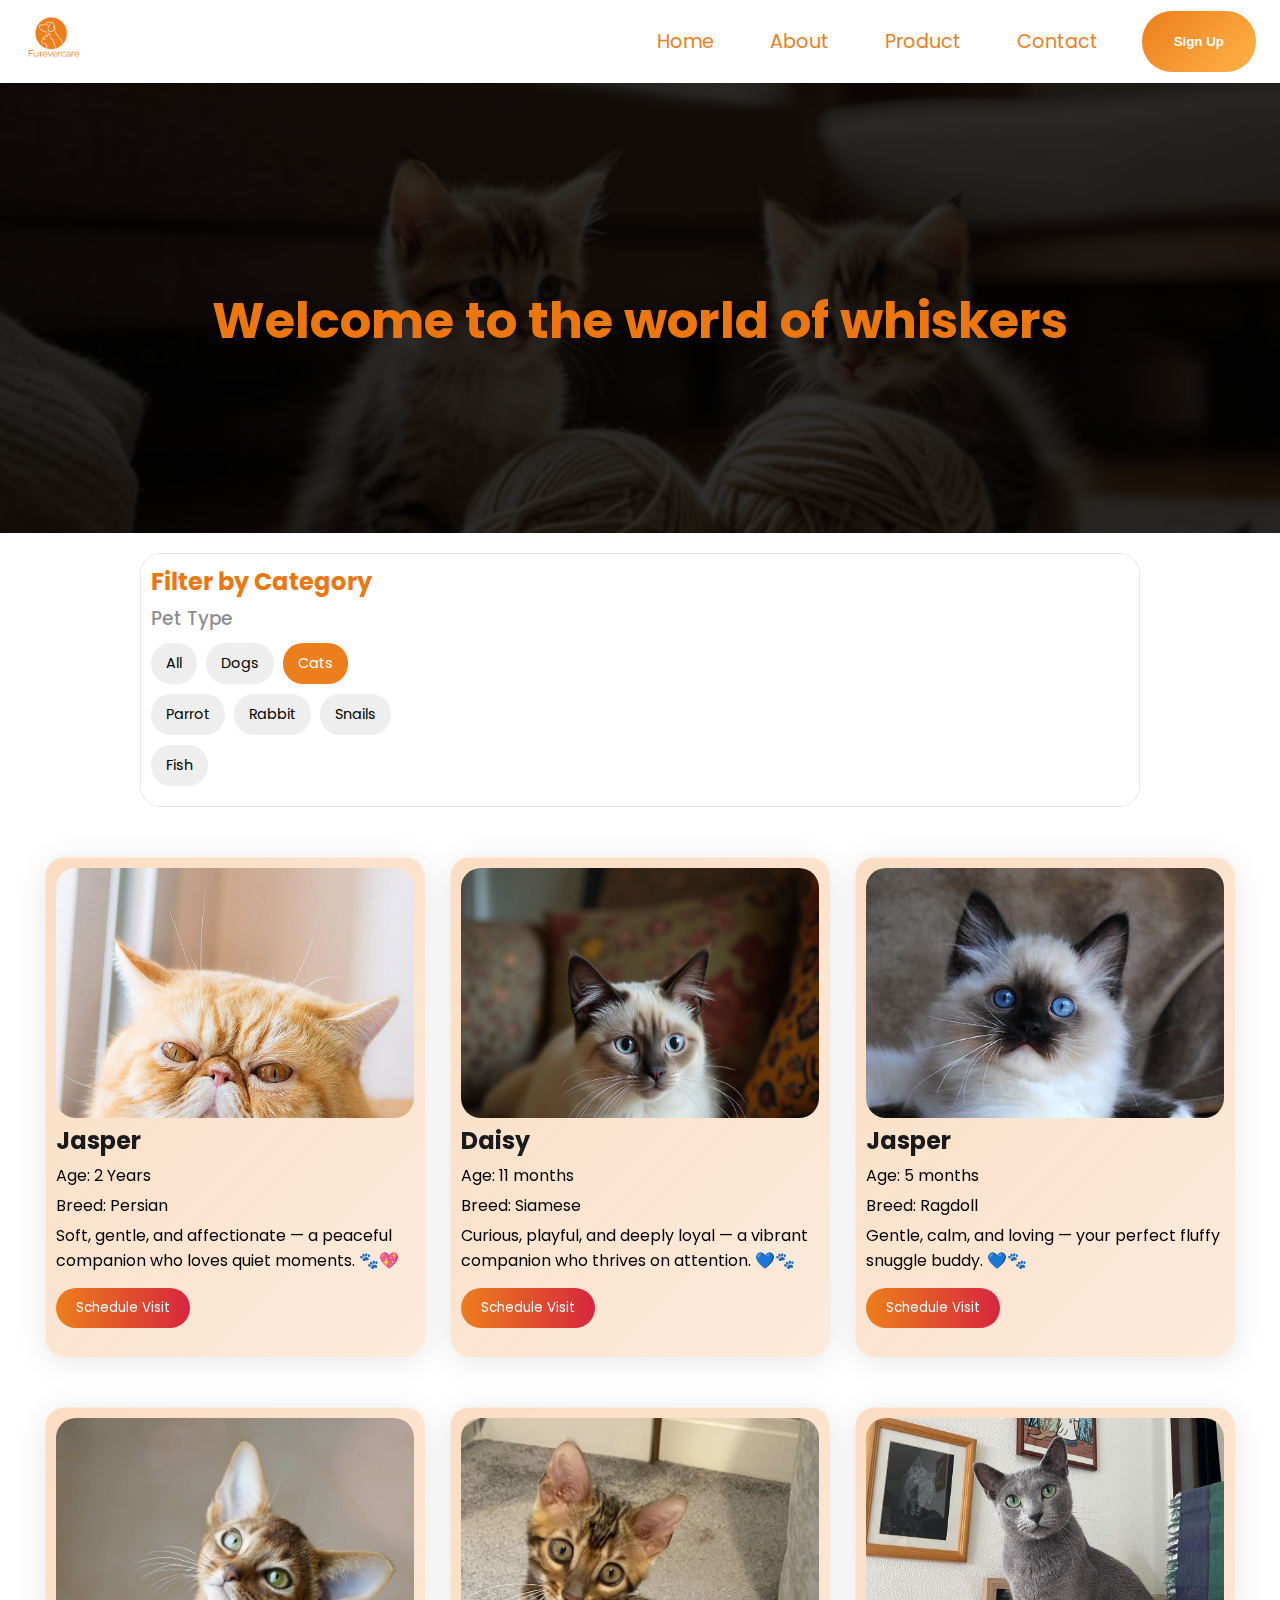
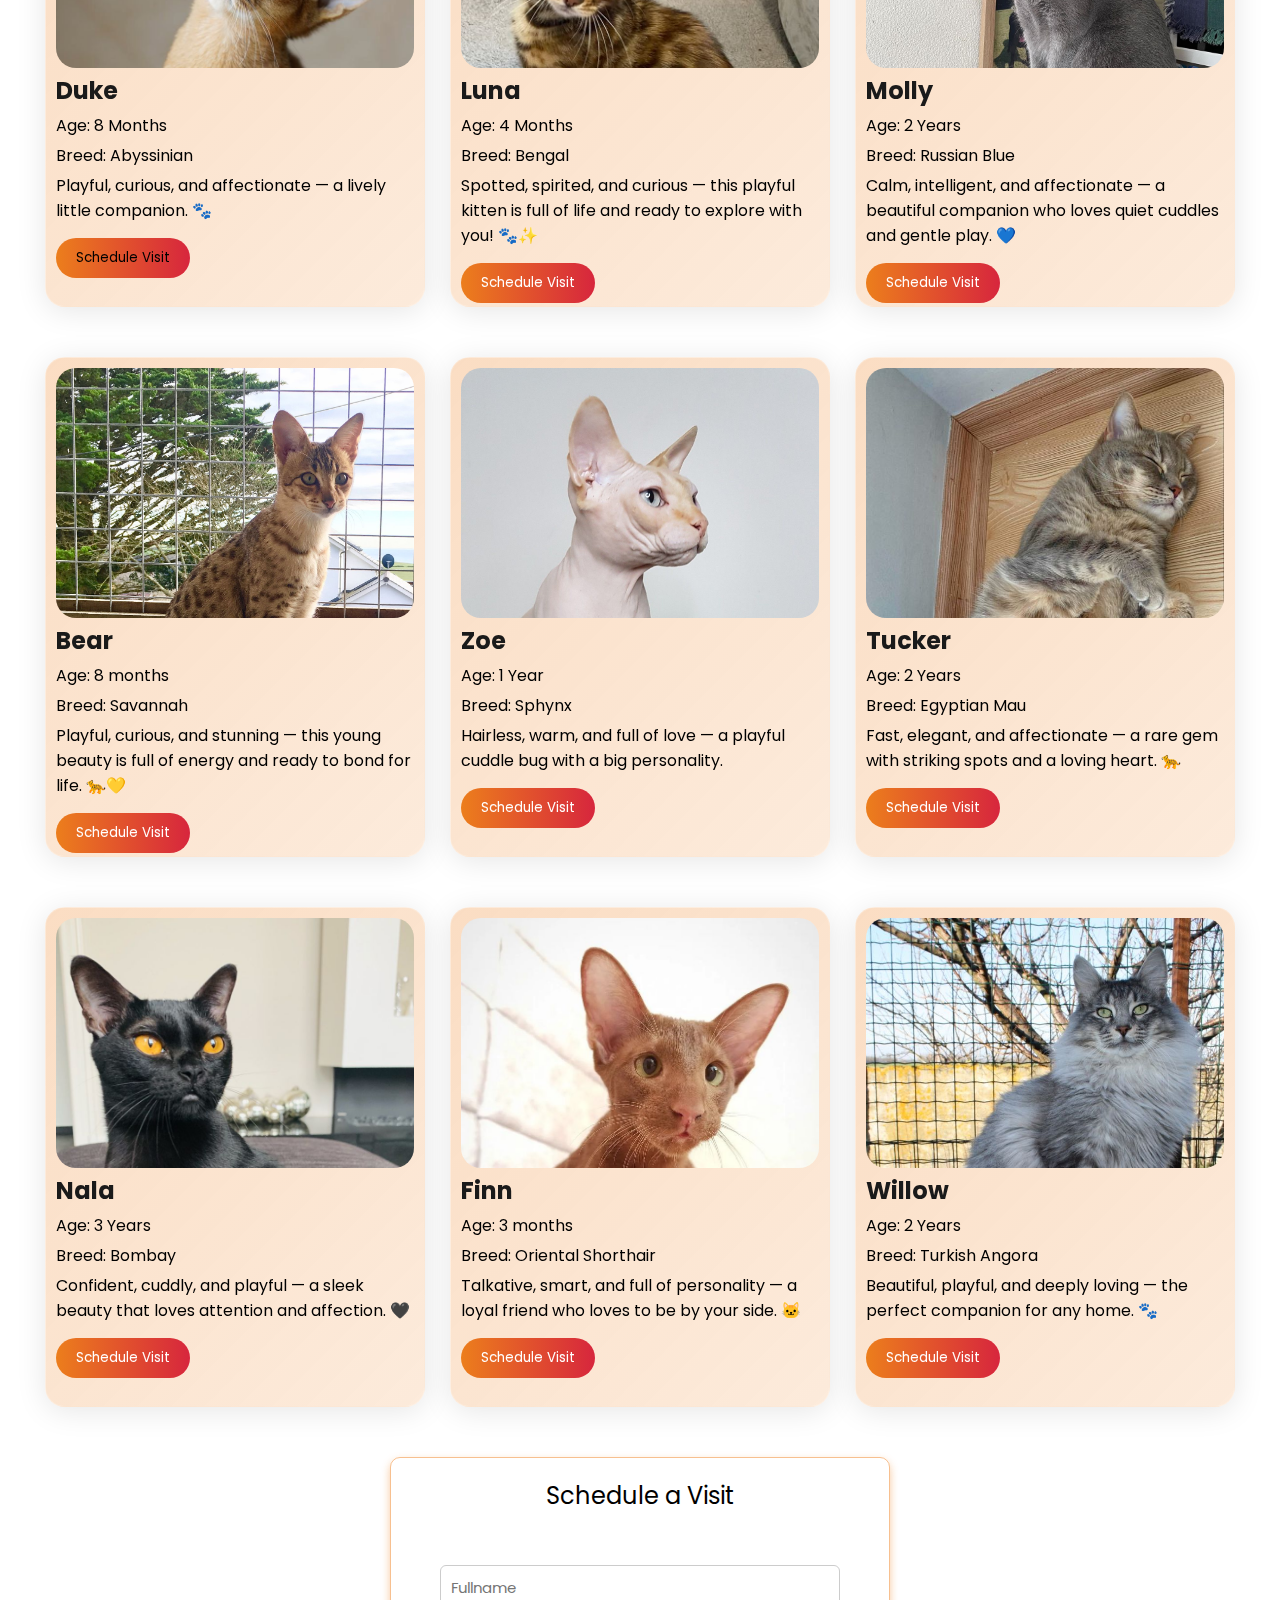
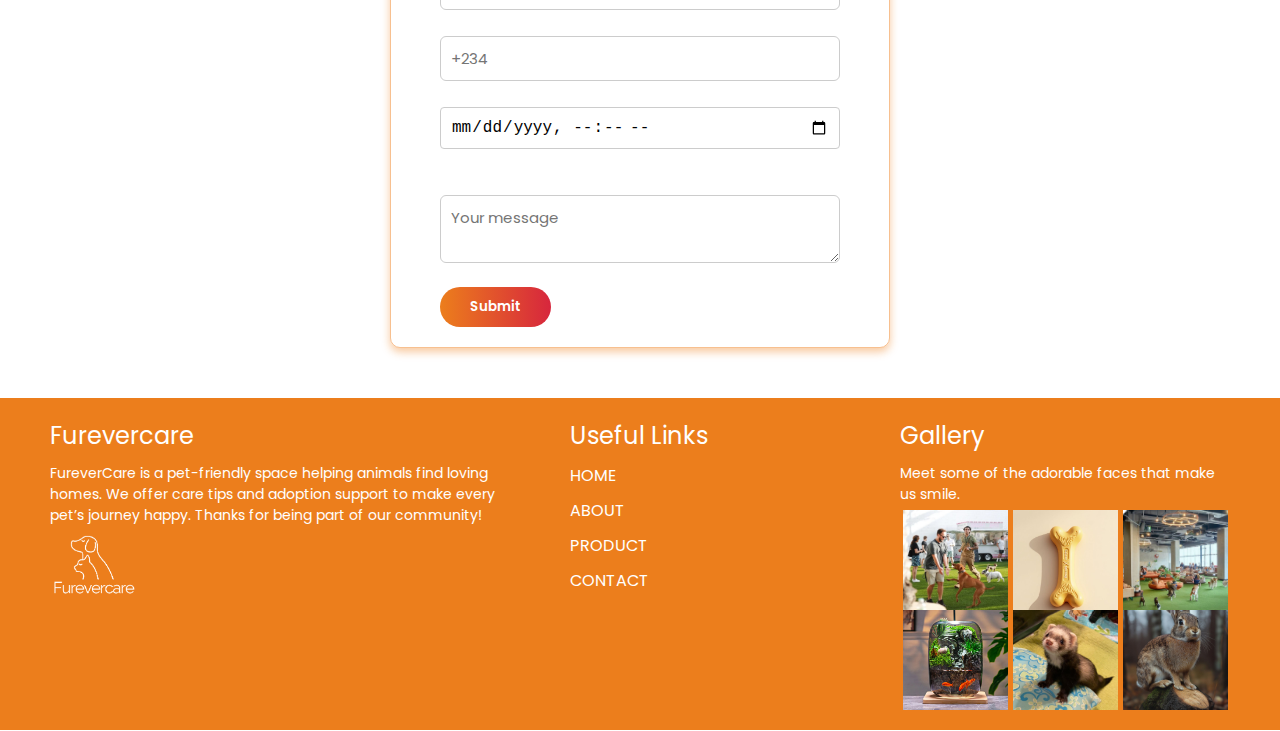
<file: cats.html>
<!DOCTYPE html>
<html lang="en">
<head>
    <meta charset="UTF-8">
    <meta name="viewport" content="width=device-width, initial-scale=1.0">
    <title>Document</title>
    <link rel="stylesheet" href="style.css">
</head>
<body>
    <nav class="nav__bar">
      <div class="logo" onclick="scrollToTop()">
        <a href="index.html"><img src="images/Furevercare.png" style="width: 60px; align-items: center; margin-top: 7px;"></a>
      </div>

      <a href="#" class="nav__hamburger">
        <span class="nav_hamburger_line"></span>
        <span class="nav_hamburger_line"></span>
        <span class="nav_hamburger_line"></span>
      </a>

      <div class="nav_links">
        <ul>
          <li class="nav_link"><a href="#"> Home</a></li>
          <li class="nav_link"><a href="#AboutSection"> About</a></li>
          <li class="nav_link"><a href="#productSection"> Product</a></li>
          <li class="nav_link"><a href="#formSection"> Contact</a></li>
        </ul>
        <button class="bot">
          <a href="signup.html">Sign Up</a>
        </button>
      </div>
    </nav> 

    <div class="cathero-image">
        <div class="cathero-image1">
           <h1>Welcome to the world of whiskers</h1>
        </div>
    </div>

    <!-- filter bt category styling starts -->
     <div class="filter-category">
         <div class="filter-container">
            <h2>Filter by Category</h2>

            <div class="the-pets">
               <div class="pet">
                  <h3>Pet Type</h3>
                  <div class="pet1">
                     <a href="index.html#all-button"><button class="filter-btn">All</button></a>
                     <a href="dogs.html#dog-button"><button class="filter-btn"><Data>Dogs</Data></button></a>
                     <button class="filter-btn active" id="cat-button" style="border: none;outline: none;">Cats</button>
                     <a href="parot.html#parot-button"><button class="filter-btn"><Data>Parrot</Data></button></a>
                     <a href="rabbit.html"><button class="filter-btn">Rabbit</button></a>
                     <button class="filter-btn">Snails</button>
                     <button class="filter-btn">Fish</button>
                  </div>
               </div>
               <!-- <div class="topics">
                  <h3>Topics</h3>
                  <div class="the-topics">
                     <button>All</button>
                     <button>Health & Wellness</button>
                     <button>Gromming</button>
                     <button>Nutrition</button>
                     <button>Training</button>
                  </div>
               </div> -->
            </div>
      
         </div>
    </div>



    <!-- filter bt category styling ends -->

    <div class="catcard-section">
       <div class="cat1">
         <div class="cat-image1"></div>
         <h2>Jasper</h2>
         <p>Age: 2 Years</p>
         <p>Breed: Persian</p>
         <p>Soft, gentle, and affectionate — a peaceful companion who loves quiet moments. 🐾💖</p>
         <a href="#schedule-form"><button>Schedule Visit</button></a>
       </div>

       <div class="cat2">
          <div class="cat-image2"></div>
          <h2>Daisy</h2>
          <p>Age: 11 months</p>
          <p>Breed: Siamese</p>
          <p>Curious, playful, and deeply loyal — a vibrant companion who thrives on attention. 💙🐾</p>
          <a href="#schedule-form"><button>Schedule Visit</button></a>
       </div>
       <div class="cat3">
          <div class="cat-image3"></div>
          <h2>Jasper</h2>
          <p>Age: 5 months</p>
          <p>Breed: Ragdoll</p>
          <p>Gentle, calm, and loving — your perfect fluffy snuggle buddy. 💙🐾</p>
          <a href="#schedule-form"><button>Schedule Visit</button></a>
       </div>
    </div>

    <div class="catcard-section1">
       <div class="cat4">
         <div class="cat-image4"></div>
         <h2>Duke</h2>
         <p>Age: 8 Months</p>
         <p>Breed: Abyssinian</p>
         <p>Playful, curious, and affectionate — a lively little companion. 🐾</p>
         <a href="#schedule-form"><button>Schedule Visit</button></a>
       </div>

       <div class="cat5">
          <div class="cat-image5"></div>
          <h2>Luna</h2>
          <p>Age: 4 Months</p>
          <p>Breed: Bengal</p>
          <p>Spotted, spirited, and curious — this playful kitten is full of life and ready to explore with you! 🐾✨</p>
          <a href="#schedule-form"><button>Schedule Visit</button></a>
       </div>
       <div class="cat6">
          <div class="cat-image6"></div>
          <h2>Molly</h2>
          <p>Age: 2 Years</p>
          <p>Breed: Russian Blue</p>
          <p>Calm, intelligent, and affectionate — a beautiful companion who loves quiet cuddles and gentle play. 💙</p>
          <a href="#schedule-form"><button>Schedule Visit</button></a>
       </div>
    </div>

    <div class="catcard-section2">
       <div class="cat7">
         <div class="cat-image7"></div>
         <h2>Bear</h2>
         <p>Age: 8 months</p>
         <p>Breed: Savannah</p>
         <p>Playful, curious, and stunning — this young beauty is full of energy and ready to bond for life. 🐆💛</p>
         <a href="#schedule-form"><button>Schedule Visit</button></a>
       </div>

       <div class="cat8">
          <div class="cat-image8"></div>
          <h2>Zoe</h2>
          <p>Age: 1 Year</p>
          <p>Breed: Sphynx</p>
          <p>Hairless, warm, and full of love — a playful cuddle bug with a big personality.</p>
          <a href="#schedule-form"><button>Schedule Visit</button></a>
       </div>
       <div class="cat9">
          <div class="cat-image9"></div>
          <h2>Tucker</h2>
          <p>Age: 2 Years</p>
          <p>Breed: Egyptian Mau</p>
          <p>Fast, elegant, and affectionate — a rare gem with striking spots and a loving heart. 🐆</p>
          <a href="#schedule-form"><button>Schedule Visit</button></a>
       </div>
    </div>

    <div class="catcard-section3">
       <div class="cat10">
         <div class="cat-image10"></div>
         <h2>Nala</h2>
         <p>Age: 3 Years</p>
         <p>Breed: Bombay</p>
         <p>Confident, cuddly, and playful — a sleek beauty that loves attention and affection. 🖤</p>
         <a href="#schedule-form"><button>Schedule Visit</button></a>
       </div>

       <div class="cat11">
          <div class="cat-image11"></div>
          <h2>Finn</h2>
          <p>Age: 3 months</p>
          <p>Breed: Oriental Shorthair</p>
          <p>Talkative, smart, and full of personality — a loyal friend who loves to be by your side. 🐱</p>
          <a href="#schedule-form"><button>Schedule Visit</button></a>
       </div>
       <div class="cat12">
          <div class="cat-image12"></div>
          <h2>Willow</h2>
          <p>Age: 2 Years</p>
          <p>Breed: Turkish Angora</p>
          <p>Beautiful, playful, and deeply loving — the perfect companion for any home. 🐾</p>
          <a href="#schedule-form"><button>Schedule Visit</button></a>
       </div>
    </div>

    <div class="schedule-form" id="schedule-form">
      <div class="schedule-formcontainer">
            <form action="" class="secondform">
               <h2>Schedule a Visit</h2>

               <label for="text">Fullname</label>
               <input type="text" placeholder="Fullname" required>

               <!-- <label for="phone">Phone</label> -->
               <input type="tel" placeholder="+234" required>

               <!-- <label for="visit-datetime">Select Date & Time:</label> -->
               <input type="datetime-local" id="visit-datetime" name="visit-datetime" required>

               <label for="message">Message</label>
               <textarea name="message" id="" placeholder="Your message"></textarea>
               <button class="sbt-btn">Submit</button>
            </form>
       </div>
    </div>

    <div class="footer" style="margin-top: 50px;">
        <div class="footer1">
          <h2>Furevercare</h2>
          <p>
            FureverCare is a pet-friendly space helping animals find loving
            homes. We offer care tips and adoption support to make every pet’s
            journey happy. Thanks for being part of our community!
          </p>
          <!-- <div class="footer-icons">
            <i class="fa-brands fa-instagram"></i>
            <i class="fa-brands fa-facebook"></i>
            <i class="fa-brands fa-linkedin"></i>
            <i class="fa-brands fa-x-twitter"></i>
          </div> -->
          <div class="footer-logo">
             <img src="images/furever-logo.png" alt="" style="width: 100px; padding-top: 5px;">
          </div>
        </div>
        <div class="footer2">
          <h2>Useful Links</h2>
          <p><a href="">HOME</a></p>
          <p><a href="">ABOUT</a></p>
          <p><a href="">PRODUCT</a></p>
          <p><a href="">CONTACT</a></p>
          <p></p>
          <p></p>
          <p></p>
        </div>

        <div class="footer3">
          <h2>Gallery</h2>
          <p>Meet some of the adorable faces that make us smile.</p>
          <div class="gallery">
             <div class="gallery1"></div>
             <div class="gallery2"></div>
             <div class="gallery3"></div>
          </div>

          <div class="new-gallery">
             <div class="new-gallery1"></div>
             <div class="new-gallery2"></div>
             <div class="new-gallery3"></div>
          </div>
        </div>
      </div>
</body>
</html>
</file>
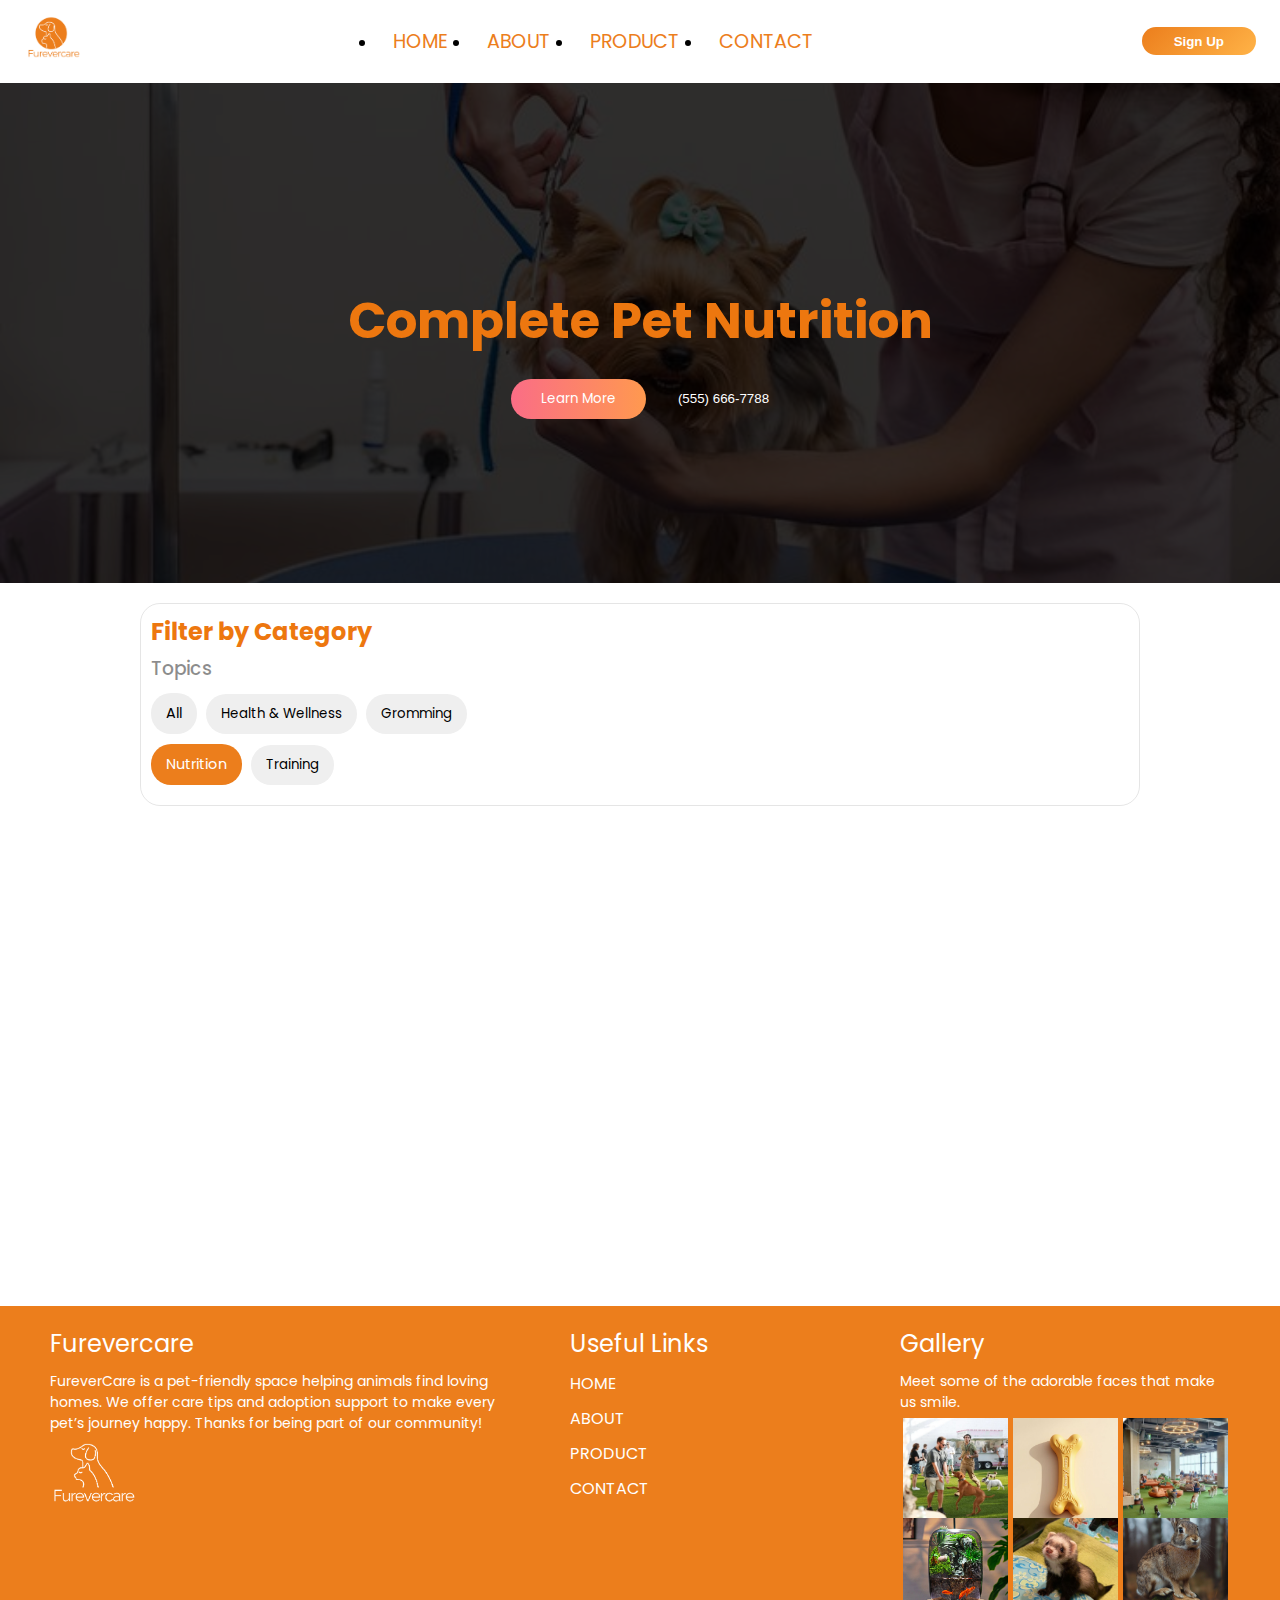
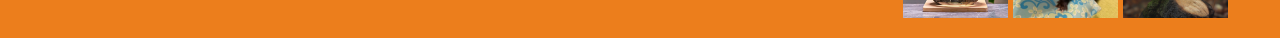
<file: nutrition.html>
<!DOCTYPE html>
<html lang="en">
<head>
    <meta charset="UTF-8">
    <meta name="viewport" content="width=device-width, initial-scale=1.0">
    <title>Document</title>
    <link rel="stylesheet" href="style.css">
    <link href="https://unpkg.com/aos@2.3.1/dist/aos.css" rel="stylesheet">
</head>
<body>
    <nav class="nav__bar">
      <div class="logo">
        <a href="index.html"><img src="images/Furevercare.png" style="width: 60px; align-items: center; margin-top: 7px;"></a>
      </div>
      <ul class="nav_links">
        <li class="nav_link"><a href="#"> HOME</a></li>
        <li class="nav_link"><a href="#AboutSection"> ABOUT</a></li>
        <li class="nav_link"><a href="#productSection"> PRODUCT</a></li>
        <li class="nav_link"><a href="#formSection"> CONTACT</a></li>
      </ul>
      <button class="bot">
        <a href="signup.html">Sign Up</a>
      </button>
      <a href="#" class="nav__hamburger">
        <span class="nav_hamburger_line"></span>
        <span class="nav_hamburger_line"></span>
        <span class="nav_hamburger_line"></span>
      </a>
    </nav>

    <div class="hero-image">
        <div class="gromhero-image1">
           <h1>Complete Pet Nutrition</h1>
           <div class="grooming-btn">
              <button class="groom-btn1">Learn More</button>
              <button class="grooming-btn2"><i class="fa-solid fa-phone"></i>(555) 666-7788</button>
           </div>
        </div>
    </div>

    <div class="filter-category">
         <div class="filter-container">
            <h2>Filter by Category</h2>

            <div class="the-pets">
              <div class="topics">
                  <h3>Topics</h3>
                  <div class="the-topics">
                     <a href="index.html#topcall-btn"><button class="filter-btn">All</button></a>
                     <a href="wellness.html#wellness-btn"><button>Health & Wellness</button></a>
                     <a href="grooming.html#grom-btn"><button>Gromming</button></a>
                     <button class="filter-btn active" id="nutri-btn" style="border: none; outline: none;">Nutrition</button>
                     <a href="training.html#train-btn"><button>Training</button></a>
                  </div>
               </div>
            </div>
         </div>
    </div>

    <div class="nutition" data-aos="fade-up"
     data-aos-duration="1000">
        <div class="dod-nutrition">
           <div class="dog-flex">
             <div class="dognutri-img1"></div>
           </div>
           <div class="dognuti-btn">
             <button>Dog Nuritional Needs</button>
           </div>
        </div>

        <div class="cat-nutrition">
           <div class="cat-flex">
             <div class="catnutri-img1"></div>
           </div>
           <div class="catnutri-btn">
             <button>Cat Nuritional Needs</button>
           </div>
        </div>

        <div class="parrot-nutrition">
           <div class="par-flex">
             <div class="parrotnutri-img1"></div>
           </div>
           <div class="parrotnutri-btn">
             <button>Parrot Nuritional Needs</button>
           </div>
        </div>
    </div>

    <div class="footer" style="margin-top: 50px;">
        <div class="footer1">
          <h2>Furevercare</h2>
          <p>
            FureverCare is a pet-friendly space helping animals find loving
            homes. We offer care tips and adoption support to make every pet’s
            journey happy. Thanks for being part of our community!
          </p>
          <!-- <div class="footer-icons">
            <i class="fa-brands fa-instagram"></i>
            <i class="fa-brands fa-facebook"></i>
            <i class="fa-brands fa-linkedin"></i>
            <i class="fa-brands fa-x-twitter"></i>
          </div> -->
          <div class="footer-logo">
             <img src="images/furever-logo.png" alt="" style="width: 100px; padding-top: 5px;">
          </div>
        </div>
        <div class="footer2">
          <h2>Useful Links</h2>
          <p><a href="">HOME</a></p>
          <p><a href="">ABOUT</a></p>
          <p><a href="">PRODUCT</a></p>
          <p><a href="">CONTACT</a></p>
          <p></p>
          <p></p>
          <p></p>
        </div>

        <div class="footer3">
          <h2>Gallery</h2>
          <p>Meet some of the adorable faces that make us smile.</p>
          <div class="gallery">
             <div class="gallery1"></div>
             <div class="gallery2"></div>
             <div class="gallery3"></div>
          </div>

          <div class="new-gallery">
             <div class="new-gallery1"></div>
             <div class="new-gallery2"></div>
             <div class="new-gallery3"></div>
          </div>
        </div>
      </div>

      <script src="https://unpkg.com/aos@2.3.1/dist/aos.js"></script>
      <script>
      AOS.init();
      </script>
</body>
</html>
</file>
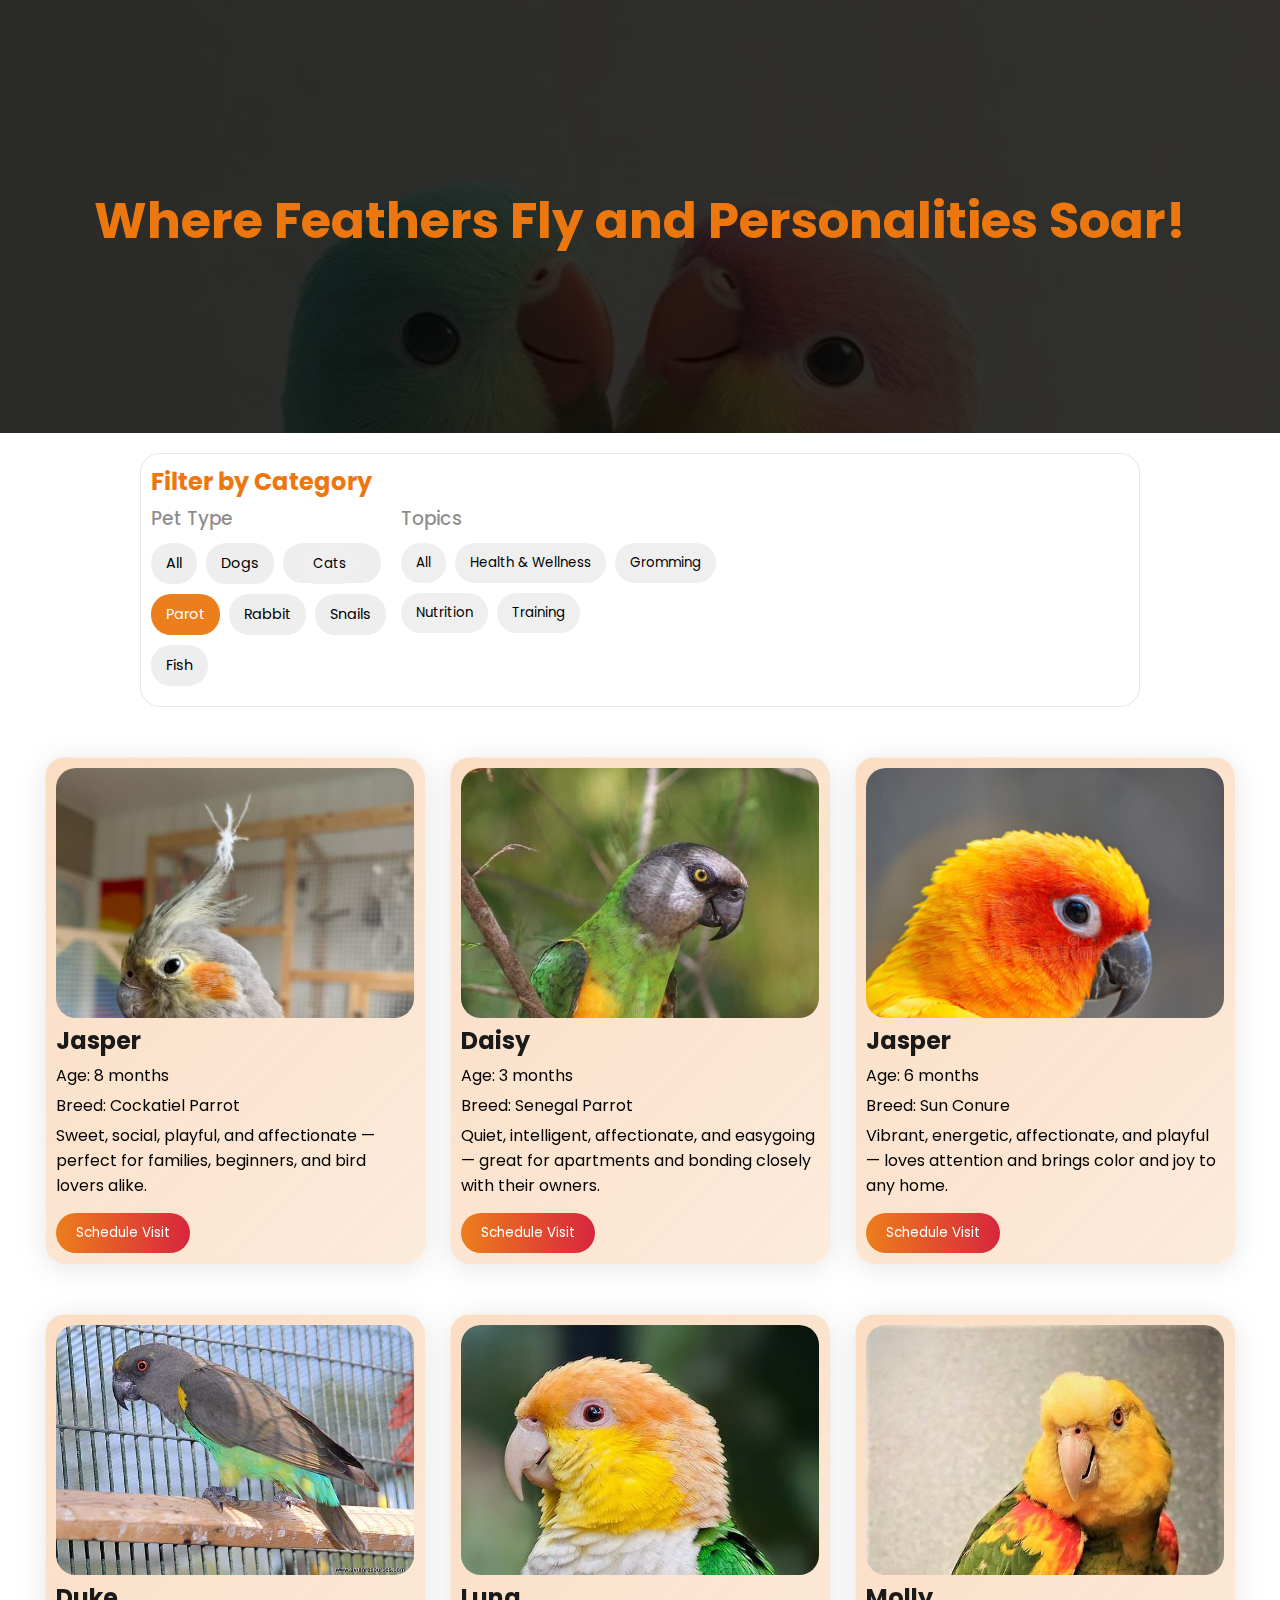
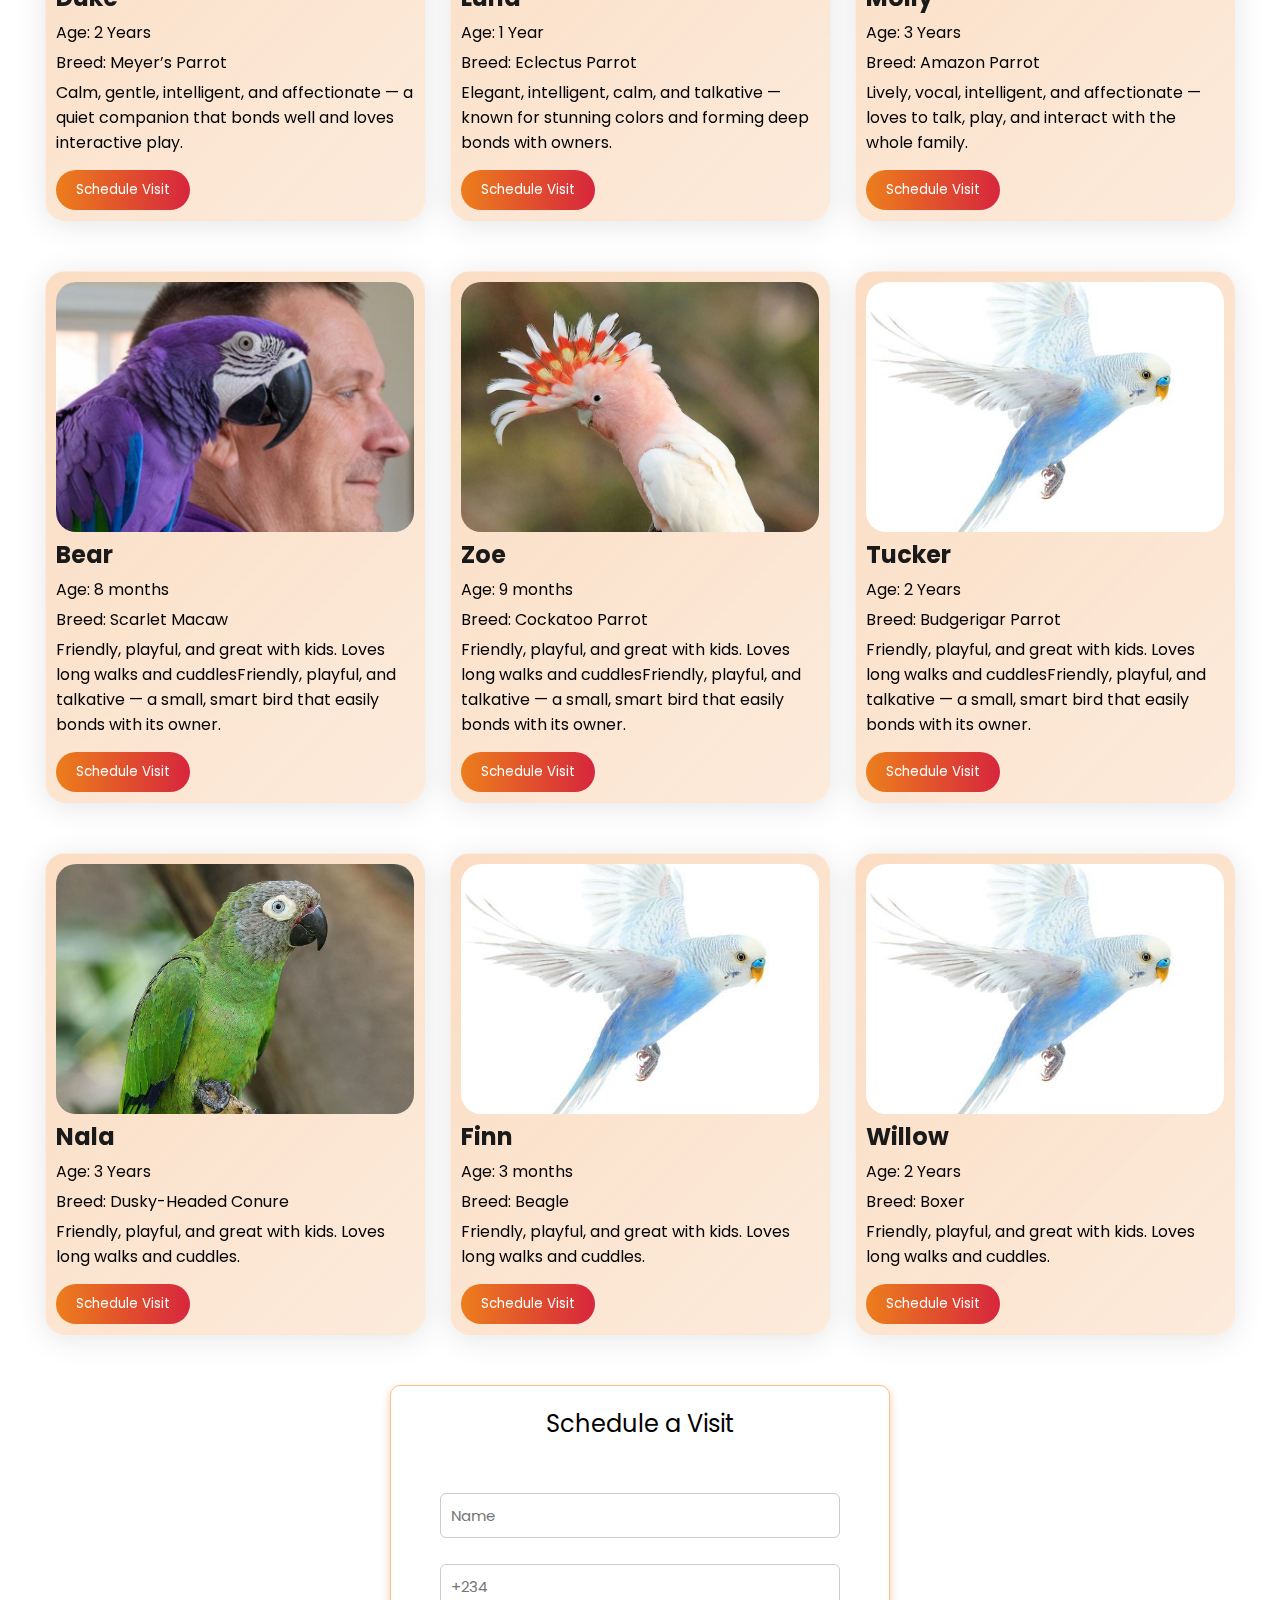
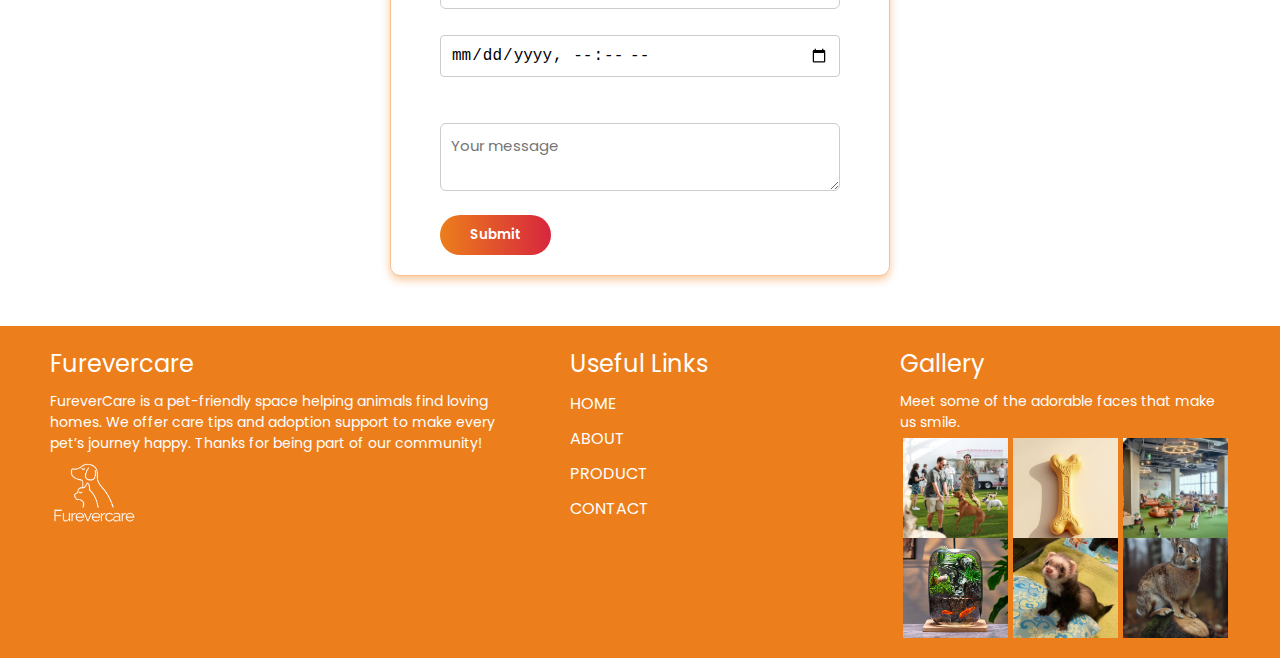
<file: parot.html>
<!DOCTYPE html>
<html lang="en">
<head>
    <meta charset="UTF-8">
    <meta name="viewport" content="width=device-width, initial-scale=1.0">
    <title>Document</title>
    <link rel="stylesheet" href="style.css">
</head>
<body>
    <nav class="nav__bar">
      <div class="logo">
        <img src="images/Furevercare.png" style="width: 60px; align-items: center; margin-top: 7px;">
      </div>
      <ul class="nav_links">
        <li class="nav_link"><a href="#"> HOME</a></li>
        <li class="nav_link"><a href="#AboutSection"> ABOUT</a></li>
        <li class="nav_link"><a href="#productSection"> PRODUCT</a></li>
        <li class="nav_link"><a href="#formSection"> CONTACT</a></li>
      </ul>
      <button class="bot">
        <a href="signup.html">Sign Up</a>
      </button>
      <a href="#" class="nav__hamburger">
        <span class="nav_hamburger_line"></span>
        <span class="nav_hamburger_line"></span>
        <span class="nav_hamburger_line"></span>
      </a>
    </nav>

    <div class="parothero-image">
        <div class="parothero-image1">
           <h1>Where Feathers Fly and Personalities Soar!</h1>
        </div>
    </div>

    <!-- filter by category styling starts -->
     <div class="filter-category">
         <div class="filter-container">
            <h2>Filter by Category</h2>

            <div class="the-pets">
               <div class="pet">
                  <h3>Pet Type</h3>
                  <div class="pet1">
                     <a href="index.html#all-button"><button class="filter-btn">All</button></a>
                     <a href="dogs.html#dog-button"><button class="filter-btn"><Data>Dogs</Data></button></a>
                     <a href="cats.html#cat-button" class="filter-btn"><button>Cats</button></a>
                     <button class="filter-btn active" id="parot-button" style="border: none; outline: none;">Parot</button>
                     <a href="rabbit.html#rabbit-button"><button class="filter-btn">Rabbit</button></a>
                     <button class="filter-btn">Snails</button>
                     <button class="filter-btn">Fish</button>
                  </div>
               </div>
               <div class="topics">
                  <h3>Topics</h3>
                  <div class="the-topics">
                     <button>All</button>
                     <button>Health & Wellness</button>
                     <button>Gromming</button>
                     <button>Nutrition</button>
                     <button>Training</button>
                  </div>
               </div>
            </div>
      
         </div>
    </div>
    <!-- filter by category styling ends -->

    <div class="parotcard-section">
       <div class="parot1">
         <div class="parot-image1"></div>
         <h2>Jasper</h2>
         <p>Age: 8 months</p>
         <p>Breed: Cockatiel Parrot</p>
         <p>Sweet, social, playful, and affectionate — perfect for families, beginners, and bird lovers alike.</p>
         <a href="#schedule-form"><button>Schedule Visit</button></a>
       </div>

       <div class="parot2">
          <div class="parot-image2"></div>
          <h2>Daisy</h2>
          <p>Age: 3 months</p>
          <p>Breed: Senegal Parrot</p>
          <p>Quiet, intelligent, affectionate, and easygoing — great for apartments and bonding closely with their owners.</p>
          <a href="#schedule-form"><button>Schedule Visit</button></a>
       </div>
       <div class="parot3">
          <div class="parot-image3"></div>
          <h2>Jasper</h2>
          <p>Age: 6 months</p>
          <p>Breed: Sun Conure</p>
          <p>Vibrant, energetic, affectionate, and playful — loves attention and brings color and joy to any home.</p>
          <a href="#schedule-form"><button>Schedule Visit</button></a>
       </div>
    </div>

    <div class="parotcard-section1">
       <div class="parot4">
         <div class="parot-image4"></div>
         <h2>Duke</h2>
         <p>Age: 2 Years</p>
         <p>Breed: Meyer’s Parrot</p>
         <p>Calm, gentle, intelligent, and affectionate — a quiet companion that bonds well and loves interactive play.</p>
         <a href="#schedule-form"><button>Schedule Visit</button></a>
       </div>

       <div class="parot5">
          <div class="parot-image5"></div>
          <h2>Luna</h2>
          <p>Age: 1 Year</p>
          <p>Breed: Eclectus Parrot</p>
          <p>Elegant, intelligent, calm, and talkative — known for stunning colors and forming deep bonds with owners.</p>
          <a href="#schedule-form"><button>Schedule Visit</button></a>
       </div>
       <div class="parot6">
          <div class="parot-image6"></div>
          <h2>Molly</h2>
          <p>Age: 3 Years</p>
          <p>Breed: Amazon Parrot</p>
          <p>Lively, vocal, intelligent, and affectionate — loves to talk, play, and interact with the whole family.</p>
          <a href="#schedule-form"><button>Schedule Visit</button></a>
       </div>
    </div>

    <div class="parotcard-section2">
       <div class="parot7">
         <div class="parot-image7"></div>
         <h2>Bear</h2>
         <p>Age: 8 months</p>
         <p>Breed: Scarlet Macaw</p>
         <p>Friendly, playful, and great with kids. Loves long walks and cuddlesFriendly, playful, and talkative — a small, smart bird that easily bonds with its owner.</p>
         <a href="#schedule-form"><button>Schedule Visit</button></a>
       </div>

       <div class="parot8">
          <div class="parot-image8"></div>
          <h2>Zoe</h2>
          <p>Age: 9 months</p>
          <p>Breed: Cockatoo Parrot</p>
          <p>Friendly, playful, and great with kids. Loves long walks and cuddlesFriendly, playful, and talkative — a small, smart bird that easily bonds with its owner.</p>
          <a href="#schedule-form"><button>Schedule Visit</button></a>
       </div>
       <div class="parot9">
          <div class="parot-image9"></div>
          <h2>Tucker</h2>
          <p>Age: 2 Years</p>
          <p>Breed: Budgerigar Parrot</p>
          <p>Friendly, playful, and great with kids. Loves long walks and cuddlesFriendly, playful, and talkative — a small, smart bird that easily bonds with its owner.</p>
          <a href="#schedule-form"><button>Schedule Visit</button></a>
       </div>
    </div>

    <div class="parotcard-section3">
       <div class="parot10">
         <div class="parot-image10"></div>
         <h2>Nala</h2>
         <p>Age: 3 Years</p>
         <p>Breed: Dusky-Headed Conure</p>
         <p>Friendly, playful, and great with kids. Loves long walks and cuddles.</p>
         <a href="#schedule-form"><button>Schedule Visit</button></a>
       </div>

       <div class="parot11">
          <div class="parot-image11"></div>
          <h2>Finn</h2>
          <p>Age: 3 months</p>
          <p>Breed: Beagle</p>
          <p>Friendly, playful, and great with kids. Loves long walks and cuddles.</p>
          <a href="#schedule-form"><button>Schedule Visit</button></a>
       </div>
       <div class="parot12">
          <div class="parot-image12"></div>
          <h2>Willow</h2>
          <p>Age: 2 Years</p>
          <p>Breed: Boxer</p>
          <p>Friendly, playful, and great with kids. Loves long walks and cuddles.</p>
          <a href="#schedule-form"><button>Schedule Visit</button></a>
       </div>
    </div>

    <div class="schedule-form" id="schedule-form">
      <div class="schedule-formcontainer">
            <form action="" class="secondform">
               <h2>Schedule a Visit</h2>

               <label for="text">Fullname</label>
               <input type="text" placeholder="Name" required>

               <!-- <label for="phone">Phone</label> -->
               <input type="tel" placeholder="+234" required>

               <!-- <label for="visit-datetime">Select Date & Time:</label> -->
               <input type="datetime-local" id="visit-datetime" name="visit-datetime" required>

               <label for="message">Message</label>
               <textarea name="message" id="" placeholder="Your message"></textarea>
               <button class="sbt-btn">Submit</button>
            </form>
       </div>
    </div>

    <div class="footer" style="margin-top: 50px;">
        <div class="footer1">
          <h2>Furevercare</h2>
          <p>
            FureverCare is a pet-friendly space helping animals find loving
            homes. We offer care tips and adoption support to make every pet’s
            journey happy. Thanks for being part of our community!
          </p>
          <!-- <div class="footer-icons">
            <i class="fa-brands fa-instagram"></i>
            <i class="fa-brands fa-facebook"></i>
            <i class="fa-brands fa-linkedin"></i>
            <i class="fa-brands fa-x-twitter"></i>
          </div> -->
          <div class="footer-logo">
             <img src="images/furever-logo.png" alt="" style="width: 100px; padding-top: 5px;">
          </div>
        </div>
        <div class="footer2">
          <h2>Useful Links</h2>
          <p><a href="">HOME</a></p>
          <p><a href="">ABOUT</a></p>
          <p><a href="">PRODUCT</a></p>
          <p><a href="">CONTACT</a></p>
          <p></p>
          <p></p>
          <p></p>
        </div>

        <div class="footer3">
          <h2>Gallery</h2>
          <p>Meet some of the adorable faces that make us smile.</p>
          <div class="gallery">
             <div class="gallery1"></div>
             <div class="gallery2"></div>
             <div class="gallery3"></div>
          </div>

          <div class="new-gallery">
             <div class="new-gallery1"></div>
             <div class="new-gallery2"></div>
             <div class="new-gallery3"></div>
          </div>
        </div>
      </div>
</body>
</html>
</file>
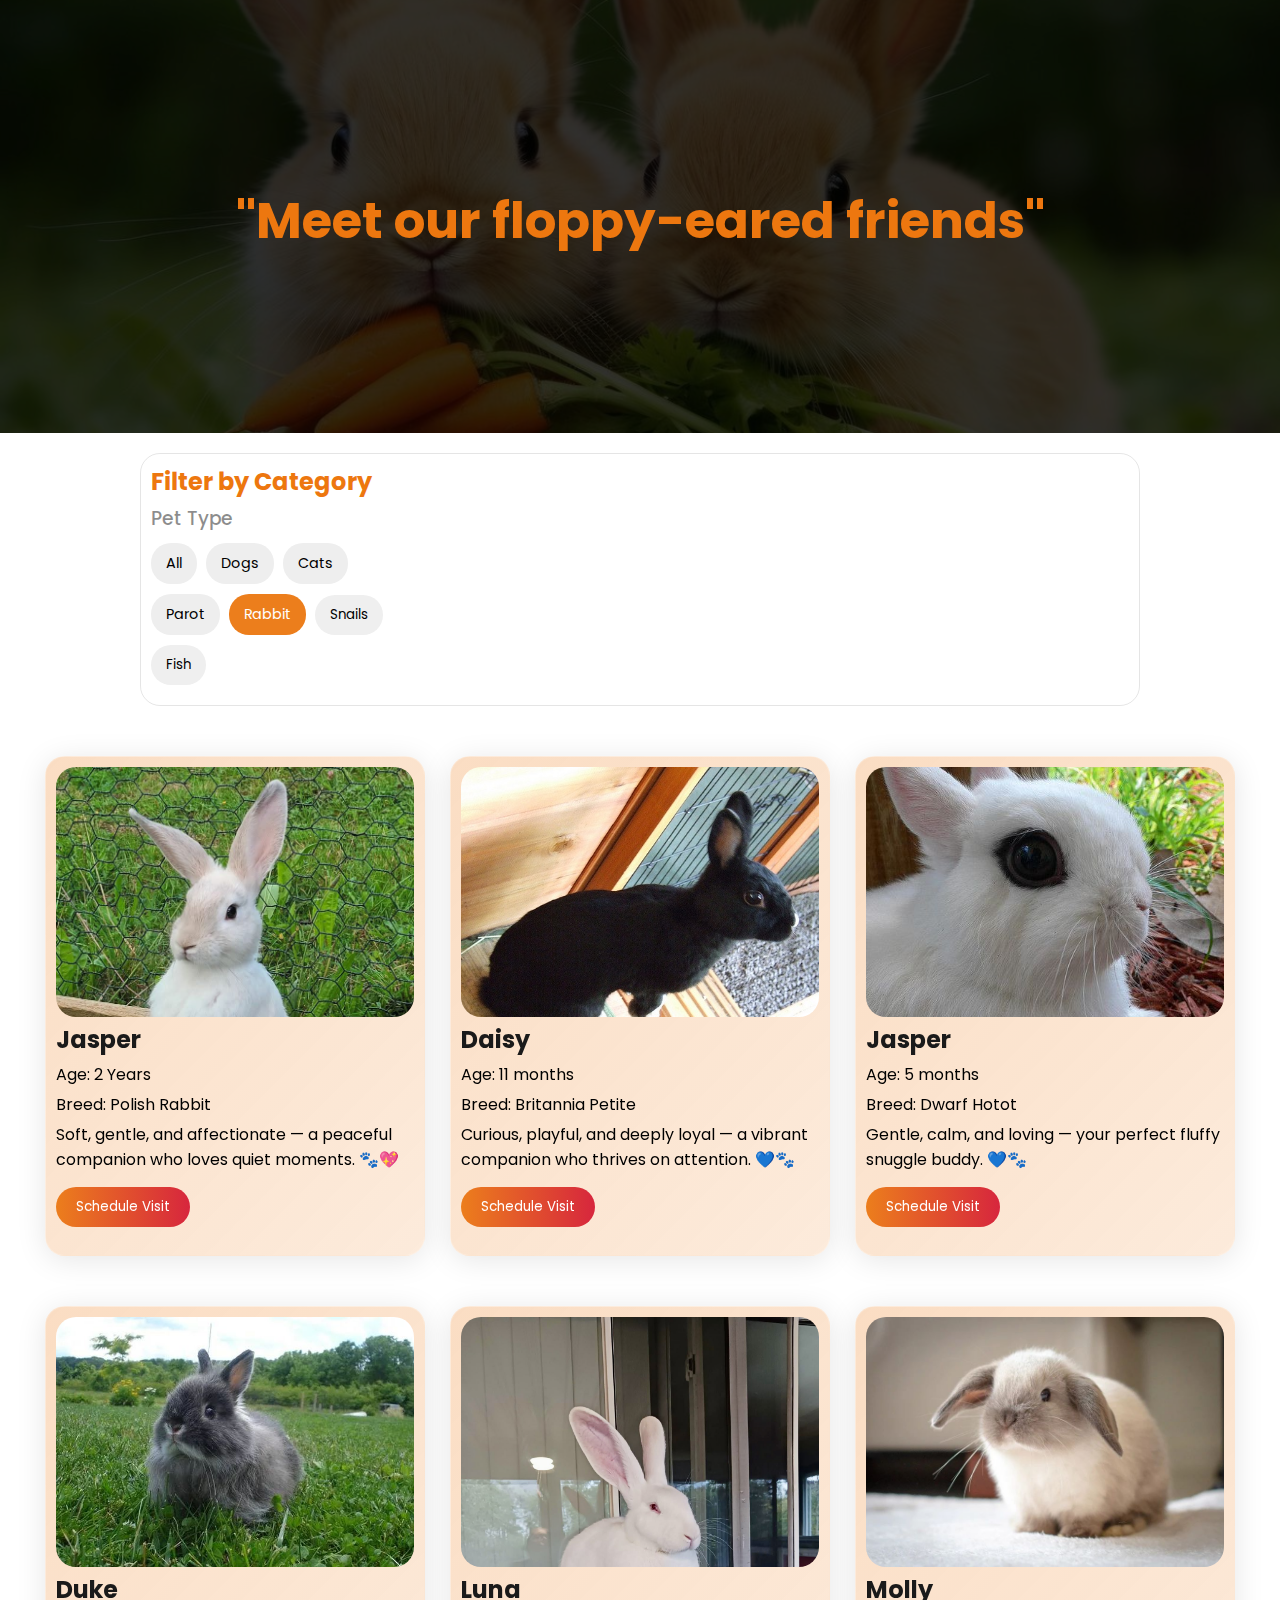
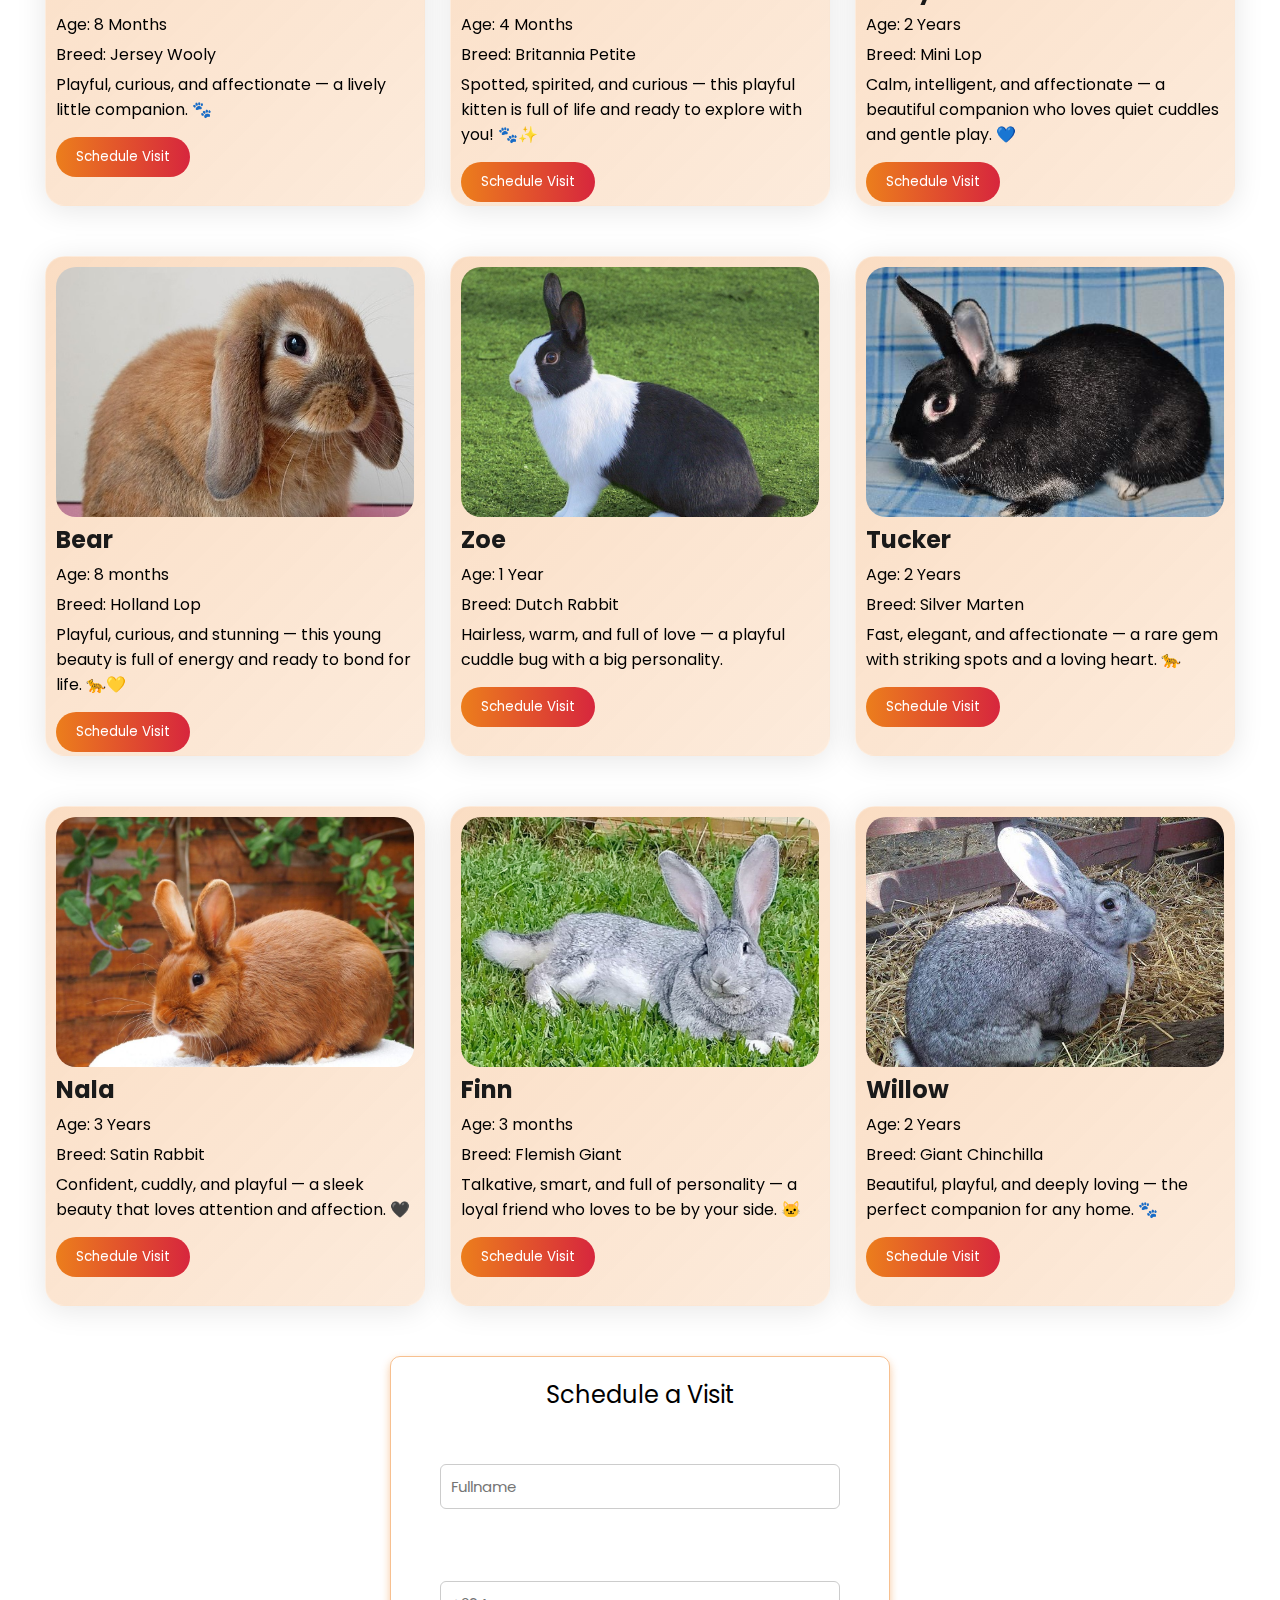
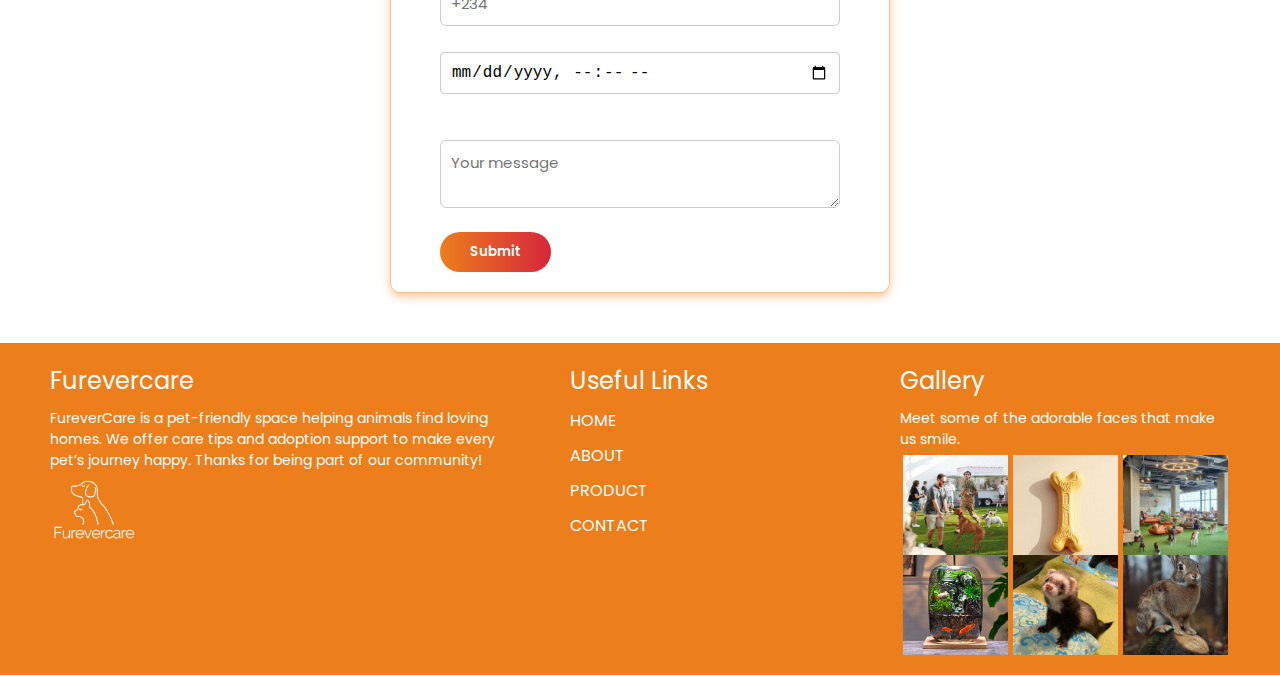
<file: rabbit.html>
<!DOCTYPE html>
<html lang="en">
<head>
    <meta charset="UTF-8">
    <meta name="viewport" content="width=device-width, initial-scale=1.0">
    <title>Document</title>
    <link rel="stylesheet" href="style.css">
</head>
<body>
    <nav class="nav__bar">
      <div class="logo">
        <a href="index.html"><img src="images/Furevercare.png" style="width: 60px; align-items: center; margin-top: 7px;"></a>
      </div>
      <ul class="nav_links">
        <li class="nav_link"><a href="#"> HOME</a></li>
        <li class="nav_link"><a href="#AboutSection"> ABOUT</a></li>
        <li class="nav_link"><a href="#productSection"> PRODUCT</a></li>
        <li class="nav_link"><a href="#formSection"> CONTACT</a></li>
      </ul>
      <button class="bot">
        <a href="signup.html">Sign Up</a>
      </button>
      <a href="#" class="nav__hamburger">
        <span class="nav_hamburger_line"></span>
        <span class="nav_hamburger_line"></span>
        <span class="nav_hamburger_line"></span>
      </a>
    </nav>

    <div class="rabbithero-image">
        <div class="rabbithero-image1">
           <h1>"Meet our floppy-eared friends"</h1>
        </div>
    </div>

    <div class="filter-category">
         <div class="filter-container">
            <h2>Filter by Category</h2>

            <div class="the-pets">
               <div class="pet">
                  <h3>Pet Type</h3>
                  <div class="pet1">
                     <a href="index.html#all-button"><button class="filter-btn">All</button></a>
                     <a href="dogs.html#dog-button"><button class="filter-btn"><Data>Dogs</Data></button></a>
                     <a href="cats.html#cat-button"><button class="filter-btn">Cats</button></a>
                     <a href="parot.html#parot-button"><button class="filter-btn">Parot</button></a>
                     <button class="filter-btn active" id="rabbit-button" style="border: none; outline: none;">Rabbit</button>
                     <button>Snails</button>
                     <button>Fish</button>
                  </div>
               </div>
               <!-- <div class="topics">
                  <h3>Topics</h3>
                  <div class="the-topics">
                     <button>All</button>
                     <button>Health & Wellness</button>
                     <button>Gromming</button>
                     <button>Nutrition</button>
                     <button>Training</button>
                  </div>
               </div> -->
            </div>
      
         </div>
    </div>

    <div class="rabbitcard-section">
       <div class="rabbit1">
         <div class="rabbit-image1"></div>
         <h2>Jasper</h2>
         <p>Age: 2 Years</p>
         <p>Breed: Polish Rabbit</p>
         <p>Soft, gentle, and affectionate — a peaceful companion who loves quiet moments. 🐾💖</p>
         <a href="#schedule-form"><button>Schedule Visit</button></a>
       </div>

       <div class="rabbit2">
          <div class="rabbit-image2"></div>
          <h2>Daisy</h2>
          <p>Age: 11 months</p>
          <p>Breed: Britannia Petite</p>
          <p>Curious, playful, and deeply loyal — a vibrant companion who thrives on attention. 💙🐾</p>
          <a href="#schedule-form"><button>Schedule Visit</button></a>
       </div>
       <div class="rabbit3">
          <div class="rabbit-image3"></div>
          <h2>Jasper</h2>
          <p>Age: 5 months</p>
          <p>Breed: Dwarf Hotot</p>
          <p>Gentle, calm, and loving — your perfect fluffy snuggle buddy. 💙🐾</p>
          <a href="#schedule-form"><button>Schedule Visit</button></a>
       </div>
    </div>

    <div class="rabbitcard-section1">
       <div class="rabbit4">
         <div class="rabbit-image4"></div>
         <h2>Duke</h2>
         <p>Age: 8 Months</p>
         <p>Breed: Jersey Wooly</p>
         <p>Playful, curious, and affectionate — a lively little companion. 🐾</p>
         <a href="#schedule-form"><button>Schedule Visit</button></a>
       </div>

       <div class="rabbit5">
          <div class="rabbit-image5"></div>
          <h2>Luna</h2>
          <p>Age: 4 Months</p>
          <p>Breed: Britannia Petite</p>
          <p>Spotted, spirited, and curious — this playful kitten is full of life and ready to explore with you! 🐾✨</p>
          <a href="#schedule-form"><button>Schedule Visit</button></a>
       </div>
       <div class="rabbit6">
          <div class="rabbit-image6"></div>
          <h2>Molly</h2>
          <p>Age: 2 Years</p>
          <p>Breed: Mini Lop</p>
          <p>Calm, intelligent, and affectionate — a beautiful companion who loves quiet cuddles and gentle play. 💙</p>
          <a href="#schedule-form"><button>Schedule Visit</button></a>
       </div>
    </div>

    <div class="rabbitcard-section2">
       <div class="rabbit7">
         <div class="rabbit-image7"></div>
         <h2>Bear</h2>
         <p>Age: 8 months</p>
         <p>Breed: Holland Lop</p>
         <p>Playful, curious, and stunning — this young beauty is full of energy and ready to bond for life. 🐆💛</p>
         <a href="#schedule-form"><button>Schedule Visit</button></a>
       </div>

       <div class="rabbit8">
          <div class="rabbit-image8"></div>
          <h2>Zoe</h2>
          <p>Age: 1 Year</p>
          <p>Breed: Dutch Rabbit</p>
          <p>Hairless, warm, and full of love — a playful cuddle bug with a big personality.</p>
          <a href="#schedule-form"><button>Schedule Visit</button></a>
       </div>
       <div class="rabbit9">
          <div class="rabbit-image9"></div>
          <h2>Tucker</h2>
          <p>Age: 2 Years</p>
          <p>Breed: Silver Marten</p>
          <p>Fast, elegant, and affectionate — a rare gem with striking spots and a loving heart. 🐆</p>
          <a href="#schedule-form"><button>Schedule Visit</button></a>
       </div>
    </div>

    <div class="rabbitcard-section3">
       <div class="rabbit10">
         <div class="rabbit-image10"></div>
         <h2>Nala</h2>
         <p>Age: 3 Years</p>
         <p>Breed: Satin Rabbit</p>
         <p>Confident, cuddly, and playful — a sleek beauty that loves attention and affection. 🖤</p>
         <a href="#schedule-form"><button>Schedule Visit</button></a>
       </div>

       <div class="rabbit11">
          <div class="rabbit-image11"></div>
          <h2>Finn</h2>
          <p>Age: 3 months</p>
          <p>Breed: Flemish Giant</p>
          <p>Talkative, smart, and full of personality — a loyal friend who loves to be by your side. 🐱</p>
          <a href="#schedule-form"><button>Schedule Visit</button></a>
       </div>
       <div class="rabbit12">
          <div class="rabbit-image12"></div>
          <h2>Willow</h2>
          <p>Age: 2 Years</p>
          <p>Breed: Giant Chinchilla</p>
          <p>Beautiful, playful, and deeply loving — the perfect companion for any home. 🐾</p>
          <a href="#schedule-form"><button>Schedule Visit</button></a>
       </div>
    </div>

    <div class="schedule-form" id="schedule-form">
      <div class="schedule-formcontainer">
            <form action="" class="secondform">
               <h2>Schedule a Visit</h2>

               <label for="text">Fullname</label>
               <input type="text" placeholder="Fullname" required>

               <label for="phone">Phone</label>
               <input type="tel" placeholder="+234" required>

               <!-- <label for="visit-datetime">Select Date & Time:</label> -->
               <input type="datetime-local" id="visit-datetime" name="visit-datetime" required>

               <label for="message">Message</label>
               <textarea name="Your message" id="" placeholder="Your message"></textarea>
               <button class="sbt-btn">Submit</button>
            </form>
       </div>
    </div>

    <div class="footer" style="margin-top: 50px;">
        <div class="footer1">
          <h2>Furevercare</h2>
          <p>
            FureverCare is a pet-friendly space helping animals find loving
            homes. We offer care tips and adoption support to make every pet’s
            journey happy. Thanks for being part of our community!
          </p>
          <!-- <div class="footer-icons">
            <i class="fa-brands fa-instagram"></i>
            <i class="fa-brands fa-facebook"></i>
            <i class="fa-brands fa-linkedin"></i>
            <i class="fa-brands fa-x-twitter"></i>
          </div> -->
          <div class="footer-logo">
             <img src="images/furever-logo.png" alt="" style="width: 100px; padding-top: 5px;">
          </div>
        </div>
        <div class="footer2">
          <h2>Useful Links</h2>
          <p><a href="">HOME</a></p>
          <p><a href="">ABOUT</a></p>
          <p><a href="">PRODUCT</a></p>
          <p><a href="">CONTACT</a></p>
          <p></p>
          <p></p>
          <p></p>
        </div>

        <div class="footer3">
          <h2>Gallery</h2>
          <p>Meet some of the adorable faces that make us smile.</p>
          <div class="gallery">
             <div class="gallery1"></div>
             <div class="gallery2"></div>
             <div class="gallery3"></div>
          </div>

          <div class="new-gallery">
             <div class="new-gallery1"></div>
             <div class="new-gallery2"></div>
             <div class="new-gallery3"></div>
          </div>
        </div>
      </div>
</body>
</html>
</file>
<file: style.css>
@import url("https://fonts.googleapis.com/css2?family=Cormorant:ital,wght@0,300..700;1,300..700&family=Lato:ital,wght@0,100;0,300;0,400;0,700;0,900;1,100;1,300;1,400;1,700;1,900&family=Montserrat:ital,wght@0,100..900;1,100..900&family=Open+Sans:ital,wght@0,300..800;1,300..800&family=Oswald:wght@200..700&family=Poppins:ital,wght@0,100;0,200;0,300;0,400;0,500;0,600;0,700;0,800;0,900;1,100;1,200;1,300;1,400;1,500;1,600;1,700;1,800;1,900&family=Raleway:ital,wght@0,100..900;1,100..900&family=Roboto:ital,wght@0,100..900;1,100..900&family=Syne:wght@400..800&display=swap");
@import url("https://fonts.googleapis.com/css2?family=Lato:ital,wght@0,100;0,300;0,400;0,700;0,900;1,100;1,300;1,400;1,700;1,900&family=Lexend:wght@100..900&family=Poppins:ital,wght@0,100;0,200;0,300;0,400;0,500;0,600;0,700;0,800;0,900;1,100;1,200;1,300;1,400;1,500;1,600;1,700;1,800;1,900&display=swap");

:root {
  ---mainfont: "Poppins", sans-serif;
  ---secondary: "Cormorant", serif;
  ---extra-family: "Lato", sans-serif;
  ---semi-family: "Lexend", sans-serif;
}

* {
  padding: 0;
  margin: 0;
  box-sizing: border-box;
  scroll-behavior: smooth;
}

.containerBody {
  overflow: hidden;
  overflow-y: hidden;
  overflow-x: hidden;
}
body {
  scroll-behavior: smooth !important;
}

/* navbar styling start */

.nav_links ul {
  list-style: none;
  display: flex;
  gap: 1.5rem;
  margin: 0;
  padding: 0;
  list-style: none;
}
a {
  text-decoration: none;
}

.nav__bar {
  display: flex;
  align-items: center;
  justify-content: space-between;
  padding: 0.5rem 1.5rem;
  background-color: white;
  box-shadow: 0 2px 6px rgba(0,0,0,0.1);
  position: relative;
}
.logo {
  color: #ec7e1c;
  font-family: var(---mainfont);
  font-weight: 700;
  font-size: 1.4rem;
  display: block;
  cursor: pointer;
}
.nav_links {
  display: flex;
  font-size: 1.2rem;
  gap: 0.5rem;
}
.nav_link > a {
  padding: 1rem;
  display: block;
  font-family: var(---mainfont);
  color: #ec7e1c;
}
.nav_link > a:hover {
  background-color: rgba(255, 255, 255, 0.5);
}
.nav_link a:active {
  color: black;
  border-bottom: 2px solid #ec7e1c;
}


.bot {
  background: linear-gradient(135deg, #ec7e1c, #ffb347);
  border: none;
  border-radius: 30px;
  padding: 0.4rem 2rem;
  cursor: pointer;
  transition: background 0.3s ease;
  margin-left: 20px;
}
.bot > a {
 color: white;
  text-decoration: none;
  font-weight: 600;
}
.bot:hover {
  background: linear-gradient(135deg, #ffb347, #ec7e1c);
}

.nav__hamburger {
  display: none;
  flex-direction: column;
  justify-content: space-around;
  width: 25px;
  height: 20px;
  cursor: pointer;
  z-index: 101; /* above menu */
}

.nav_hamburger_line {
  width: 100%;
  height: 3px;
  background-color: black;
  border-radius: 2px;
}

/* navbar styling end */

/* Base styles */
.hero {
  width: 100%;
  min-height: 60vh;
  display: flex;
  justify-content: center;
  align-items: center;
  padding: 20px;
  box-sizing: border-box;
}

.hero-content {
  width: 100%;
  max-width: 1300px;
  display: flex;
  flex-direction: column;
  align-items: center;
}

/* Top text box */
.hero-container1 {
  text-align: center;
  margin-bottom: 2rem;
}

.hero-container1 h1 {
  font-size: 3rem;
  line-height: 1.2;

  margin-bottom: 1rem;
}

/* Button */
.btn1 {
  display: flex;
  justify-content: center;
}

.btn1 button {
  padding: 15px 40px;
  border: none;
  background: linear-gradient(270deg, #ff994f, #fa6d86);
  color: white;
  font-family: var(---mainfont);
  border-radius: 5px;
  cursor: pointer;
  transition: background 0.3s ease;
  border-radius: 30px;
  transition: 
    background 0.4s ease-in-out,
    transform 0.3s ease,
    box-shadow 0.3s ease;
  will-change: transform, box-shadow;
}

#readmore-icon{
  padding-left: 5px;
  
}

.btn1 button:hover {
  background: linear-gradient(270deg, #fa6d86, #ff994f); 
  transform: translateY(-3px); 
  box-shadow: 0 8px 20px rgba(250, 109, 134, 0.3); 
}

/* Image container */
.hero-container2 {
  display: flex;
  justify-content: center;
  flex-wrap: wrap;
  gap: 40px;
}

/* Shared styles for all images */
.hero-img1,
.hero-img2,
.hero-img3 {
  height: 220px;
  width: 220px;
  background-size: cover;
  background-position: center;
  flex-shrink: 0;
}

/* Individual shapes */
.hero-img1 {
  border-radius: 50%;
  background-image: url(/images/dog3.jpg);
}

.hero-img2 {
  border-top-left-radius: 40%;
  border-bottom-right-radius: 40%;
  background-image: url(/images/dog5.jpg);
}

.hero-img3 {
  border-top-left-radius: 50%;
  border-top-right-radius: 50%;
  background-image: url(/images/dog4.jpg);
}


.schedule-section {
  width: 100%;
  display: flex;
  justify-content: center;
  padding-left: 20px;
  padding-right: 20px;
  gap: 35px;
  margin-top: 50px;
  margin-bottom: 50px;
}

.boxx1 {
  height: 100px;
  width: 100%;
  max-width: 280px;
  background-color: white;
  box-shadow: 0 4px 12px rgba(0, 0, 0, 0.1);
  border-radius: 15px;
}

.boxx-flex1 {
  display: flex;
  align-items: center;
  margin-top: 15px;
  justify-content: center;
  gap: 10px;
}

.boxx-c1 {
  height: 60px;
  width: 100%;
  max-width: 60px;
  background: linear-gradient(270deg, #ff994f, #fa6d86);
  border-radius: 50%;
  display: flex;
  justify-content: center;
  align-items: center;
}

.boxx-c1 i {
  font-size: 25px;
  color: white;
}

.boxx-c2 {
  height: 70px;
  width: 100%;
  max-width: 190px;
  /* background-color: red; */

  p {
    color: black;
    font-family: var(---mainfont);
    padding-top: 5px;
  }
}

.boxx2 {
  height: 100px;
  width: 100%;
  max-width: 280px;
  border-radius: 15px;
  background-color: white;
  box-shadow: 0 4px 12px rgba(0, 0, 0, 0.1);
}

.boxx-flex2 {
  display: flex;
  align-items: center;
  margin-top: 15px;
  justify-content: center;
  gap: 10px;
}

.boxx-c3 {
  height: 60px;
  width: 100%;
  max-width: 60px;
  background: linear-gradient(270deg, #ff994f, #fa6d86);
  border-radius: 50%;
  display: flex;
  justify-content: center;
  align-items: center;
}

.boxx-c3 i {
  font-size: 25px;
  color: white;
}

.boxx-c4 {
  height: 70px;
  width: 100%;
  max-width: 190px;
  /* background-color: red; */

  p {
    color: black;
    font-family: var(---mainfont);
    padding-top: 5px;
  }
}

.boxx3 {
  height: 100px;
  width: 100%;
  max-width: 280px;
  background-color: white;
  box-shadow: 0 4px 12px rgba(0, 0, 0, 0.1);
  border-radius: 15px;
}

.boxx-flex3 {
  display: flex;
  align-items: center;
  margin-top: 15px;
  justify-content: center;
  gap: 10px;
}

.boxx-c5 {
  height: 60px;
  width: 100%;
  max-width: 60px;
  background: linear-gradient(270deg, #ff994f, #fa6d86);
  border-radius: 50%;
  display: flex;
  justify-content: center;
  align-items: center;
}

.boxx-c5 i {
  font-size: 25px;
  color: white;
}

.boxx-c6 {
  height: 70px;
  width: 100%;
  max-width: 190px;
  /* background-color: red; */

  p {
    color: black;
    font-family: var(---mainfont);
    padding-top: 5px;
  }
}

.boxx4 {
  height: 100px;
  width: 100%;
  max-width: 280px;
  background-color: white;
  box-shadow: 0 4px 12px rgba(0, 0, 0, 0.1);
  border-radius: 15px;
}

.boxx-flex4 {
  display: flex;
  align-items: center;
  margin-top: 15px;
  justify-content: center;
  gap: 10px;
  /* background-color: red; */
}

.boxx-c7 {
  height: 60px;
  width: 100%;
  max-width: 60px;
  background: linear-gradient(270deg, #ff994f, #fa6d86);
  border-radius: 50%;
  display: flex;
  justify-content: center;
  align-items: center;
}

.boxx-c7 i {
  font-size: 25px;
  color: white;
}

.boxx-c8 {
  height: 70px;
  width: 100%;
  max-width: 190px;
  /* background-color: red; */

  p {
    color: black;
    font-family: var(---mainfont);
    padding-top: 5px;
  }
}

.counter-container {
  height: 100px;
  width: 100%;
  background-color: #f9f9f9;
  padding-left: 20px;
  padding-right: 20px;
  display: flex;
  justify-content: center;
  gap: 20px;
  margin-top: 50px;
  box-shadow: 0 4px 12px rgba(0, 0, 0, 0.05);
  margin-bottom: 50px;
}

.box1 {
  height: 100px;
  width: 100%;
  max-width: 300px;
 
  /* background-color: green; */

  h1 {
    font-family: var(---secondary);
    font-size: 50px;
    text-align: center;
    align-items: center;
    color: #ec7e1c;
  }

  p {
    font-family: var(---mainfont);
    text-align: center;
  }
}

.box2 {
  height: 100px;
  width: 100%;
  max-width: 300px;
  /* background-color: brown; */

  h1 {
    font-family: var(---secondary);
    font-size: 50px;
    text-align: center;
    align-items: center;
    color: #ec7e1c;
  }

  p {
    font-family: var(---mainfont);
    text-align: center;
  }
}

.box3 {
  height: 100px;
  width: 100%;
  max-width: 300px;
  /* background-color: purple; */

  h1 {
    font-family: var(---secondary);
    font-size: 50px;
    text-align: center;
    align-items: center;
    color: #ec7e1c;
  }

  p {
    font-family: var(---mainfont);
    text-align: center;
  }
}

.box4 {
  height: 100px;
  width: 100%;
  max-width: 300px;
  /* background-color: yellow; */

  h1 {
    font-family: var(---secondary);
    font-size: 50px;
    text-align: center;
    align-items: center;
    color: #ec7e1c;
  }

  p {
    font-family: var(---mainfont);
    text-align: center;
  }
}

/* tobi-styling-start */
.animal-section {
  width: 100%;
  padding-left: 20px;
  padding-right: 20px;
  display: flex;
  justify-content: center;
  gap: 20px;
  margin-bottom: 30px;
}

.animal1 {
  height: 400px;
  width: 550px;
  background-color: red;
  border-radius: 10px;
  background: url(images/dog1.jpg) no-repeat center / cover;

  button{
    padding: 10px 30px;
    border: none;
    background: linear-gradient(270deg, #ff994f, #fa6d86);
    color: white;
    font-family: var(---mainfont);
    border-top-left-radius: 10px;
    border-bottom-right-radius: 10px;
    cursor: pointer;
    transition: transform 0.2s ease, box-shadow 0.2s ease;
  }

  button i {
    padding-left: 10px;
  }
}

.animal2 {
  height: 400px;
  width: 621px;
  /* background-color: red; */
}

.animal20 {
  height: 190px;
  width: 100%;
  max-width: 621px;
  background-image: url(/images/dog3.00.jpg);
  background-size: cover;
  background-position: top;
  border-radius: 10px;

  button {
    padding: 10px 30px;
    border: none;
    background: linear-gradient(270deg, #ff994f, #fa6d86);
    color: white;
    font-family: var(---mainfont);
    border-top-left-radius: 10px;
    border-bottom-right-radius: 10px;
    cursor: pointer;
    transition: transform 0.2s ease, box-shadow 0.2s ease;
  }

  button i {
    padding-left: 10px;
  }
}

.animal21 {
  height: 190px;
  width: 100%;
  max-width: 621px;
  background-image: url(/images/tortise.jpg);
  background-position: center;
  margin-top: 20px;
  border-radius: 10px;
}

.our-pets {
  width: 100%;
  padding-left: 20px;
  padding-right: 20px;
  margin-bottom: 50px;
}

.lines {
  display: flex;
  align-items: center;
  gap: 10px;
}

.line {
  width: 100%;
  max-width: 70px;
  height: 3px;
  background-color: #ec7e1c;
}

.pets {
  font-family: var(---mainfont);
  font-size: 20px;
}

.petcard-section{
  width: 100%;
  padding-left: 20px;
  padding-right: 20px;
  margin-top: 50px;
  display: flex;
  justify-content: center;
  gap: 25px;
  margin-bottom: 50px;
}

.pett1 {
  /* height: 500px; */
  width: 100%;
  max-width: 380px;
  background: linear-gradient(
    135deg,
    rgba(237, 119, 15, 0.25),
    rgba(237, 119, 15, 0.15)
  );
  backdrop-filter: blur(12px);
  -webkit-backdrop-filter: blur(12px);
  border-radius: 20px;
  border: 1px solid rgba(255, 255, 255, 0.2);
  box-shadow: 0 4px 30px rgba(0, 0, 0, 0.1);
  padding: 10px;

  h2 {
    font-family: var(---mainfont);
    padding-top: 5px;
    color: #1a1a1a;
  }

  p {
    padding-top: 5px;
    font-family: var(---mainfont);
  }

  button {
    margin-top: 15px;
    padding: 10px 20px;
    background: linear-gradient(270deg, #ff994f, #fa6d86);
    color: white;
    border: none;
    font-family: var(---mainfont);
    border-radius: 30px;
    cursor: pointer;
  }
}

.pett-image1 {
  height: 250px;
  width: 100%;
  max-width: 360px;
  background-image: url(/images/doggg6.jpg);
  background-size: cover;
  background-position: center;
  border-radius: 20px;
}

.pett2 {
  /* height: 500px; */
  width: 100%;
  max-width: 380px;
  background: linear-gradient(
    135deg,
    rgba(237, 119, 15, 0.25),
    rgba(237, 119, 15, 0.15)
  );
  backdrop-filter: blur(12px);
  -webkit-backdrop-filter: blur(12px);
  border-radius: 20px;
  border: 1px solid rgba(255, 255, 255, 0.2);
  box-shadow: 0 4px 30px rgba(0, 0, 0, 0.1);
  padding: 10px;

  h2 {
    font-family: var(---mainfont);
    padding-top: 5px;
    color: #1a1a1a;
  }

  p {
    padding-top: 5px;
    font-family: var(---mainfont);
  }

  button {
    /* margin-top: 15px; */
    padding: 10px 20px;
    background: linear-gradient(270deg, #ff994f, #fa6d86);
    color: white;
    border: none;
    font-family: var(---mainfont);
    border-radius: 30px;
    cursor: pointer;
  }
}

.pett-image2 {
  height: 250px;
  width: 100%;
  max-width: 360px;
  background-image: url(/images/cattt6.jpg);
  background-size: cover;
  background-position: top;
  border-radius: 20px;
}

.pett3 {
  /* height: 500px; */
  width: 100%;
  max-width: 380px;
  background: linear-gradient(
    135deg,
    rgba(237, 119, 15, 0.25),
    rgba(237, 119, 15, 0.15)
  );
  backdrop-filter: blur(12px);
  -webkit-backdrop-filter: blur(12px);
  border-radius: 20px;
  border: 1px solid rgba(255, 255, 255, 0.2);
  box-shadow: 0 4px 30px rgba(0, 0, 0, 0.1);
  padding: 10px;

  h2 {
    font-family: var(---mainfont);
    padding-top: 5px;
    color: #1a1a1a;
  }

  p {
    padding-top: 5px;
    font-family: var(---mainfont);
  }

  button {
    margin-top: 15px;
    padding: 10px 20px;
    background: linear-gradient(270deg, #ff994f, #fa6d86);
    color: white;
    border: none;
    font-family: var(---mainfont);
    border-radius: 30px;
    cursor: pointer;
  }
}

.pett-image3 {
  height: 250px;
  width: 100%;
  max-width: 360px;
  background-image: url(/images/rabbit2.jpg);
  background-size: cover;
  background-position: top;
  border-radius: 20px;
}

.pettcard-section1{
  width: 100%;
  padding-left: 20px;
  padding-right: 20px;
  margin-top: 50px;
  display: flex;
  justify-content: center;
  gap: 25px;
  margin-bottom: 50px;
}

.pett4{
  /* height: 500px; */
  width: 100%;
  max-width: 380px;
  background: linear-gradient(
    135deg,
    rgba(237, 119, 15, 0.25),
    rgba(237, 119, 15, 0.15)
  );
  backdrop-filter: blur(12px);
  -webkit-backdrop-filter: blur(12px);
  border-radius: 20px;
  border: 1px solid rgba(255, 255, 255, 0.2);
  box-shadow: 0 4px 30px rgba(0, 0, 0, 0.1);
  padding: 10px;

  h2 {
    font-family: var(---mainfont);
    padding-top: 5px;
    color: #1a1a1a;
  }

  p {
    padding-top: 5px;
    font-family: var(---mainfont);
  }

  button {
    margin-top: 15px;
    padding: 10px 20px;
    background: linear-gradient(270deg, #ff994f, #fa6d86);
    color: white;
    border: none;
    font-family: var(---mainfont);
    border-radius: 30px;
    cursor: pointer;
  }
}

.pett-image4{
  height: 250px;
  width: 100%;
  max-width: 360px;
  background-image: url(/images/parot7.jpg);
  background-size: cover;
  background-position: top;
  border-radius: 20px;
}

.pett5{
  /* height: 500px; */
  width: 100%;
  max-width: 380px;
  background: linear-gradient(
    135deg,
    rgba(237, 119, 15, 0.25),
    rgba(237, 119, 15, 0.15)
  );
  backdrop-filter: blur(12px);
  -webkit-backdrop-filter: blur(12px);
  border-radius: 20px;
  border: 1px solid rgba(255, 255, 255, 0.2);
  box-shadow: 0 4px 30px rgba(0, 0, 0, 0.1);
  padding: 10px;

  h2 {
    font-family: var(---mainfont);
    padding-top: 5px;
    color: #1a1a1a;
  }

  p {
    padding-top: 5px;
    font-family: var(---mainfont);
  }

  button {
    margin-top: 15px;
    padding: 10px 20px;
    background: linear-gradient(270deg, #ff994f, #fa6d86);
    color: white;
    border: none;
    font-family: var(---mainfont);
    border-radius: 30px;
    cursor: pointer;
  }
}

.pett-image5{
  height: 250px;
  width: 100%;
  max-width: 360px;
  background-image: url(/images/dogg2.jpg);
  background-size: cover;
  background-position: center;
  border-radius: 20px;
}

.pett6{
  /* height: 500px; */
  width: 100%;
  max-width: 380px;
  background: linear-gradient(
    135deg,
    rgba(237, 119, 15, 0.25),
    rgba(237, 119, 15, 0.15)
  );
  backdrop-filter: blur(12px);
  -webkit-backdrop-filter: blur(12px);
  border-radius: 20px;
  border: 1px solid rgba(255, 255, 255, 0.2);
  box-shadow: 0 4px 30px rgba(0, 0, 0, 0.1);
  padding: 10px;

  h2 {
    font-family: var(---mainfont);
    padding-top: 5px;
    color: #1a1a1a;
  }

  p {
    padding-top: 5px;
    font-family: var(---mainfont);
  }

  button {
    margin-top: 15px;
    padding: 10px 20px;
    background: linear-gradient(to right, #ec7e1c, #d7263d);
    color: white;
    border: none;
    font-family: var(---mainfont);
    border-radius: 30px;
    cursor: pointer;
  }
}

.pett-image6{
  height: 250px;
  width: 100%;
  max-width: 360px;
  background-image: url(/images/parot10.jpg);
  background-size: cover;
  background-position: top;
  border-radius: 20px;
}

.marquess-style{
  font-family: var(---mainfont);
  background: linear-gradient(270deg, #ff994f, #fa6d86);
  color: white;
  padding-top: 5px;
  padding-bottom: 5px;
  margin-bottom: 30px;
}

.dog-content11 {
  width: 100%;
  max-width: 400px;
  height: 250px;
  box-shadow: 0 4px 10px rgba(0, 0, 0, 0.15);
  padding-left: 10px;
  padding-right: 10px;
  border-bottom-left-radius: 10px;
  border-bottom-right-radius: 10px;

  h2 {
    font-family: var(---mainfont);
    padding-top: 10px;
  }

  p {
    padding-top: 12px;
    font-family: var(---mainfont);
  }

  button {
    padding: 10px 20px;
    border: none;
    background: linear-gradient(270deg, #ff994f, #fa6d86);
    color: white;
    margin-top: 10px;
    border-radius: 3px;
    cursor: pointer;
    transition: transform 0.2s ease, box-shadow 0.2s ease;
  }

  button:hover {
    transform: translateY(-3px);
    box-shadow: 0 4px 10px rgba(0, 0, 0, 0.1); /* optional for subtle depth */
  }
}

.picture22 {
  height: 600px;
  width: 100%;
  max-width: 400px;
  /* background-color: red; */
  border-top-left-radius: 10px;
  border-top-right-radius: 10px;
}

.cat-picture12 {
  width: 100%;
  height: 350px;
  max-width: 400px;
  background-image: url(/images/michael-sum-LEpfefQf4rU-unsplash.jpg);
  background-size: cover;
  background-position: center;
  border-top-left-radius: 10px;
  border-top-right-radius: 10px;
}

.cat-content12 {
  width: 100%;
  max-width: 400px;
  height: 250px;
  box-shadow: 0 4px 10px rgba(0, 0, 0, 0.15);
  padding-left: 10px;
  padding-right: 10px;
  border-bottom-left-radius: 10px;
  border-bottom-right-radius: 10px;

  h2 {
    font-family: var(---mainfont);
    padding-top: 10px;
  }

  p {
    padding-top: 12px;
    font-family: var(---mainfont);
  }

  button {
    padding: 10px 20px;
    border: none;
    background: linear-gradient(270deg, #ff994f, #fa6d86);
    color: white;
    margin-top: 10px;
    border-radius: 3px;
    cursor: pointer;
    transition: transform 0.2s ease, box-shadow 0.2s ease;
  }

  button:hover {
    transform: translateY(-3px);
    box-shadow: 0 4px 10px rgba(0, 0, 0, 0.1); /* optional for subtle depth */
  }
}

.picture32 {
  height: 600px;
  width: 100%;
  max-width: 400px;
  /* background-color: red; */
  border-top-left-radius: 10px;
  border-top-right-radius: 10px;
}

.tortise-picture12 {
  width: 100%;
  height: 350px;
  max-width: 400px;
  background-image: url(/images/duck1.jpg);
  background-size: cover;
  background-position: center;
  border-top-left-radius: 10px;
  border-top-right-radius: 10px;
}

.tortise-content12 {
  width: 100%;
  max-width: 400px;
  height: 250px;
  box-shadow: 0 4px 10px rgba(0, 0, 0, 0.15);
  padding-left: 10px;
  padding-right: 10px;
  border-bottom-left-radius: 10px;
  border-bottom-right-radius: 10px;

  h2 {
    font-family: var(---mainfont);
    padding-top: 10px;
  }

  p {
    padding-top: 12px;
    font-family: var(---mainfont);
  }

  button {
    padding: 10px 20px;
    border: none;
    background: linear-gradient(270deg, #ff994f, #fa6d86);
    color: white;
    margin-top: 10px;
    border-radius: 3px;
    cursor: pointer;
    transition: transform 0.2s ease, box-shadow 0.2s ease;
  }

  button:hover {
    transform: translateY(-3px);
    box-shadow: 0 4px 10px rgba(0, 0, 0, 0.1);
  }
}

.about-section {
  width: 100%;
  padding-left: 20px;
  padding-right: 20px;
  h1 {
    text-align: center;
    font-family: var(---mainfont);
  }
}

.about-info {
  width: 100%;
  display: flex;
  justify-content: center;
  gap: 40px;
  margin-top: 30px;
  margin-bottom: 20px;
}

.about-info1 {
  width: 100%;
  max-width: 350px;
  padding-left: 20px;
  padding-right: 20px;
  border-left: 3px solid #ec7e1c;
  box-shadow: 0 4px 8px rgba(0, 0, 0, 0.2);
  transition: transform 0.3s ease, box-shadow 0.3s ease;
  border-radius: 10px;

  p {
    font-family: var(---mainfont);
    padding-bottom: 30px;
  }
}

.about-info1:hover {
  transform: translateY(-5px);
  box-shadow: 0 8px 16px rgba(0, 0, 0, 0.3);
}
.aboutrCircle {
  height: 60px;
  width: 60px;
  background-color: #ec7e1c;
  border-radius: 50%;
  margin: 1rem auto;
  display: flex;
  justify-content: center;
  align-items: center;
}

.aboutrCircle i {
  font-size: 22px;
  color: white;
}

.about-info2 {
  width: 100%;
  max-width: 350px;
  padding-left: 20px;
  padding-right: 10px;
  /* height: 300px; */
  border-left: 3px solid #ec7e1c;
  box-shadow: 0 4px 8px rgba(0, 0, 0, 0.2);
  transition: transform 0.3s ease, box-shadow 0.3s ease;
  border-radius: 10px;

  p {
    font-family: var(---mainfont);
    font-size: 16px;
    padding-top: 10px;
    padding-bottom: 30px;
  }
}

.about-info2:hover {
  transform: translateY(-5px);
  box-shadow: 0 8px 16px rgba(0, 0, 0, 0.3);
}

.about-info3 {
  width: 100%;
  max-width: 350px;
  border-left: 3px solid #ec7e1c;
  box-shadow: 0 4px 8px rgba(0, 0, 0, 0.2);
  transition: transform 0.3s ease, box-shadow 0.3s ease;
  border-radius: 10px;
  padding-left: 20px;
  padding-right: 10px;

  p {
    font-family: var(---mainfont);
    padding-bottom: 30px;
  }
}

.about-info3:hover {
  transform: translateY(-5px);
  box-shadow: 0 8px 16px rgba(0, 0, 0, 0.3);
}

/* form styling start */

.form-container {
  width: 100%;
  display: flex;
  justify-content: center;
  margin-top: 100px;
  margin-bottom: 100px;
  padding-left: 20px;
  padding-right: 20px;
  flex-wrap: wrap;
}

.left-side {
  width: 100%;
  max-width: 400px;
  background: #ffffff;
  padding: 20px;
  /* border-radius: 16px; */
  border-top-left-radius: 10px;
  border-bottom-left-radius: 10px;
  box-shadow: 0 4px 12px rgba(0, 0, 0, 0.1);
  border: none;

  h4 {
    font-family: var(---mainfont);
    font-size: 25px;
  }

  p {
    font-family: "Gill Sans", "Gill Sans MT", Calibri, "Trebuchet MS",
      sans-serif;
    padding-top: 43px;
  }
}

.iconformargin {
  padding-top: 20px;
}

#contact-icon1 {
  margin-right: 10px;
  color: #ec7e1c;
}

#contact-icon2 {
  margin-right: 10px;
  font-size: 25px;
  color: #ec7e1c;
}

#contact-icon2:hover {
  transform: translateY(-3px);
  transition: transform 0.3s ease;
}

.right-side {
  width: 100%;
  max-width: 400px;
  padding: 20px;
  background: #ffffff;
  border-radius: 0 16px 16px 0; /* rounded right corners */
  background: linear-gradient(to right, #ec7e1c, #d7263d);

  h4 {
    color: white;
    font-family: var(---mainfont);
  }
}

form {
  max-width: 400px;
  margin: 20px auto;
  font-family: "Gill Sans", "Gill Sans MT", Calibri, "Trebuchet MS", sans-serif;
  color: white;
}

form label {
  display: block;
  margin-top: 15px;
  color: white;
}

form input {
  border: none;
  width: 100%;
  padding: 6px 8px;
  margin-top: 6px;
  border-radius: 8px;
  font-size: 1rem;
  transition: all 0.2s ease;
  outline: none;
  
}

form button {
  border: none;
  /* margin-top: 15px; */
  padding: 10px 30px;
  border-radius: 30px;
  background-color: white;
  color: #ec7e1c;
  font-weight: 600;
  cursor: pointer;
}

#message-input {
  /* padding-top: 50px; */
  text-align: left;
  padding-bottom: 60px;
}

form button:hover {
  top: -3px;
  box-shadow: 0 4px 6px rgba(0, 0, 0, 0.1);
}

.product-section {
  width: 100%;
  display: flex;
  justify-content: center;
  padding-left: 20px;
  padding-right: 20px;
  gap: 30px;
  margin-top: 20px;
  margin-bottom: 50px;
}

.product1 {
  height: 400px;
  width: 100%;
  position: relative;
  max-width: 375px;
  /* background-color: red; */
  border-top-right-radius: 20px;
}

.discount-badge {
  position: absolute;
  top: 10px;
  right: 10px;
  background-color: #ec7e1c;
  color: white;
  padding: 5px 10px;
  border-radius: 30px;
  font-weight: bold;
  font-size: 14px;
  font-family: var(---mainfont);
  z-index: 10;
}

.pet-content1 {
  width: 100%;
  max-width: 375px;
  height: 100px;

  /* background-color: red; */

  p {
    text-align: center;
    font-family: var(---mainfont);
    font-size: 16px;
    padding-top: 10px;
  }

  h2 {
    text-align: center;
    font-weight: 400;
    color: #ec7e1c;
  }
}

.petimage1 {
  width: 100%;
  max-width: 375px;
  height: 300px;
  background-image: url(/images/dogfood.jpg);
  background-size: cover;
  background-position: center;
  border: solid 0.5px rgba(0, 0, 0, 0.1);
  border-top-left-radius: 20px;
  border-top-right-radius: 20px;
}

.star1 {
  text-align: center;
  /* background-color: #EC7E1C; */
  margin-top: 10px;
  color: #ec7e1c;
}

.product2 {
  height: 400px;
  width: 100%;
  max-width: 375px;
  border-top-left-radius: 20px;
  position: relative;
  border-top-right-radius: 20px;
}

.petimage2 {
  width: 100%;
  max-width: 375px;
  height: 300px;
  background-image: url(/images/catfood1.jpg);
  background-size: cover;
  background-position: center;
  border: solid 0.5px rgba(0, 0, 0, 0.1);
  border-top-left-radius: 20px;
  border-top-right-radius: 20px;
}

.star2 {
  text-align: center;
  /* background-color: #EC7E1C; */
  margin-top: 10px;
  color: #ec7e1c;
}

.pet-content2 {
  width: 100%;
  max-width: 375px;
  height: 100px;

  /* background-color: red; */

  p {
    text-align: center;
    font-family: var(---mainfont);
    font-size: 16px;
    padding-top: 10px;
  }

  h2 {
    text-align: center;
    font-weight: 400;
    color: #ec7e1c;
  }
}

.product3 {
  height: 400px;
  width: 100%;
  max-width: 375px;
  position: relative;
  border-top-left-radius: 20px;
  border-top-right-radius: 20px;
}

.petimage3 {
  width: 100%;
  max-width: 375px;
  height: 300px;
  background-image: url(/images/fishfood.jpg);
  background-size: cover;
  background-position: center;
  border: solid 0.5px rgba(0, 0, 0, 0.1);
  border-top-left-radius: 20px;
  border-top-right-radius: 20px;
}

.star3 {
  text-align: center;
  /* background-color: #EC7E1C; */
  margin-top: 10px;
  color: #ec7e1c;
}

.pet-content3 {
  width: 100%;
  max-width: 375px;
  height: 100px;

  /* background-color: red; */

  p {
    text-align: center;
    font-family: var(---mainfont);
    font-size: 16px;
    padding-top: 10px;
  }

  h2 {
    text-align: center;
    font-weight: 400;
    color: #ec7e1c;
  }
}

.product-section1 {
  width: 100%;
  display: flex;
  justify-content: center;
  padding-left: 20px;
  padding-right: 20px;
  gap: 30px;
  margin-bottom: 50px;
}

.product4 {
  height: 400px;
  width: 100%;
  position: relative;
  max-width: 375px;
  /* background-color: red; */
  border-top-right-radius: 20px;
}

.petimage4 {
  width: 100%;
  max-width: 375px;
  height: 300px;
  background-image: url(/images/toy1.jpg);
  background-size: cover;
  background-position: center;
  border: solid 0.5px rgba(0, 0, 0, 0.1);
  border-top-left-radius: 20px;
  border-top-right-radius: 20px;
}

.pet-content4 {
  width: 100%;
  max-width: 375px;
  height: 100px;

  /* background-color: red; */

  p {
    text-align: center;
    font-family: var(---mainfont);
    font-size: 16px;
    padding-top: 10px;
  }

  h2 {
    text-align: center;
    font-weight: 400;
    color: #ec7e1c;
  }
}

.star4 {
  text-align: center;
  /* background-color: #EC7E1C; */
  margin-top: 10px;
  color: #ec7e1c;
}

.product5 {
  height: 400px;
  width: 100%;
  max-width: 375px;
  /* background-color: red; */
  border-top-right-radius: 20px;
  position: relative;
}

.petimage5 {
  width: 100%;
  max-width: 375px;
  height: 300px;
  background-image: url(/images/dogbed.jpg);
  background-size: cover;
  background-position: center;
  border: solid 0.5px rgba(0, 0, 0, 0.1);
  border-top-left-radius: 20px;
  border-top-right-radius: 20px;
}

.pet-content5 {
  width: 100%;
  max-width: 375px;
  height: 100px;

  /* background-color: red; */

  p {
    text-align: center;
    font-family: var(---mainfont);
    font-size: 16px;
    padding-top: 10px;
  }

  h2 {
    text-align: center;
    font-weight: 400;
    color: #ec7e1c;
  }
}

.star5 {
  text-align: center;
  /* background-color: #EC7E1C; */
  margin-top: 10px;
  color: #ec7e1c;
}

.product6 {
  height: 400px;
  width: 100%;
  max-width: 375px;
  /* background-color: red; */
  border-top-right-radius: 20px;
  position: relative;
}

.petimage6 {
  width: 100%;
  max-width: 375px;
  height: 300px;
  background-image: url(/images/chewtoy2.jpg);
  background-size: cover;
  background-position: center;
  border: solid 0.5px rgba(0, 0, 0, 0.1);
  border-top-left-radius: 20px;
  border-top-right-radius: 20px;
}

.pet-content6 {
  width: 100%;
  max-width: 375px;
  height: 100px;

  /* background-color: red; */

  p {
    text-align: center;
    font-family: var(---mainfont);
    font-size: 16px;
    padding-top: 10px;
  }

  h2 {
    text-align: center;
    font-weight: 400;
    color: #ec7e1c;
  }
}

.star6 {
  text-align: center;
  /* background-color: #EC7E1C; */
  margin-top: 10px;
  color: #ec7e1c;
}

.map-section {
  width: 100%;
  padding: 0px 20px;
  margin-top: 50px;
  iframe {
    width: 100%;
    border-radius: 10px;
  }
}

.gallery-section {
  text-align: center;
  margin-top: 50px;

  h2 {
    font-size: 45px;
    font-family: var(---mainfont);
  }

  hr{
    border: none;
    width: 100%;
    max-width: 343px;
    height: 5px;
    background: linear-gradient(270deg, #ff994f, #fa6d86);
    border-radius: 10px;
  
  }
}

.the-pctures {
  width: 100%;
  padding-left: 20px;
  padding-right: 20px;
  display: flex;
  justify-content: center;
  margin-top: 30px;
}

.picturee1 {
  height: 300px;
  width: 100%;
  max-width: 300px;
  background-image: url(/images/dogg1.jpg);
  background-size: cover;
}

.picturee2 {
  height: 300px;
  width: 100%;
  max-width: 300px;
  background-image: url(/images/catt1.jpg);
  background-size: cover;
}

.picturee3 {
  height: 300px;
  width: 100%;
  max-width: 300px;
  background-image: url(/images/cameleon111.jpg);
  background-position: center;
  background-size: cover;
}

.picturee4 {
  height: 300px;
  width: 100%;
  max-width: 300px;
  background-image: url(/images/catt2.jpg);
  background-size: cover;
}

.the-pctures2 {
  width: 100%;
  padding-left: 20px;
  padding-right: 20px;
  display: flex;
  justify-content: center;
}

.picturee5 {
  height: 300px;
  width: 100%;
  max-width: 300px;
  background-image: url(/images/catt3.jpg);
  background-position: center;
  background-size: cover;
}

.picturee6 {
  height: 300px;
  width: 100%;
  max-width: 300px;
  background-image: url(/images/dogg5.jpg);
  background-position: center;
  background-size: cover;
}

.picturee7 {
  height: 300px;
  width: 100%;
  max-width: 300px;
  background-image: url(/images/dogg6.jpg);
  background-position: center;
  background-size: cover;
}

.picturee8 {
  height: 300px;
  width: 100%;
  max-width: 300px;
  background-image: url(/images/tortise111.jpg);
  background-position: center;
  background-size: cover;
}

.parenttt {
  display: flex;
  justify-content: center;
  height: 100vh;
  align-items: center;
}

.parenttt1 {
  height: 450px;
  width: 350px;
  background: url(static/img/img1.jpg) no-repeat center / cover;
  background-blend-mode: multiply;
  background-color: rgba(0, 0, 0, 0.226);
  border-radius: 2rem 0rem 0rem 2rem;
  box-shadow: 0 2px 8px rgba(0, 0, 0, 0.1);
}

.parenttt2 {
  height: 450px;
  width: 350px;
  /* padding: 2rem 2rem 2rem 4rem; */
  padding: 2rem;
  box-shadow: 0 2px 8px rgba(0, 0, 0, 0.1);
  border-radius: 0rem 2rem 2rem 0rem;
}

.txtt1 {
  font-size: 20px;
}

.formm1 {
  display: flex;
  flex-direction: column;
  border: none solid;
  margin-top: 15px;
}

.formm1 > label {
  font-size: 14px;
}
.Fullnameee {
  height: 25px;
  border: none gray;
  border-bottom: 2px solid gray;
  padding: 15px 0px 3px 0px;
}

.team {
  width: 100%;
  h1 {
    text-align: center;
    margin-top: 60px;
    font-family: var(---mainfont);
  }
}

.cards {
  padding-left: 20px;
  padding-right: 20px;
  display: flex;
  justify-content: center;
  gap: 30px;
  margin-top: 50px;
}

.card {
  background-color: #ffffff;
  height: 300px;
  width: 100%;
  max-width: 280px;
  border-radius: 10px;
  box-shadow: 0 6px 16px rgba(0, 0, 0, 0.1);
  display: flex;
  flex-direction: column;
  align-items: center;
  justify-content: center;
  margin-bottom: 50px;
  padding-left: 10px;
  padding-right: 10px;
}

.circle {
  width: 80px;
  height: 80px;
   background: linear-gradient(to right, #ec7e1c, #d7263d);
  border-radius: 50%;
  margin-bottom: 15px;
  align-items: center;
  display: flex;
  justify-content: center;
  color: white;
  font-weight: 700;
  font-family: var(---mainfont);
  font-size: 20px;
}

.card p {
  font-size: 16px;
  color: #333;
  margin: 0;
  font-family: var(---mainfont);
  padding-top: 5px;
}

.footer {
  width: 100%;
  display: flex;
  padding-left: 20px;
  padding-right: 20px;
  background-color: #ec7e1c;
  justify-content: center;
  padding-bottom: 20px;
}

.footer1 {
  width: 100%;
  max-width: 500px;
  background-color: #ec7e1c;
  padding-left: 10px;
  padding-right: 10px;
  /* background-color: red; */

  h2 {
    font-family: var(---mainfont);
    padding-top: 20px;
    color: white;
    font-weight: 400;
  }

  p {
    padding-top: 10px;
    font-family: var(---mainfont);
    color: white;
    font-size: 14px;
  }
}

.footer-icons {
  margin-top: 40px;
}

.footer-icons i {
  color: white;
  font-size: 25px;
  padding-right: 20px;
}

.footer2 {
  width: 100%;
  max-width: 350px;
  background-color: #ec7e1c;
  padding-left: 10px;
  padding-right: 10px;
  /* background-color: red; */

  h2 {
    font-family: var(---mainfont);
    padding-top: 20px;
    color: white;
    font-weight: 400;
    padding-left: 20px;
  }

  a {
    color: white;
  }

  p {
    font-family: var(---mainfont);
    color: white;
    padding-top: 10px;
    padding-left: 20px;
  }
}

.footer3 {
  width: 100%;
  max-width: 350px;
  padding-left: 10px;
  padding-right: 10px;

  h2 {
    font-family: var(---mainfont);
    padding-top: 20px;
    color: white;
    font-weight: 400;
  }

  p {
    padding-top: 10px;
    font-family: var(---mainfont);
    color: white;
    font-size: 14px;
    /* background-color: #795548; */
  }

  p i {
    padding-right: 10px;
  }
}

.gallery {
  display: flex;
  justify-content: center;
  gap: 5px;
  margin-top: 5px;
}

.gallery1 {
  width: 100%;
  max-width: 105px;
  height: 100px;
  background-image: url(/images/footer-image1.jpg);
  background-size: cover;
}

.gallery2 {
  width: 100%;
  max-width: 105px;
  height: 100px;
  background-image: url(/images/footer-image3.jpg);
  background-size: cover;
  background-position: center;
}

.gallery3 {
  width: 100%;
  max-width: 105px;
  height: 100px;
  background-image: url(/images/footer-image2.jpg);
  background-size: cover;
  background-position: center;
}

.new-gallery {
  display: flex;
  justify-content: center;
  gap: 5px;
}

.new-gallery1 {
  width: 100%;
  max-width: 105px;
  height: 100px;
  background-image: url(/images/footer-image4.jpg);
  background-size: cover;
  background-position: center;
}

.new-gallery2 {
  width: 100%;
  max-width: 105px;
  height: 100px;
  background-image: url(/images/footer-image5.jpg);
  background-size: cover;
  background-position: center;
}

.new-gallery3 {
  width: 100%;
  max-width: 105px;
  height: 100px;
  background-image: url(/images/footer-image6.jpg);
  background-size: cover;
  background-position: center;
}

.contact-icon2 {
  align-items: center;
}

.golden {
  padding: 10px 30px;
  border-bottom-right-radius: 10px;
  border: none;
  background-color: #ec7e1c;
  color: white;
  transition: all 0.3s ease;
}

.golden i {
  color: white;
  padding-left: 10px;
}

.golden :hover {
  background-color: #4bb5a9c9;
}

.copyright {
  p {
    text-align: center;
    padding-top: 5px;
    padding-bottom: 5px;
    font-family: var(---mainfont);
    font-size: 12px;
    color: #ec7e1c;
  }
}

:root {
  --primary-color: #ec7e1c;
  --secondary-color: #ec7e1c;
  --background-color: #e0f7fa;
  --card-background: #ffffff;
  --text-color: #333333;
  --light-text: #666666;
  --shadow-color: rgba(0, 0, 0, 0.1);
}



/* Header styles */
.page-header {
  background-color: var(--primary-color);
  color: white;
  text-align: center;
  padding: 40px 20px;
  margin-bottom: 30px;

  p{
    font-family: var(---mainfont);
  }
}

.page-header h1 {
  font-size: 2.5rem;
  margin-bottom: 10px;
  font-family: var(---mainfont);
}

/* Main Container */
.container {
  display: flex;
  flex-wrap: wrap;
  gap: 30px;
  max-width: 1200px;
  margin: 0 auto;
  padding: 0 20px;
}

/* Filter Sidebar */
.filter-sidebar {
  background-color: var(--card-background);
  padding: 20px;
  border-radius: 10px;
  box-shadow: 0 4px 8px var(--shadow-color);
  flex-basis: 300px;
}

.filter-sidebar h2 {
  margin-bottom: 20px;
  font-size: 1.5rem;
  color: var(--primary-color);
  font-family: var(---mainfont);
}

.filter-group {
  margin-bottom: 20px;
}

.filter-group h3 {
  font-size: 1.3rem;
  margin-bottom: 10px;
  color: var(--light-text);
  font-family: var(---mainfont);
  font-weight: 600;
}

.filter-buttons {
  display: flex;
  flex-wrap: wrap;
  gap: 10px;
}

.filter-btn {
  background-color: #eeeeee;
  border: none;
  padding: 10px 15px;
  border-radius: 20px;
  cursor: pointer;
  font-size: 0.9rem;
  transition: background-color 0.3s, color 0.3s;
  font-family: var(---mainfont);
}

.filter-btn:hover {
  background-color: #dddddd;
}

.filter-btn.active {
  background-color: var(--secondary-color);
  color: white;
}

/* Article list */

.article-list {
  display: grid;
  grid-template-columns: repeat(auto-fit, minmax(300px, 1fr));
  gap: 30px;
  flex-grow: 1;
}

.article-card {
  background-color: var(--card-background);
  border-radius: 10px;
  overflow: hidden;
  box-shadow: 0 4px 8px var(--shadow-color);
  position: relative; /* Required to offset top */
   transition: top 0.3s ease-in-out;
}

.article-card:hover {
  top: -3px;
}
.article-card img {
  width: 100%;
  height: 200px;
  object-fit: cover;
}
.article-content {
  padding: 20px;
}

.article-content h3 {
  font-size: 1.3rem;
  margin-bottom: 10px;
  color: var(--primary-color);
  font-family: var(---mainfont);
}

.article-content p {
  color: var(--light-text);
  margin-bottom: 15px;
  font-family: var(---mainfont);
   font-size: 13px;
}
.tags {
  display: flex;
  gap: 13px;
  flex-wrap: wrap;
  font-family: var(---mainfont);
  font-weight: 200;
}
.article-tag {
  display: inline-block;
  padding: 8px 15px;
  border-radius: 40px;
  font-size: 0.8rem;
  font-weight: bold;
  color: white;
}

/* Pet Tags  */
.dog-tag {
  background-color: #8d6e63;
}
.cat-tag {
  background-color: #616161;
}
.parrot-tag {
  background-color: #ef5350;
}
.rabbit-tag {
  background-color: #ffb300;
}
.fish-tag {
  background-color: #ff7043;
}
.snail-tag {
  background-color: #795548;
}

/* Topic Tags */
.health-tag {
  background-color: #ec7e1c;
}
.nutrition-tag {
  background-color: #ec7e1c;
}
.grooming-tag {
  background-color: #ec7e1c;
}
.habitat-tag {
  background-color: #ec7e1c;
}
.training-tag {
  background-color: #ff7043;
}

/* Responsivness */

/* Responsive layout */

#togo {
  font-size: 2rem;
  color: #ffff;
  background: #ec7e1c;
  padding: 20px;
  height: 50px;
  width: 50px;
  display: flex;
  justify-content: center;
  align-items: center;
  border-radius: 50%;
  /* border-radius: 50%; */
  position: fixed;
  bottom: 20px;
  right: 20px;
  &:hover {
     background: linear-gradient(to right, #ec7e1c, #d7263d);
    cursor: pointer;
  }
}

/* dog page styling start */

.hero-image1 {
  width: 100%;
  height: 450px;
  background-image: url(/images/park-dog.jpg);
  background-size: cover;
  background-position: center;
  /* margin-top: -100px; */
  position: relative;
  z-index: 1;
  background-blend-mode: multiply;
  background-color: rgba(0, 0, 0, 0.808);
  padding-left: 20px;
  padding-right: 20px;

  h1 {
    color: #ed770f;
    text-align: center;
    padding-top: 200px;
    font-family: var(---mainfont);
    font-size: 50px;
  }
}

.filter-category {
  width: 100%;
  padding-left: 20px;
  padding-right: 20px;
  margin-top: 20px;
  display: flex;
  justify-content: center;
}

.filter-container {
  /* height: 300px; */
  width: 100%;
  max-width: 1000px;
  border: solid 0.5px rgba(0, 0, 0, 0.1);
  border-radius: 20px;
  padding: 10px;

  h2 {
    font-family: var(---mainfont);
    color: #ed770f;
  }
}

.the-pets {
  display: flex;
}

.pet {
  /* height: 100px; */
  width: 100%;
  max-width: 250px;
  /* background-color: blue; */

  h3 {
    color: #1a1a1a7f;
    font-family: var(---mainfont);
    padding-top: 5px;
    font-weight: 500;
  }
}

.pet1 {
  margin-top: 10px;

  button {
    color: black;
    border: none;
    padding: 10px 15px;
    margin-right: 5px;
    border-radius: 20px;
    font-family: var(---mainfont);
    margin-bottom: 10px;
  }
}

.leatest-btn {
  color: black;
  border: none;
  padding: 10px 15px;
}

.leatest-btn:hover {
  background-color: #cfcfcf;
  transition: background-color 0.3s ease;
}

.topics {
  /* height: 100px; */
  width: 100%;
  max-width: 400px;
  /* background-color: blue; */
  h3 {
    color: #1a1a1a7f;
    font-family: var(---mainfont);
    padding-top: 5px;
    font-weight: 500;
  }
}

.the-topics {
  margin-top: 10px;

  button {
    color: black;
    border: none;
    padding: 10px 15px;
    margin-right: 5px;
    border-radius: 20px;
    font-family: var(---mainfont);
    margin-bottom: 10px;
  }

  button:hover {
    background-color: #cfcfcf;
    transition: background-color 0.3s ease;
  }
}

.card-section {
  width: 100%;
  padding-left: 20px;
  padding-right: 20px;
  margin-top: 50px;
  display: flex;
  justify-content: center;
  gap: 25px;
  margin-bottom: 50px;
}

.dog1 {
  height: 500px;
  width: 100%;
  max-width: 380px;
  background: linear-gradient(
    135deg,
    rgba(237, 119, 15, 0.25),
    rgba(237, 119, 15, 0.15)
  );
  backdrop-filter: blur(12px);
  -webkit-backdrop-filter: blur(12px);
  border-radius: 20px;
  border: 1px solid rgba(255, 255, 255, 0.2);
  box-shadow: 0 4px 30px rgba(0, 0, 0, 0.1);
  padding: 10px;

  h2 {
    font-family: var(---mainfont);
    padding-top: 5px;
    color: #1a1a1a;
  }

  p {
    padding-top: 5px;
    font-family: var(---mainfont);
  }

  button {
    margin-top: 15px;
    padding: 10px 20px;
    background: linear-gradient(to right, #ec7e1c, #d7263d);
    color: white;
    border: none;
    font-family: var(---mainfont);
    border-radius: 30px;
  }
}

.dog-image1 {
  height: 250px;
  width: 100%;
  max-width: 360px;
  background-image: url(/images/dogg2.jpg);
  background-size: cover;
  background-position: center;
  border-radius: 20px;
}

.dog2 {
  height: 500px;
  width: 100%;
  max-width: 380px;
  background: linear-gradient(
    135deg,
    rgba(237, 119, 15, 0.25),
    rgba(237, 119, 15, 0.15)
  );
  backdrop-filter: blur(12px);
  -webkit-backdrop-filter: blur(12px);
  border-radius: 20px;
  border: 1px solid rgba(255, 255, 255, 0.2);
  box-shadow: 0 4px 30px rgba(0, 0, 0, 0.1);
  padding: 10px;

  h2 {
    font-family: var(---mainfont);
    padding-top: 5px;
    color: #1a1a1a;
  }

  p {
    padding-top: 5px;
    font-family: var(---mainfont);
  }

  button {
    margin-top: 15px;
    padding: 10px 20px;
    background: linear-gradient(to right, #ec7e1c, #d7263d);
    color: white;
    border: none;
    font-family: var(---mainfont);
    border-radius: 30px;
  }
}

.dog-image2 {
  height: 250px;
  width: 100%;
  max-width: 360px;
  background-image: url(/images/dog22.jpg);
  background-size: cover;
  border-radius: 20px;
}

.dog3 {
  height: 500px;
  width: 100%;
  max-width: 380px;
  background: linear-gradient(
    135deg,
    rgba(237, 119, 15, 0.25),
    rgba(237, 119, 15, 0.15)
  );
  backdrop-filter: blur(12px);
  -webkit-backdrop-filter: blur(12px);
  border-radius: 20px;
  border: 1px solid rgba(255, 255, 255, 0.2);
  box-shadow: 0 4px 30px rgba(0, 0, 0, 0.1);
  padding: 10px;

  h2 {
    font-family: var(---mainfont);
    padding-top: 5px;
    color: #1a1a1a;
  }

  p {
    padding-top: 5px;
    font-family: var(---mainfont);
  }

  button {
    margin-top: 15px;
    padding: 10px 20px;
    background: linear-gradient(to right, #ec7e1c, #d7263d);
    color: white;
    border: none;
    font-family: var(---mainfont);
    border-radius: 30px;
  }
}

.dog-image3 {
  height: 250px;
  width: 100%;
  max-width: 360px;
  background-image: url(/images/doggg1.jpg);
  background-size: cover;
  background-position: center;
  border-radius: 20px;
}

.card-section1 {
  width: 100%;
  padding-left: 20px;
  padding-right: 20px;
  margin-top: 50px;
  display: flex;
  justify-content: center;
  gap: 25px;
  margin-bottom: 10px;
}

.dog4 {
  height: 500px;
  width: 100%;
  max-width: 380px;
  background: linear-gradient(
    135deg,
    rgba(237, 119, 15, 0.25),
    rgba(237, 119, 15, 0.15)
  );
  backdrop-filter: blur(12px);
  -webkit-backdrop-filter: blur(12px);
  border-radius: 20px;
  border: 1px solid rgba(255, 255, 255, 0.2);
  box-shadow: 0 4px 30px rgba(0, 0, 0, 0.1);
  padding: 10px;

  h2 {
    font-family: var(---mainfont);
    padding-top: 5px;
    color: #1a1a1a;
  }

  p {
    padding-top: 5px;
    font-family: var(---mainfont);
  }

  button {
    margin-top: 15px;
    padding: 10px 20px;
    background: linear-gradient(to right, #ec7e1c, #d7263d);
    color: white;
    border: none;
    font-family: var(---mainfont);
    border-radius: 30px;
  }
}

.dog-image4 {
  height: 250px;
  width: 100%;
  max-width: 360px;
  background-image: url(/images/doggg2.jpg);
  background-size: cover;
  background-position: center;
  border-radius: 20px;
}

.dog5 {
  height: 500px;
  width: 100%;
  max-width: 380px;
  background: linear-gradient(
    135deg,
    rgba(237, 119, 15, 0.25),
    rgba(237, 119, 15, 0.15)
  );
  backdrop-filter: blur(12px);
  -webkit-backdrop-filter: blur(12px);
  border-radius: 20px;
  border: 1px solid rgba(255, 255, 255, 0.2);
  box-shadow: 0 4px 30px rgba(0, 0, 0, 0.1);
  padding: 10px;

  h2 {
    font-family: var(---mainfont);
    padding-top: 5px;
    color: #1a1a1a;
  }

  p {
    padding-top: 5px;
    font-family: var(---mainfont);
  }

  button {
    margin-top: 15px;
    padding: 10px 20px;
    background: linear-gradient(to right, #ec7e1c, #d7263d);
    color: white;
    border: none;
    font-family: var(---mainfont);
    border-radius: 30px;
  }
}

.dog-image5 {
  height: 250px;
  width: 100%;
  max-width: 360px;
  background-image: url(/images/doggg3.jpg);
  background-size: cover;
  background-position: center;
  border-radius: 20px;
}

.dog6 {
  height: 500px;
  width: 100%;
  max-width: 380px;
  background: linear-gradient(
    135deg,
    rgba(237, 119, 15, 0.25),
    rgba(237, 119, 15, 0.15)
  );
  backdrop-filter: blur(12px);
  -webkit-backdrop-filter: blur(12px);
  border-radius: 20px;
  border: 1px solid rgba(255, 255, 255, 0.2);
  box-shadow: 0 4px 30px rgba(0, 0, 0, 0.1);
  padding: 10px;

  h2 {
    font-family: var(---mainfont);
    padding-top: 5px;
    color: #1a1a1a;
  }

  p {
    padding-top: 5px;
    font-family: var(---mainfont);
  }

  button {
    margin-top: 15px;
    padding: 10px 20px;
    background: linear-gradient(to right, #ec7e1c, #d7263d);
    color: white;
    border: none;
    font-family: var(---mainfont);
    border-radius: 30px;
  }
}

.dog-image6 {
  height: 250px;
  width: 100%;
  max-width: 360px;
  background-image: url(/images/doggg4.jpg);
  background-size: cover;
  background-position: top;
  border-radius: 20px;
}

.card-section2 {
  width: 100%;
  padding-left: 20px;
  padding-right: 20px;
  margin-top: 50px;
  display: flex;
  justify-content: center;
  gap: 25px;
  margin-bottom: 10px;
}

.dog7 {
  height: 500px;
  width: 100%;
  max-width: 380px;
  background: linear-gradient(
    135deg,
    rgba(237, 119, 15, 0.25),
    rgba(237, 119, 15, 0.15)
  );
  backdrop-filter: blur(12px);
  -webkit-backdrop-filter: blur(12px);
  border-radius: 20px;
  border: 1px solid rgba(255, 255, 255, 0.2);
  box-shadow: 0 4px 30px rgba(0, 0, 0, 0.1);
  padding: 10px;

  h2 {
    font-family: var(---mainfont);
    padding-top: 5px;
    color: #1a1a1a;
  }

  p {
    padding-top: 5px;
    font-family: var(---mainfont);
  }

  button {
    margin-top: 15px;
    padding: 10px 20px;
    background: linear-gradient(to right, #ec7e1c, #d7263d);
    color: white;
    border: none;
    font-family: var(---mainfont);
    border-radius: 30px;
  }
}

.dog-image7 {
  height: 250px;
  width: 100%;
  max-width: 360px;
  background-image: url(/images/doggg5.jpg);
  background-size: cover;
  background-position: center;
  border-radius: 20px;
}

.dog8 {
  height: 500px;
  width: 100%;
  max-width: 380px;
  background: linear-gradient(
    135deg,
    rgba(237, 119, 15, 0.25),
    rgba(237, 119, 15, 0.15)
  );
  backdrop-filter: blur(12px);
  -webkit-backdrop-filter: blur(12px);
  border-radius: 20px;
  border: 1px solid rgba(255, 255, 255, 0.2);
  box-shadow: 0 4px 30px rgba(0, 0, 0, 0.1);
  padding: 10px;

  h2 {
    font-family: var(---mainfont);
    padding-top: 5px;
    color: #1a1a1a;
  }

  p {
    padding-top: 5px;
    font-family: var(---mainfont);
  }

  button {
    margin-top: 15px;
    padding: 10px 20px;
    background: linear-gradient(to right, #ec7e1c, #d7263d);
    color: white;
    border: none;
    font-family: var(---mainfont);
    border-radius: 30px;
  }
}

.dog-image8 {
  height: 250px;
  width: 100%;
  max-width: 360px;
  background-image: url(/images/doggg6.jpg);
  background-size: cover;
  background-position: center;
  border-radius: 20px;
}

.dog9 {
  height: 500px;
  width: 100%;
  max-width: 380px;
  background: linear-gradient(
    135deg,
    rgba(237, 119, 15, 0.25),
    rgba(237, 119, 15, 0.15)
  );
  backdrop-filter: blur(12px);
  -webkit-backdrop-filter: blur(12px);
  border-radius: 20px;
  border: 1px solid rgba(255, 255, 255, 0.2);
  box-shadow: 0 4px 30px rgba(0, 0, 0, 0.1);
  padding: 10px;

  h2 {
    font-family: var(---mainfont);
    padding-top: 5px;
    color: #1a1a1a;
  }

  p {
    padding-top: 5px;
    font-family: var(---mainfont);
  }

  button {
    margin-top: 15px;
    padding: 10px 20px;
    background: linear-gradient(to right, #ec7e1c, #d7263d);
    color: white;
    border: none;
    font-family: var(---mainfont);
    border-radius: 30px;
  }
}

.dog-image9 {
  height: 250px;
  width: 100%;
  max-width: 360px;
  background-image: url(/images/doggg7.jpg);
  background-size: cover;
  background-position: center;
  border-radius: 20px;
}

.card-section3 {
  width: 100%;
  padding-left: 20px;
  padding-right: 20px;
  margin-top: 50px;
  display: flex;
  justify-content: center;
  gap: 25px;
  margin-bottom: 10px;
}

.dog10 {
  height: 500px;
  width: 100%;
  max-width: 380px;
  background: linear-gradient(
    135deg,
    rgba(237, 119, 15, 0.25),
    rgba(237, 119, 15, 0.15)
  );
  backdrop-filter: blur(12px);
  -webkit-backdrop-filter: blur(12px);
  border-radius: 20px;
  border: 1px solid rgba(255, 255, 255, 0.2);
  box-shadow: 0 4px 30px rgba(0, 0, 0, 0.1);
  padding: 10px;

  h2 {
    font-family: var(---mainfont);
    padding-top: 5px;
    color: #1a1a1a;
  }

  p {
    padding-top: 5px;
    font-family: var(---mainfont);
  }

  button {
    margin-top: 15px;
    padding: 10px 20px;
    background: linear-gradient(to right, #ec7e1c, #d7263d);
    color: white;
    border: none;
    font-family: var(---mainfont);
    border-radius: 30px;
  }
}

.dog-image10 {
  height: 250px;
  width: 100%;
  max-width: 360px;
  background-image: url(/images/doggg8.jpg);
  background-size: cover;
  background-position: center;
  border-radius: 20px;
}

.dog11 {
  height: 500px;
  width: 100%;
  max-width: 380px;
  background: linear-gradient(
    135deg,
    rgba(237, 119, 15, 0.25),
    rgba(237, 119, 15, 0.15)
  );
  backdrop-filter: blur(12px);
  -webkit-backdrop-filter: blur(12px);
  border-radius: 20px;
  border: 1px solid rgba(255, 255, 255, 0.2);
  box-shadow: 0 4px 30px rgba(0, 0, 0, 0.1);
  padding: 10px;

  h2 {
    font-family: var(---mainfont);
    padding-top: 5px;
    color: #1a1a1a;
  }

  p {
    padding-top: 5px;
    font-family: var(---mainfont);
  }

  button {
    margin-top: 15px;
    padding: 10px 20px;
    background: linear-gradient(to right, #ec7e1c, #d7263d);
    color: white;
    border: none;
    font-family: var(---mainfont);
    border-radius: 30px;
  }
}

.dog-image11 {
  height: 250px;
  width: 100%;
  max-width: 360px;
  background-image: url(/images/doggg9.jpg);
  background-size: cover;
  background-position: top;
  border-radius: 20px;
}

.dog12 {
  height: 500px;
  width: 100%;
  max-width: 380px;
  background: linear-gradient(
    135deg,
    rgba(237, 119, 15, 0.25),
    rgba(237, 119, 15, 0.15)
  );
  backdrop-filter: blur(12px);
  -webkit-backdrop-filter: blur(12px);
  border-radius: 20px;
  border: 1px solid rgba(255, 255, 255, 0.2);
  box-shadow: 0 4px 30px rgba(0, 0, 0, 0.1);
  padding: 10px;

  h2 {
    font-family: var(---mainfont);
    padding-top: 5px;
    color: #1a1a1a;
  }

  p {
    padding-top: 5px;
    font-family: var(---mainfont);
  }

  button {
    margin-top: 15px;
    padding: 10px 20px;
    background: linear-gradient(to right, #ec7e1c, #d7263d);
    color: white;
    border: none;
    font-family: var(---mainfont);
    border-radius: 30px;
  }
}

.dog-image12 {
  height: 250px;
  width: 100%;
  max-width: 360px;
  background-image: url(/images/doggg10.jpg);
  background-size: cover;
  background-position: center;
  border-radius: 20px;
}

.things-container {
  display: flex;
  justify-content: center;
  margin-top: 50px;
  padding-left: 20px;
  padding-right: 20px;
}

.things-content {
  width: 100%;
  max-width: 920px;
  background-color: rgb(255, 255, 255);
  border: 1px solid rgb(237, 237, 237);
  box-shadow: rgba(0, 0, 0, 0.04) 0px 2px 8px;
  padding: 20px;
  border-radius: 15px;
  margin-bottom: 40px;

  h1 {
    font-family: var(---mainfont);
    text-align: center;
    font-weight: 500;
    color: #ed770f;
  }
}

.option1 {
  display: flex;
  gap: 15px;
  padding-top: 20px;
  border-bottom: 1px solid rgba(0, 0, 0, 0.187);
  padding-bottom: 10px;

  p {
    font-family: var(---mainfont);
    font-size: 14px;
    padding-top: 5px;
    color: rgba(0, 0, 0, 0.685);
  }
}

.dog-food {
  font-family: var(---semi-family);
  font-weight: 500;
  color: #ed770f;
}

.option2 {
  display: flex;
  gap: 15px;
  padding-top: 20px;

  p {
    font-family: var(---mainfont);
    font-size: 14px;
    padding-top: 5px;
    color: rgba(0, 0, 0, 0.685);
  }
}
/* dog page styling ends */

/* cats styling starts */

.cathero-image1 {
  width: 100%;
  height: 450px;
  background-image: url(/images/catts1.jpg);
  background-size: cover;
  background-position: center;
  position: relative;
  z-index: 1;
  background-blend-mode: multiply;
  background-color: rgba(0, 0, 0, 0.808);
  padding-left: 20px;
  padding-right: 20px;

  h1 {
    color: #ed770f;
    text-align: center;
    padding-top: 200px;
    font-family: var(---mainfont);
    font-size: 50px;
  }
}

.catcard-section {
  width: 100%;
  padding-left: 20px;
  padding-right: 20px;
  margin-top: 50px;
  display: flex;
  justify-content: center;
  gap: 25px;
  margin-bottom: 50px;
}

.cat1 {
  height: 500px;
  width: 100%;
  max-width: 380px;
  background: linear-gradient(
    135deg,
    rgba(237, 119, 15, 0.25),
    rgba(237, 119, 15, 0.15)
  );
  backdrop-filter: blur(12px);
  -webkit-backdrop-filter: blur(12px);
  border-radius: 20px;
  border: 1px solid rgba(255, 255, 255, 0.2);
  box-shadow: 0 4px 30px rgba(0, 0, 0, 0.1);
  padding: 10px;

  h2 {
    font-family: var(---mainfont);
    padding-top: 5px;
    color: #1a1a1a;
  }

  p {
    padding-top: 5px;
    font-family: var(---mainfont);
  }

  button {
    margin-top: 15px;
    padding: 10px 20px;
    background: linear-gradient(to right, #ec7e1c, #d7263d);
    color: white;
    border: none;
    font-family: var(---mainfont);
    border-radius: 30px;
    cursor: pointer;
  }
}

.cat-image1 {
  height: 250px;
  width: 100%;
  max-width: 360px;
  background-image: url(/images/catttt1.jpg);
  background-size: cover;
  background-position: top;
  border-radius: 20px;
}

.cat2 {
  height: 500px;
  width: 100%;
  max-width: 380px;
  background: linear-gradient(
    135deg,
    rgba(237, 119, 15, 0.25),
    rgba(237, 119, 15, 0.15)
  );
  backdrop-filter: blur(12px);
  -webkit-backdrop-filter: blur(12px);
  border-radius: 20px;
  border: 1px solid rgba(255, 255, 255, 0.2);
  box-shadow: 0 4px 30px rgba(0, 0, 0, 0.1);
  padding: 10px;

  h2 {
    font-family: var(---mainfont);
    padding-top: 5px;
    color: #1a1a1a;
  }

  p {
    padding-top: 5px;
    font-family: var(---mainfont);
  }

  button {
    margin-top: 15px;
    padding: 10px 20px;
    background: linear-gradient(to right, #ec7e1c, #d7263d);
    color: white;
    border: none;
    font-family: var(---mainfont);
    border-radius: 30px;
    cursor: pointer;
  }
}

.cat-image2 {
  height: 250px;
  width: 100%;
  max-width: 360px;
  background-image: url(/images/catttt2.jpg);
  background-size: cover;
  background-position: top;
  border-radius: 20px;
}

.cat3 {
  height: 500px;
  width: 100%;
  max-width: 380px;
  background: linear-gradient(
    135deg,
    rgba(237, 119, 15, 0.25),
    rgba(237, 119, 15, 0.15)
  );
  backdrop-filter: blur(12px);
  -webkit-backdrop-filter: blur(12px);
  border-radius: 20px;
  border: 1px solid rgba(255, 255, 255, 0.2);
  box-shadow: 0 4px 30px rgba(0, 0, 0, 0.1);
  padding: 10px;

  h2 {
    font-family: var(---mainfont);
    padding-top: 5px;
    color: #1a1a1a;
  }

  p {
    padding-top: 5px;
    font-family: var(---mainfont);
  }

  button {
    margin-top: 15px;
    padding: 10px 20px;
    background: linear-gradient(to right, #ec7e1c, #d7263d);
    color: white;
    border: none;
    font-family: var(---mainfont);
    border-radius: 30px;
    cursor: pointer;
  }
}

.cat-image3 {
  height: 250px;
  width: 100%;
  max-width: 360px;
  background-image: url(/images/cattt3.jpg);
  background-size: cover;
  background-position: top;
  border-radius: 20px;
}

.catcard-section1 {
  width: 100%;
  padding-left: 20px;
  padding-right: 20px;
  margin-top: 50px;
  display: flex;
  justify-content: center;
  gap: 25px;
  margin-bottom: 50px;
}

.cat4 {
  height: 500px;
  width: 100%;
  max-width: 380px;
  background: linear-gradient(
    135deg,
    rgba(237, 119, 15, 0.25),
    rgba(237, 119, 15, 0.15)
  );
  backdrop-filter: blur(12px);
  -webkit-backdrop-filter: blur(12px);
  border-radius: 20px;
  border: 1px solid rgba(255, 255, 255, 0.2);
  box-shadow: 0 4px 30px rgba(0, 0, 0, 0.1);
  padding: 10px;

  h2 {
    font-family: var(---mainfont);
    padding-top: 5px;
    color: #1a1a1a;
  }

  p {
    padding-top: 5px;
    font-family: var(---mainfont);
  }

  button {
    margin-top: 15px;
    padding: 10px 20px;
    background: linear-gradient(to right, #ec7e1c, #d7263d);
    border: none;
    font-family: var(---mainfont);
    border-radius: 30px;
    cursor: pointer;
  }
}

.cat-image4 {
  height: 250px;
  width: 100%;
  max-width: 360px;
  background-image: url(/images/cattt4.jpg);
  background-size: cover;
  background-position: top;
  border-radius: 20px;
}

.cat5 {
  height: 500px;
  width: 100%;
  max-width: 380px;
  background: linear-gradient(
    135deg,
    rgba(237, 119, 15, 0.25),
    rgba(237, 119, 15, 0.15)
  );
  backdrop-filter: blur(12px);
  -webkit-backdrop-filter: blur(12px);
  border-radius: 20px;
  border: 1px solid rgba(255, 255, 255, 0.2);
  box-shadow: 0 4px 30px rgba(0, 0, 0, 0.1);
  padding: 10px;

  h2 {
    font-family: var(---mainfont);
    padding-top: 5px;
    color: #1a1a1a;
  }

  p {
    padding-top: 5px;
    font-family: var(---mainfont);
  }

  button {
    margin-top: 15px;
    padding: 10px 20px;
    background: linear-gradient(to right, #ec7e1c, #d7263d);
    color: white;
    border: none;
    font-family: var(---mainfont);
    border-radius: 30px;
    cursor: pointer;
  }
}

.cat-image5 {
  height: 250px;
  width: 100%;
  max-width: 360px;
  background-image: url(/images/cattt6.jpg);
  background-size: cover;
  background-position: top;
  border-radius: 20px;
}

.cat6 {
  height: 500px;
  width: 100%;
  max-width: 380px;
  background: linear-gradient(
    135deg,
    rgba(237, 119, 15, 0.25),
    rgba(237, 119, 15, 0.15)
  );
  backdrop-filter: blur(12px);
  -webkit-backdrop-filter: blur(12px);
  border-radius: 20px;
  border: 1px solid rgba(255, 255, 255, 0.2);
  box-shadow: 0 4px 30px rgba(0, 0, 0, 0.1);
  padding: 10px;

  h2 {
    font-family: var(---mainfont);
    padding-top: 5px;
    color: #1a1a1a;
  }

  p {
    padding-top: 5px;
    font-family: var(---mainfont);
  }

  button {
    margin-top: 15px;
    padding: 10px 20px;
    background: linear-gradient(to right, #ec7e1c, #d7263d);
    color: white;
    border: none;
    font-family: var(---mainfont);
    border-radius: 30px;
    cursor: pointer;
  }
}

.cat-image6 {
  height: 250px;
  width: 100%;
  max-width: 360px;
  background-image: url(/images/cattt7.jpg);
  background-size: cover;
  background-position: top;
  border-radius: 20px;
}

.catcard-section2 {
  width: 100%;
  padding-left: 20px;
  padding-right: 20px;
  margin-top: 50px;
  display: flex;
  justify-content: center;
  gap: 25px;
  margin-bottom: 50px;
}

.cat7 {
  height: 500px;
  width: 100%;
  max-width: 380px;
  background: linear-gradient(
    135deg,
    rgba(237, 119, 15, 0.25),
    rgba(237, 119, 15, 0.15)
  );
  backdrop-filter: blur(12px);
  -webkit-backdrop-filter: blur(12px);
  border-radius: 20px;
  border: 1px solid rgba(255, 255, 255, 0.2);
  box-shadow: 0 4px 30px rgba(0, 0, 0, 0.1);
  padding: 10px;

  h2 {
    font-family: var(---mainfont);
    padding-top: 5px;
    color: #1a1a1a;
  }

  p {
    padding-top: 5px;
    font-family: var(---mainfont);
  }

  button {
    margin-top: 15px;
    padding: 10px 20px;
    background: linear-gradient(to right, #ec7e1c, #d7263d);
    color: white;
    border: none;
    font-family: var(---mainfont);
    border-radius: 30px;
    cursor: pointer;
  }
}

.cat-image7 {
  height: 250px;
  width: 100%;
  max-width: 360px;
  background-image: url(/images/cattt8.jpg);
  background-size: cover;
  background-position: top;
  border-radius: 20px;
}

.cat8 {
  height: 500px;
  width: 100%;
  max-width: 380px;
  background: linear-gradient(
    135deg,
    rgba(237, 119, 15, 0.25),
    rgba(237, 119, 15, 0.15)
  );
  backdrop-filter: blur(12px);
  -webkit-backdrop-filter: blur(12px);
  border-radius: 20px;
  border: 1px solid rgba(255, 255, 255, 0.2);
  box-shadow: 0 4px 30px rgba(0, 0, 0, 0.1);
  padding: 10px;

  h2 {
    font-family: var(---mainfont);
    padding-top: 5px;
    color: #1a1a1a;
  }

  p {
    padding-top: 5px;
    font-family: var(---mainfont);
  }

  button {
    margin-top: 15px;
    padding: 10px 20px;
    background: linear-gradient(to right, #ec7e1c, #d7263d);
    color: white;
    border: none;
    font-family: var(---mainfont);
    border-radius: 30px;
    cursor: pointer;
  }
}

.cat-image8 {
  height: 250px;
  width: 100%;
  max-width: 360px;
  background-image: url(/images/cattt9.jpg);
  background-size: cover;
  background-position: top;
  border-radius: 20px;
}

.cat9 {
  height: 500px;
  width: 100%;
  max-width: 380px;
  background: linear-gradient(
    135deg,
    rgba(237, 119, 15, 0.25),
    rgba(237, 119, 15, 0.15)
  );
  backdrop-filter: blur(12px);
  -webkit-backdrop-filter: blur(12px);
  border-radius: 20px;
  border: 1px solid rgba(255, 255, 255, 0.2);
  box-shadow: 0 4px 30px rgba(0, 0, 0, 0.1);
  padding: 10px;

  h2 {
    font-family: var(---mainfont);
    padding-top: 5px;
    color: #1a1a1a;
  }

  p {
    padding-top: 5px;
    font-family: var(---mainfont);
  }

  button {
    margin-top: 15px;
    padding: 10px 20px;
    background: linear-gradient(to right, #ec7e1c, #d7263d);
    color: white;
    border: none;
    font-family: var(---mainfont);
    border-radius: 30px;
    cursor: pointer;
  }
}

.cat-image9 {
  height: 250px;
  width: 100%;
  max-width: 360px;
  background-image: url(/images/cattt10.jpg);
  background-size: cover;
  background-position: top;
  border-radius: 20px;
}

.catcard-section3 {
  width: 100%;
  padding-left: 20px;
  padding-right: 20px;
  margin-top: 50px;
  display: flex;
  justify-content: center;
  gap: 25px;
  margin-bottom: 50px;
}

.cat10 {
  height: 500px;
  width: 100%;
  max-width: 380px;
  background: linear-gradient(
    135deg,
    rgba(237, 119, 15, 0.25),
    rgba(237, 119, 15, 0.15)
  );
  backdrop-filter: blur(12px);
  -webkit-backdrop-filter: blur(12px);
  border-radius: 20px;
  border: 1px solid rgba(255, 255, 255, 0.2);
  box-shadow: 0 4px 30px rgba(0, 0, 0, 0.1);
  padding: 10px;

  h2 {
    font-family: var(---mainfont);
    padding-top: 5px;
    color: #1a1a1a;
  }

  p {
    padding-top: 5px;
    font-family: var(---mainfont);
  }

  button {
    margin-top: 15px;
    padding: 10px 20px;
    background: linear-gradient(to right, #ec7e1c, #d7263d);
    color: white;
    border: none;
    font-family: var(---mainfont);
    border-radius: 30px;
    cursor: pointer;
  }
}

.cat-image10 {
  height: 250px;
  width: 100%;
  max-width: 360px;
  background-image: url(/images/cattt11.jpg);
  background-size: cover;
  background-position: top;
  border-radius: 20px;
}

.cat11 {
  height: 500px;
  width: 100%;
  max-width: 380px;
  background: linear-gradient(
    135deg,
    rgba(237, 119, 15, 0.25),
    rgba(237, 119, 15, 0.15)
  );
  backdrop-filter: blur(12px);
  -webkit-backdrop-filter: blur(12px);
  border-radius: 20px;
  border: 1px solid rgba(255, 255, 255, 0.2);
  box-shadow: 0 4px 30px rgba(0, 0, 0, 0.1);
  padding: 10px;

  h2 {
    font-family: var(---mainfont);
    padding-top: 5px;
    color: #1a1a1a;
  }

  p {
    padding-top: 5px;
    font-family: var(---mainfont);
  }

  button {
    margin-top: 15px;
    padding: 10px 20px;
    background: linear-gradient(to right, #ec7e1c, #d7263d);
    color: white;
    border: none;
    font-family: var(---mainfont);
    border-radius: 30px;
    cursor: pointer;
  }
}

.cat-image11 {
  height: 250px;
  width: 100%;
  max-width: 360px;
  background-image: url(/images/cattt12.jpg);
  background-size: cover;
  background-position: top;
  border-radius: 20px;
}

.cat12 {
  height: 500px;
  width: 100%;
  max-width: 380px;
  background: linear-gradient(
    135deg,
    rgba(237, 119, 15, 0.25),
    rgba(237, 119, 15, 0.15)
  );
  backdrop-filter: blur(12px);
  -webkit-backdrop-filter: blur(12px);
  border-radius: 20px;
  border: 1px solid rgba(255, 255, 255, 0.2);
  box-shadow: 0 4px 30px rgba(0, 0, 0, 0.1);
  padding: 10px;

  h2 {
    font-family: var(---mainfont);
    padding-top: 5px;
    color: #1a1a1a;
  }

  p {
    padding-top: 5px;
    font-family: var(---mainfont);
  }

  button {
    margin-top: 15px;
    padding: 10px 20px;
    background: linear-gradient(to right, #ec7e1c, #d7263d);
    color: white;
    border: none;
    font-family: var(---mainfont);
    border-radius: 30px;
    cursor: pointer;
  }
}

.cat-image12 {
  height: 250px;
  width: 100%;
  max-width: 360px;
  background-image: url(/images/cattt13.jpg);
  background-size: cover;
  background-position: top;
  border-radius: 20px;
}

.schedule-form {
  display: flex;
  justify-content: center;
  padding-left: 20px;
  padding-right: 20px;
}

.schedule-formcontainer {
  width: 100%;
  max-width: 500px;
  border: 1px solid #ed770f76;
  box-shadow: 0 4px 8px rgba(237, 119, 15, 0.4);
  border-radius: 10px;
  /* box-shadow: 0 4px 10px rgba(0, 0, 0, 0.1); */
  padding-left: 10px;
  padding-right: 10px;

  button{
    padding: 10px 30px;
    color: white;
    background: linear-gradient(to right, #ec7e1c, #d7263d);
    font-family: var(---mainfont);
  }
}

.secondform{
  h2{
    color: black;
    text-align: center;
    font-family: var(---mainfont);
    font-weight: 400;
  }
}

label{
  display: block;
  margin-bottom: 6px;
  font-weight: 600;
  color: #555;
  font-family: var(---mainfont);
  font-weight: 400;
}

input[type="text"],
input[type="tel"],
textarea {
  width: 100%;
  padding: 10px;
  border: 1px solid #ccc;
  border-radius: 6px;
  font-size: 15px;
  background-color: #fff;
  outline: none;
  margin-bottom: 20px;
  transition: border-color 0.3s ease;
  font-family: var(---mainfont);
}

input[type="datetime-local"] {
  width: 100%;
  padding: 10px;
  border: 1px solid #ccc;  /* <--- Ensures there's a border */
  border-radius: 4px;
  box-sizing: border-box;
  font-size: 16px;
}

input:focus,
textarea:focus {
  border-color: #ed770f;
}

#first-name,
#last-name {
  width: 100%;
  padding: 10px;
  border: 2px solid #ccc;      /* Makes border clearly visible */
  border-radius: 6px;
  font-size: 15px;
  background-color: #fff;      /* Makes sure the background is visible */
  outline: none;
  margin-bottom: 10px;
  transition: border-color 0.3s ease;
}

#first-name:focus,
#last-name:focus {
  border-color: #28a745;       /* Green border on focus */
}
/* cats styling ends */

/* parot stying starts */

.parothero-image1 {
  width: 100%;
  height: 450px;
  background-image: url(/images/hero-parot.jpg);
  background-size: cover;
  background-position: top;
  margin-top: -100px;
  position: relative;
  z-index: 1;
  background-blend-mode: multiply;
  background-color: rgba(0, 0, 0, 0.808);
  padding-left: 20px;
  padding-right: 20px;

  h1 {
    color: #ed770f;
    text-align: center;
    padding-top: 200px;
    font-family: var(---mainfont);
    font-size: 50px;
  }
}

.parotcard-section {
  width: 100%;
  padding-left: 20px;
  padding-right: 20px;
  margin-top: 50px;
  display: flex;
  justify-content: center;
  gap: 25px;
  margin-bottom: 50px;
}

.parot1 {
  /* height: 520px; */
  width: 100%;
  max-width: 380px;
  background: linear-gradient(
    135deg,
    rgba(237, 119, 15, 0.25),
    rgba(237, 119, 15, 0.15)
  );
  backdrop-filter: blur(12px);
  -webkit-backdrop-filter: blur(12px);
  border-radius: 20px;
  border: 1px solid rgba(255, 255, 255, 0.2);
  box-shadow: 0 4px 30px rgba(0, 0, 0, 0.1);
  padding: 10px;

  h2 {
    font-family: var(---mainfont);
    padding-top: 5px;
    color: #1a1a1a;
  }

  p {
    padding-top: 5px;
    font-family: var(---mainfont);
  }

  button {
    margin-top: 15px;
    padding: 10px 20px;
    background: linear-gradient(to right, #ec7e1c, #d7263d);
    color: white;
    border: none;
    font-family: var(---mainfont);
    border-radius: 30px;
  }
}

.parot-image1 {
  height: 250px;
  width: 100%;
  max-width: 360px;
  background-image: url(/images/parot1.jpg);
  background-size: cover;
  background-position: top;
  border-radius: 20px;
}

.parot2 {
  /* height: 520px; */
  width: 100%;
  max-width: 380px;
  background: linear-gradient(
    135deg,
    rgba(237, 119, 15, 0.25),
    rgba(237, 119, 15, 0.15)
  );
  backdrop-filter: blur(12px);
  -webkit-backdrop-filter: blur(12px);
  border-radius: 20px;
  border: 1px solid rgba(255, 255, 255, 0.2);
  box-shadow: 0 4px 30px rgba(0, 0, 0, 0.1);
  padding: 10px;

  h2 {
    font-family: var(---mainfont);
    padding-top: 5px;
    color: #1a1a1a;
  }

  p {
    padding-top: 5px;
    font-family: var(---mainfont);
  }

  button {
    margin-top: 15px;
    padding: 10px 20px;
    background: linear-gradient(to right, #ec7e1c, #d7263d);
    color: white;
    border: none;
    font-family: var(---mainfont);
    border-radius: 30px;
  }
}

.parot-image2 {
  height: 250px;
  width: 100%;
  max-width: 360px;
  background-image: url(/images/parot2.jpg);
  background-size: cover;
  background-position: top;
  border-radius: 20px;
}

.parot3 {
  /* height: 500px; */
  width: 100%;
  max-width: 380px;
  background: linear-gradient(
    135deg,
    rgba(237, 119, 15, 0.25),
    rgba(237, 119, 15, 0.15)
  );
  backdrop-filter: blur(12px);
  -webkit-backdrop-filter: blur(12px);
  border-radius: 20px;
  border: 1px solid rgba(255, 255, 255, 0.2);
  box-shadow: 0 4px 30px rgba(0, 0, 0, 0.1);
  padding: 10px;

  h2 {
    font-family: var(---mainfont);
    padding-top: 5px;
    color: #1a1a1a;
  }

  p {
    padding-top: 5px;
    font-family: var(---mainfont);
  }

  button {
    margin-top: 15px;
    padding: 10px 20px;
    background: linear-gradient(to right, #ec7e1c, #d7263d);
    color: white;
    border: none;
    font-family: var(---mainfont);
    border-radius: 30px;
  }
}

.parot-image3 {
  height: 250px;
  width: 100%;
  max-width: 360px;
  background-image: url(/images/parot3.jpg);
  background-size: cover;
  background-position: top;
  border-radius: 20px;
}

.parotcard-section1 {
  width: 100%;
  padding-left: 20px;
  padding-right: 20px;
  margin-top: 50px;
  display: flex;
  justify-content: center;
  gap: 25px;
  margin-bottom: 50px;
}

.parot4 {
  /* height: 500px; */
  width: 100%;
  max-width: 380px;
  background: linear-gradient(
    135deg,
    rgba(237, 119, 15, 0.25),
    rgba(237, 119, 15, 0.15)
  );
  backdrop-filter: blur(12px);
  -webkit-backdrop-filter: blur(12px);
  border-radius: 20px;
  border: 1px solid rgba(255, 255, 255, 0.2);
  box-shadow: 0 4px 30px rgba(0, 0, 0, 0.1);
  padding: 10px;

  h2 {
    font-family: var(---mainfont);
    padding-top: 5px;
    color: #1a1a1a;
  }

  p {
    padding-top: 5px;
    font-family: var(---mainfont);
  }

  button {
    margin-top: 15px;
    padding: 10px 20px;
    background: linear-gradient(to right, #ec7e1c, #d7263d);
    color: white;
    border: none;
    font-family: var(---mainfont);
    border-radius: 30px;
  }
}

.parot-image4 {
  height: 250px;
  width: 100%;
  max-width: 360px;
  background-image: url(/images/parot4.jpg);
  background-size: cover;
  background-position: top;
  border-radius: 20px;
}

.parot5 {
  /* height: 500px; */
  width: 100%;
  max-width: 380px;
  background: linear-gradient(
    135deg,
    rgba(237, 119, 15, 0.25),
    rgba(237, 119, 15, 0.15)
  );
  backdrop-filter: blur(12px);
  -webkit-backdrop-filter: blur(12px);
  border-radius: 20px;
  border: 1px solid rgba(255, 255, 255, 0.2);
  box-shadow: 0 4px 30px rgba(0, 0, 0, 0.1);
  padding: 10px;

  h2 {
    font-family: var(---mainfont);
    padding-top: 5px;
    color: #1a1a1a;
  }

  p {
    padding-top: 5px;
    font-family: var(---mainfont);
  }

  button {
    margin-top: 15px;
    padding: 10px 20px;
    background: linear-gradient(to right, #ec7e1c, #d7263d);
    color: white;
    border: none;
    font-family: var(---mainfont);
    border-radius: 30px;
  }
}

.parot-image5 {
  height: 250px;
  width: 100%;
  max-width: 360px;
  background-image: url(/images/parot55.jpg);
  background-size: cover;
  background-position: top;
  border-radius: 20px;
}

.parot6 {
  /* height: 500px; */
  width: 100%;
  max-width: 380px;
  background: linear-gradient(
    135deg,
    rgba(237, 119, 15, 0.25),
    rgba(237, 119, 15, 0.15)
  );
  backdrop-filter: blur(12px);
  -webkit-backdrop-filter: blur(12px);
  border-radius: 20px;
  border: 1px solid rgba(255, 255, 255, 0.2);
  box-shadow: 0 4px 30px rgba(0, 0, 0, 0.1);
  padding: 10px;

  h2 {
    font-family: var(---mainfont);
    padding-top: 5px;
    color: #1a1a1a;
  }

  p {
    padding-top: 5px;
    font-family: var(---mainfont);
  }

  button {
    margin-top: 15px;
    padding: 10px 20px;
    background: linear-gradient(to right, #ec7e1c, #d7263d);
    color: white;
    border: none;
    font-family: var(---mainfont);
    border-radius: 30px;
  }
}

.parot-image6 {
  height: 250px;
  width: 100%;
  max-width: 360px;
  background-image: url(/images/parot6.jpg);
  background-size: cover;
  background-position: top;
  border-radius: 20px;
}

.parotcard-section2 {
  width: 100%;
  padding-left: 20px;
  padding-right: 20px;
  margin-top: 50px;
  display: flex;
  justify-content: center;
  gap: 25px;
  margin-bottom: 50px;
}

.parot7 {
  /* height: 500px; */
  width: 100%;
  max-width: 380px;
  background: linear-gradient(
    135deg,
    rgba(237, 119, 15, 0.25),
    rgba(237, 119, 15, 0.15)
  );
  backdrop-filter: blur(12px);
  -webkit-backdrop-filter: blur(12px);
  border-radius: 20px;
  border: 1px solid rgba(255, 255, 255, 0.2);
  box-shadow: 0 4px 30px rgba(0, 0, 0, 0.1);
  padding: 10px;

  h2 {
    font-family: var(---mainfont);
    padding-top: 5px;
    color: #1a1a1a;
  }

  p {
    padding-top: 5px;
    font-family: var(---mainfont);
  }

  button {
    margin-top: 15px;
    padding: 10px 20px;
    background: linear-gradient(to right, #ec7e1c, #d7263d);
    color: white;
    border: none;
    font-family: var(---mainfont);
    border-radius: 30px;
  }
}

.parot-image7 {
  height: 250px;
  width: 100%;
  max-width: 360px;
  background-image: url(/images/parot77.jpg);
  background-size: cover;
  background-position: top;
  border-radius: 20px;
}

.parot8 {
  /* height: 500px; */
  width: 100%;
  max-width: 380px;
  background: linear-gradient(
    135deg,
    rgba(237, 119, 15, 0.25),
    rgba(237, 119, 15, 0.15)
  );
  backdrop-filter: blur(12px);
  -webkit-backdrop-filter: blur(12px);
  border-radius: 20px;
  border: 1px solid rgba(255, 255, 255, 0.2);
  box-shadow: 0 4px 30px rgba(0, 0, 0, 0.1);
  padding: 10px;

  h2 {
    font-family: var(---mainfont);
    padding-top: 5px;
    color: #1a1a1a;
  }

  p {
    padding-top: 5px;
    font-family: var(---mainfont);
  }

  button {
    margin-top: 15px;
    padding: 10px 20px;
    background: linear-gradient(to right, #ec7e1c, #d7263d);
    color: white;
    border: none;
    font-family: var(---mainfont);
    border-radius: 30px;
  }
}

.parot-image8 {
  height: 250px;
  width: 100%;
  max-width: 360px;
  background-image: url(/images/parot8.jpg);
  background-size: cover;
  background-position: top;
  border-radius: 20px;
}

.parot9 {
  /* height: 500px; */
  width: 100%;
  max-width: 380px;
  background: linear-gradient(
    135deg,
    rgba(237, 119, 15, 0.25),
    rgba(237, 119, 15, 0.15)
  );
  backdrop-filter: blur(12px);
  -webkit-backdrop-filter: blur(12px);
  border-radius: 20px;
  border: 1px solid rgba(255, 255, 255, 0.2);
  box-shadow: 0 4px 30px rgba(0, 0, 0, 0.1);
  padding: 10px;

  h2 {
    font-family: var(---mainfont);
    padding-top: 5px;
    color: #1a1a1a;
  }

  p {
    padding-top: 5px;
    font-family: var(---mainfont);
  }

  button {
    margin-top: 15px;
    padding: 10px 20px;
    background: linear-gradient(to right, #ec7e1c, #d7263d);
    color: white;
    border: none;
    font-family: var(---mainfont);
    border-radius: 30px;
  }
}

.parot-image9 {
  height: 250px;
  width: 100%;
  max-width: 360px;
  background-image: url(/images/parot9.jpg);
  background-size: cover;
  background-position: center;
  border-radius: 20px;
}

.parotcard-section3 {
  width: 100%;
  padding-left: 20px;
  padding-right: 20px;
  margin-top: 50px;
  display: flex;
  justify-content: center;
  gap: 25px;
  margin-bottom: 50px;
}

.parot10 {
  /* height: 500px; */
  width: 100%;
  max-width: 380px;
  background: linear-gradient(
    135deg,
    rgba(237, 119, 15, 0.25),
    rgba(237, 119, 15, 0.15)
  );
  backdrop-filter: blur(12px);
  -webkit-backdrop-filter: blur(12px);
  border-radius: 20px;
  border: 1px solid rgba(255, 255, 255, 0.2);
  box-shadow: 0 4px 30px rgba(0, 0, 0, 0.1);
  padding: 10px;

  h2 {
    font-family: var(---mainfont);
    padding-top: 5px;
    color: #1a1a1a;
  }

  p {
    padding-top: 5px;
    font-family: var(---mainfont);
  }

  button {
    margin-top: 15px;
    padding: 10px 20px;
    background: linear-gradient(to right, #ec7e1c, #d7263d);
    color: white;
    border: none;
    font-family: var(---mainfont);
    border-radius: 30px;
  }
}

.parot-image10 {
  height: 250px;
  width: 100%;
  max-width: 360px;
  background-image: url(/images/parot10.jpg);
  background-size: cover;
  background-position: top;
  border-radius: 20px;
}

.parot11 {
  /* height: 500px; */
  width: 100%;
  max-width: 380px;
  background: linear-gradient(
    135deg,
    rgba(237, 119, 15, 0.25),
    rgba(237, 119, 15, 0.15)
  );
  backdrop-filter: blur(12px);
  -webkit-backdrop-filter: blur(12px);
  border-radius: 20px;
  border: 1px solid rgba(255, 255, 255, 0.2);
  box-shadow: 0 4px 30px rgba(0, 0, 0, 0.1);
  padding: 10px;

  h2 {
    font-family: var(---mainfont);
    padding-top: 5px;
    color: #1a1a1a;
  }

  p {
    padding-top: 5px;
    font-family: var(---mainfont);
  }

  button {
    margin-top: 15px;
    padding: 10px 20px;
    background: linear-gradient(to right, #ec7e1c, #d7263d);
    color: white;
    border: none;
    font-family: var(---mainfont);
    border-radius: 30px;
  }
}

.parot-image11 {
  height: 250px;
  width: 100%;
  max-width: 360px;
  background-image: url(/images/parot9.jpg);
  background-size: cover;
  background-position: center;
  border-radius: 20px;
}

.parot12 {
  /* height: 500px; */
  width: 100%;
  max-width: 380px;
  background: linear-gradient(
    135deg,
    rgba(237, 119, 15, 0.25),
    rgba(237, 119, 15, 0.15)
  );
  backdrop-filter: blur(12px);
  -webkit-backdrop-filter: blur(12px);
  border-radius: 20px;
  border: 1px solid rgba(255, 255, 255, 0.2);
  box-shadow: 0 4px 30px rgba(0, 0, 0, 0.1);
  padding: 10px;

  h2 {
    font-family: var(---mainfont);
    padding-top: 5px;
    color: #1a1a1a;
  }

  p {
    padding-top: 5px;
    font-family: var(---mainfont);
  }

  button {
    margin-top: 15px;
    padding: 10px 20px;
    background: linear-gradient(to right, #ec7e1c, #d7263d);
    color: white;
    border: none;
    font-family: var(---mainfont);
    border-radius: 30px;
  }
}

.parot-image12 {
  height: 250px;
  width: 100%;
  max-width: 360px;
  background-image: url(/images/parot9.jpg);
  background-size: cover;
  background-position: center;
  border-radius: 20px;
}

/* parot styling ends */

/* rabbit styling starts */

.rabbithero-image1{
  width: 100%;
  height: 450px;
  background-image: url(/images/herorabbit2.jpg);
  background-size: cover;
  background-position: center;
  margin-top: -100px;
  background-repeat: no-repeat;
  position: relative;
  z-index: 1;
  background-blend-mode: multiply;
  background-color: rgba(0, 0, 0, 0.808);
  padding-left: 20px;
  padding-right: 20px;

  h1 {
    color: #ed770f;
    text-align: center;
    padding-top: 200px;
    font-family: var(---mainfont);
    font-size: 50px;
  }
}

.rabbitcard-section {
  width: 100%;
  padding-left: 20px;
  padding-right: 20px;
  margin-top: 50px;
  display: flex;
  justify-content: center;
  gap: 25px;
  margin-bottom: 50px;
}

.rabbit1 {
  height: 500px;
  width: 100%;
  max-width: 380px;
  background: linear-gradient(
    135deg,
    rgba(237, 119, 15, 0.25),
    rgba(237, 119, 15, 0.15)
  );
  backdrop-filter: blur(12px);
  -webkit-backdrop-filter: blur(12px);
  border-radius: 20px;
  border: 1px solid rgba(255, 255, 255, 0.2);
  box-shadow: 0 4px 30px rgba(0, 0, 0, 0.1);
  padding: 10px;

  h2 {
    font-family: var(---mainfont);
    padding-top: 5px;
    color: #1a1a1a;
  }

  p {
    padding-top: 5px;
    font-family: var(---mainfont);
  }

  button {
    margin-top: 15px;
    padding: 10px 20px;
    background: linear-gradient(to right, #ec7e1c, #d7263d);
    color: white;
    border: none;
    font-family: var(---mainfont);
    border-radius: 30px;
    cursor: pointer;
  }
}

.rabbit-image1 {
  height: 250px;
  width: 100%;
  max-width: 360px;
  background-image: url(/images/rabbit2.jpg);
  background-size: cover;
  background-position: top;
  border-radius: 20px;
}

.rabbit2 {
  height: 500px;
  width: 100%;
  max-width: 380px;
  background: linear-gradient(
    135deg,
    rgba(237, 119, 15, 0.25),
    rgba(237, 119, 15, 0.15)
  );
  backdrop-filter: blur(12px);
  -webkit-backdrop-filter: blur(12px);
  border-radius: 20px;
  border: 1px solid rgba(255, 255, 255, 0.2);
  box-shadow: 0 4px 30px rgba(0, 0, 0, 0.1);
  padding: 10px;

  h2 {
    font-family: var(---mainfont);
    padding-top: 5px;
    color: #1a1a1a;
  }

  p {
    padding-top: 5px;
    font-family: var(---mainfont);
  }

  button {
    margin-top: 15px;
    padding: 10px 20px;
    background: linear-gradient(to right, #ec7e1c, #d7263d);
    color: white;
    border: none;
    font-family: var(---mainfont);
    border-radius: 30px;
    cursor: pointer;
  }
}

.rabbit-image2 {
  height: 250px;
  width: 100%;
  max-width: 360px;
  background-image: url(/images/rabbit3.jpg);
  background-size: cover;
  background-position: top;
  border-radius: 20px;
}

.rabbit3 {
  height: 500px;
  width: 100%;
  max-width: 380px;
  background: linear-gradient(
    135deg,
    rgba(237, 119, 15, 0.25),
    rgba(237, 119, 15, 0.15)
  );
  backdrop-filter: blur(12px);
  -webkit-backdrop-filter: blur(12px);
  border-radius: 20px;
  border: 1px solid rgba(255, 255, 255, 0.2);
  box-shadow: 0 4px 30px rgba(0, 0, 0, 0.1);
  padding: 10px;

  h2 {
    font-family: var(---mainfont);
    padding-top: 5px;
    color: #1a1a1a;
  }

  p {
    padding-top: 5px;
    font-family: var(---mainfont);
  }

  button {
    margin-top: 15px;
    padding: 10px 20px;
    background: linear-gradient(to right, #ec7e1c, #d7263d);
    color: white;
    border: none;
    font-family: var(---mainfont);
    border-radius: 30px;
    cursor: pointer;
  }
}

.rabbit-image3 {
  height: 250px;
  width: 100%;
  max-width: 360px;
  background-image: url(/images/rabbit4.jpg);
  background-size: cover;
  background-position: center;
  border-radius: 20px;
}

.rabbitcard-section1 {
  width: 100%;
  padding-left: 20px;
  padding-right: 20px;
  margin-top: 50px;
  display: flex;
  justify-content: center;
  gap: 25px;
  margin-bottom: 50px;
}

.rabbit4 {
  height: 500px;
  width: 100%;
  max-width: 380px;
  background: linear-gradient(
    135deg,
    rgba(237, 119, 15, 0.25),
    rgba(237, 119, 15, 0.15)
  );
  backdrop-filter: blur(12px);
  -webkit-backdrop-filter: blur(12px);
  border-radius: 20px;
  border: 1px solid rgba(255, 255, 255, 0.2);
  box-shadow: 0 4px 30px rgba(0, 0, 0, 0.1);
  padding: 10px;

  h2 {
    font-family: var(---mainfont);
    padding-top: 5px;
    color: #1a1a1a;
  }

  p {
    padding-top: 5px;
    font-family: var(---mainfont);
  }

  button {
    margin-top: 15px;
    padding: 10px 20px;
    background: linear-gradient(to right, #ec7e1c, #d7263d);
    color: white;
    border: none;
    font-family: var(---mainfont);
    border-radius: 30px;
    cursor: pointer;
  }
}

.rabbit-image4 {
  height: 250px;
  width: 100%;
  max-width: 360px;
  background-image: url(/images/rabbit5.jpg);
  background-size: cover;
  background-position: top;
  border-radius: 20px;
}

.rabbit5 {
  height: 500px;
  width: 100%;
  max-width: 380px;
  background: linear-gradient(
    135deg,
    rgba(237, 119, 15, 0.25),
    rgba(237, 119, 15, 0.15)
  );
  backdrop-filter: blur(12px);
  -webkit-backdrop-filter: blur(12px);
  border-radius: 20px;
  border: 1px solid rgba(255, 255, 255, 0.2);
  box-shadow: 0 4px 30px rgba(0, 0, 0, 0.1);
  padding: 10px;

  h2 {
    font-family: var(---mainfont);
    padding-top: 5px;
    color: #1a1a1a;
  }

  p {
    padding-top: 5px;
    font-family: var(---mainfont);
  }

  button {
    margin-top: 15px;
    padding: 10px 20px;
    background: linear-gradient(to right, #ec7e1c, #d7263d);
    color: white;
    border: none;
    font-family: var(---mainfont);
    border-radius: 30px;
    cursor: pointer;
  }
}

.rabbit-image5 {
  height: 250px;
  width: 100%;
  max-width: 360px;
  background-image: url(/images/rabbit6.jpg);
  background-size: cover;
  background-position: top;
  border-radius: 20px;
}

.rabbit6{
  height: 500px;
  width: 100%;
  max-width: 380px;
  background: linear-gradient(
    135deg,
    rgba(237, 119, 15, 0.25),
    rgba(237, 119, 15, 0.15)
  );
  backdrop-filter: blur(12px);
  -webkit-backdrop-filter: blur(12px);
  border-radius: 20px;
  border: 1px solid rgba(255, 255, 255, 0.2);
  box-shadow: 0 4px 30px rgba(0, 0, 0, 0.1);
  padding: 10px;

  h2 {
    font-family: var(---mainfont);
    padding-top: 5px;
    color: #1a1a1a;
  }

  p {
    padding-top: 5px;
    font-family: var(---mainfont);
  }

  button {
    margin-top: 15px;
    padding: 10px 20px;
    background: linear-gradient(to right, #ec7e1c, #d7263d);
    color: white;
    border: none;
    font-family: var(---mainfont);
    border-radius: 30px;
    cursor: pointer;
  }
}

.rabbit-image6 {
  height: 250px;
  width: 100%;
  max-width: 360px;
  background-image: url(/images/rabbit7.jpg);
  background-size: cover;
  background-position: top;
  border-radius: 20px;
}

.rabbitcard-section2 {
  width: 100%;
  padding-left: 20px;
  padding-right: 20px;
  margin-top: 50px;
  display: flex;
  justify-content: center;
  gap: 25px;
  margin-bottom: 50px;
}

.rabbit7{
  height: 500px;
  width: 100%;
  max-width: 380px;
  background: linear-gradient(
    135deg,
    rgba(237, 119, 15, 0.25),
    rgba(237, 119, 15, 0.15)
  );
  backdrop-filter: blur(12px);
  -webkit-backdrop-filter: blur(12px);
  border-radius: 20px;
  border: 1px solid rgba(255, 255, 255, 0.2);
  box-shadow: 0 4px 30px rgba(0, 0, 0, 0.1);
  padding: 10px;

  h2 {
    font-family: var(---mainfont);
    padding-top: 5px;
    color: #1a1a1a;
  }

  p {
    padding-top: 5px;
    font-family: var(---mainfont);
  }

  button {
    margin-top: 15px;
    padding: 10px 20px;
    background: linear-gradient(to right, #ec7e1c, #d7263d);
    color: white;
    border: none;
    font-family: var(---mainfont);
    border-radius: 30px;
    cursor: pointer;
  }
}

.rabbit-image7 {
  height: 250px;
  width: 100%;
  max-width: 360px;
  background-image: url(/images/rabbit8.jpg);
  background-size: cover;
  background-position: top;
  border-radius: 20px;
}

.rabbit8{
  height: 500px;
  width: 100%;
  max-width: 380px;
  background: linear-gradient(
    135deg,
    rgba(237, 119, 15, 0.25),
    rgba(237, 119, 15, 0.15)
  );
  backdrop-filter: blur(12px);
  -webkit-backdrop-filter: blur(12px);
  border-radius: 20px;
  border: 1px solid rgba(255, 255, 255, 0.2);
  box-shadow: 0 4px 30px rgba(0, 0, 0, 0.1);
  padding: 10px;

  h2 {
    font-family: var(---mainfont);
    padding-top: 5px;
    color: #1a1a1a;
  }

  p {
    padding-top: 5px;
    font-family: var(---mainfont);
  }

  button {
    margin-top: 15px;
    padding: 10px 20px;
    background: linear-gradient(to right, #ec7e1c, #d7263d);
    color: white;
    border: none;
    font-family: var(---mainfont);
    border-radius: 30px;
    cursor: pointer;
  }
}

.rabbit-image8 {
  height: 250px;
  width: 100%;
  max-width: 360px;
  background-image: url(/images/rabbit9.jpg);
  background-size: cover;
  background-position: top;
  border-radius: 20px;
}

.rabbit9{
  height: 500px;
  width: 100%;
  max-width: 380px;
  background: linear-gradient(
    135deg,
    rgba(237, 119, 15, 0.25),
    rgba(237, 119, 15, 0.15)
  );
  backdrop-filter: blur(12px);
  -webkit-backdrop-filter: blur(12px);
  border-radius: 20px;
  border: 1px solid rgba(255, 255, 255, 0.2);
  box-shadow: 0 4px 30px rgba(0, 0, 0, 0.1);
  padding: 10px;

  h2 {
    font-family: var(---mainfont);
    padding-top: 5px;
    color: #1a1a1a;
  }

  p {
    padding-top: 5px;
    font-family: var(---mainfont);
  }

  button {
    margin-top: 15px;
    padding: 10px 20px;
    background: linear-gradient(to right, #ec7e1c, #d7263d);
    color: white;
    border: none;
    font-family: var(---mainfont);
    border-radius: 30px;
    cursor: pointer;
  }
}

.rabbit-image9 {
  height: 250px;
  width: 100%;
  max-width: 360px;
  background-image: url(/images/rabbit10.jpg);
  background-size: cover;
  background-position: top;
  border-radius: 20px;
}

.rabbitcard-section3 {
  width: 100%;
  padding-left: 20px;
  padding-right: 20px;
  margin-top: 50px;
  display: flex;
  justify-content: center;
  gap: 25px;
  margin-bottom: 50px;
}

.rabbit10{
  height: 500px;
  width: 100%;
  max-width: 380px;
  background: linear-gradient(
    135deg,
    rgba(237, 119, 15, 0.25),
    rgba(237, 119, 15, 0.15)
  );
  backdrop-filter: blur(12px);
  -webkit-backdrop-filter: blur(12px);
  border-radius: 20px;
  border: 1px solid rgba(255, 255, 255, 0.2);
  box-shadow: 0 4px 30px rgba(0, 0, 0, 0.1);
  padding: 10px;

  h2 {
    font-family: var(---mainfont);
    padding-top: 5px;
    color: #1a1a1a;
  }

  p {
    padding-top: 5px;
    font-family: var(---mainfont);
  }

  button {
    margin-top: 15px;
    padding: 10px 20px;
    background: linear-gradient(to right, #ec7e1c, #d7263d);
    color: white;
    border: none;
    font-family: var(---mainfont);
    border-radius: 30px;
    cursor: pointer;
  }
}

.rabbit-image10 {
  height: 250px;
  width: 100%;
  max-width: 360px;
  background-image: url(/images/rabbit11.jpg);
  background-size: cover;
  background-position: top;
  border-radius: 20px;
}

.rabbit11{
  height: 500px;
  width: 100%;
  max-width: 380px;
  background: linear-gradient(
    135deg,
    rgba(237, 119, 15, 0.25),
    rgba(237, 119, 15, 0.15)
  );
  backdrop-filter: blur(12px);
  -webkit-backdrop-filter: blur(12px);
  border-radius: 20px;
  border: 1px solid rgba(255, 255, 255, 0.2);
  box-shadow: 0 4px 30px rgba(0, 0, 0, 0.1);
  padding: 10px;

  h2 {
    font-family: var(---mainfont);
    padding-top: 5px;
    color: #1a1a1a;
  }

  p {
    padding-top: 5px;
    font-family: var(---mainfont);
  }

  button {
    margin-top: 15px;
    padding: 10px 20px;
    background: linear-gradient(to right, #ec7e1c, #d7263d);
    color: white;
    border: none;
    font-family: var(---mainfont);
    border-radius: 30px;
    cursor: pointer;
  }
}

.rabbit-image11 {
  height: 250px;
  width: 100%;
  max-width: 360px;
  background-image: url(/images/rabbit12.jpg);
  background-size: cover;
  background-position: top;
  border-radius: 20px;
}

.rabbit12{
  height: 500px;
  width: 100%;
  max-width: 380px;
  background: linear-gradient(
    135deg,
    rgba(237, 119, 15, 0.25),
    rgba(237, 119, 15, 0.15)
  );
  backdrop-filter: blur(12px);
  -webkit-backdrop-filter: blur(12px);
  border-radius: 20px;
  border: 1px solid rgba(255, 255, 255, 0.2);
  box-shadow: 0 4px 30px rgba(0, 0, 0, 0.1);
  padding: 10px;

  h2 {
    font-family: var(---mainfont);
    padding-top: 5px;
    color: #1a1a1a;
  }

  p {
    padding-top: 5px;
    font-family: var(---mainfont);
  }

  button {
    margin-top: 15px;
    padding: 10px 20px;
    background: linear-gradient(to right, #ec7e1c, #d7263d);
    color: white;
    border: none;
    font-family: var(---mainfont);
    border-radius: 30px;
    cursor: pointer;
  }
}

.rabbit-image12 {
  height: 250px;
  width: 100%;
  max-width: 360px;
  background-image: url(/images/rabbit13.jpg);
  background-size: cover;
  background-position: top;
  border-radius: 20px;
}
/* rabbit styling ends */

/* grooming page starts */
.gromhero-image1{
   width: 100%;
  height: 500px;
  background-image: url(/images/dog-groom.jpg);
  background-size: cover;
  background-position: center;
  /* margin-top: -100px; */
  position: relative;
  z-index: 1;
  background-blend-mode: multiply;
  background-color: rgba(0, 0, 0, 0.808);
  padding-left: 20px;
  padding-right: 20px;

  h1 {
    color: #ed770f;
    text-align: center;
    padding-top: 200px;
    font-family: var(---mainfont);
    font-size: 50px;
  }
}

.grooming-btn{
  display: flex;
  justify-content: center;
  margin-top: 20px;
  gap: 25px;
}

.groom-btn1{
  padding: 10px 30px;
  border-radius: 20px;
  background: linear-gradient(270deg, #ff994f, #fa6d86);
  color: white;
  font-family: var(---mainfont);
  border: none;
  cursor: pointer;
}

.grooming-btn2{
  border: none;
  background-color: transparent;
  color: white;
  cursor: pointer;
}

.grooming-btn2 i{
  color: white;
  padding-right: 7px;
}

.grooming-container{
  padding-left: 20px;
  padding-right: 20px;
  margin-top: 50px;
  height: 600px;
  /* background-color: black; */
  display: flex;
  justify-content: center;
  gap: 20px;
  margin-bottom: 30px;
}

.groon-div1{
  /* height: 600px; */
  width: 100%;
  max-width: 330px;
  /* background-color: red; */
}

.groon-img1{
  /* height: 350px; */
  padding-bottom: 33px;
  width: 100%;
  max-width: 330px;
  background-image: url(/images/groon1.jpg);
  background-size: cover;
  background-position: center;
  border-radius: 8px;
  background-blend-mode: multiply;
  background-color: rgba(0, 0, 0, 0.475);
  padding-left: 20px;
  padding-right: 10px;
  
  h2{
    color: white;
    font-family: var(---mainfont);
    padding-top: 25px;
    font-weight: 400;
  }

  p{
    color: white;
    font-family: var(---mainfont);
    font-size: 14px;
    padding-top: 20px;
  }

  p i{
    color: #ed770f;
    padding-right: 8px;
  }
}

.groon-img2{
  /* height: 230px; */
  padding-bottom: 12px;
  width: 100%;
  max-width: 330px;
  background-image: url(/images/groon4.jpg);
  background-size: cover;
  background-position: center;
  margin-top: 20px;
  border-radius: 8px;
  padding-left: 20px;
  padding-right: 10px;
  background-blend-mode: multiply;
  background-color: rgba(0, 0, 0, 0.475);

  h2{
    color: white;
    padding-top: 10px;
    font-family: var(---mainfont);
    font-weight: 400;
  }

  p{
    color: white;
    font-family: var(---mainfont);
    font-size: 14px;
    padding-top: 14px;
  }

  p i{
    color: #ed770f;
    padding-right: 8px;
  }
}

.groon-div2{
  /* height: 600px; */
  width: 100%;
  max-width: 500px;
  /* background-color: green; */
}

.groon-img3{
  /* height: 230px; */
  padding-bottom: 76px;
  width: 100%;
  max-width: 500px;
  /* background-color: aqua; */
  padding-left: 20px;
  padding-right: 20px;
  border-radius: 8px;

  h1{
    font-family: var(---mainfont);
    font-size: 25px;
    text-align: center;
    font-weight: 500;
    padding-top: 10px;
  }

  p{
    text-align: center;
    font-family: 'Gill Sans', 'Gill Sans MT', Calibri, 'Trebuchet MS', sans-serif;
    font-size: 15px;
    color:black;
    padding-top: 15px;
  }
}

.goonbt-div1{
  button{
    padding: 10px 20px;
    color: white;
    margin-top: 10px;
    border: none;
    background: linear-gradient(270deg, #ff994f, #fa6d86);
    font-family: var(---mainfont);
    border-radius: 30px;
  }
}

.goon-btn1{
  display: flex;
  justify-content: center;
  margin-top: 15px;

  button{
    padding: 10px 25px;
    border: none;
    border-radius: 30px;
    background: linear-gradient(270deg, #ff994f, #fa6d86);
    color: white;
    font-family: var(---mainfont);
  }
}

.groon-img4{
  /* height: 350px; */
  padding-bottom: 25px;
  width: 100%;
  max-width: 500px;
  background-image: url(/images/groon3.jpg);
  background-size: cover;
  background-position: center;
  margin-top: 20px;
  border-radius: 8px;
  background-blend-mode: multiply;
  background-color: rgba(0, 0, 0, 0.475);
  padding-left: 20px;
  padding-right: 10px;

  h2{
    color: white;
    padding-top: 10px;
    font-family: var(---mainfont);
    font-weight: 400;
  }

  p{
    color: white;
    font-family: var(---mainfont);
    font-size: 14px;
    padding-top: 35px;
  }

  p i{
    color: #ed770f;
    padding-right: 8px;
  }
}

.groon-div3{
  /* height: 600px; */
  width: 100%;
  max-width: 330px;
  /* background-color: red; */
}

.goon-img5{
  /* height: 290px; */
  width: 100%;
  max-width: 330px;
  background-image: url(/images/goon2.jpg);
  background-size: cover;
  background-position: center;
  border-radius: 8px;
  background-blend-mode: multiply;
  background-color: rgba(0, 0, 0, 0.475);
  padding-left: 20px;
  padding-right: 10px;
  padding-bottom: 10px;

  h2{
    color: white;
    padding-top: 10px;
    font-family: var(---mainfont);
    font-weight: 400;
  }

  p{
    color: white;
    font-family: var(---mainfont);
    font-size: 14px;
    padding-top: 25px;
  }

  p i{
    color: #ed770f;
    padding-right: 8px;
  }
}

.goon-img6{
  /* height: 290px; */
  padding-bottom: 18px;
  width: 100%;
  max-width: 330px;
  background-image: url(/images/groon6.jpg);
  background-size: cover;
  margin-top: 20px;
  border-radius: 8px;
  padding-left: 20px;
  padding-right: 10px;
   background-blend-mode: multiply;
  background-color: rgba(0, 0, 0, 0.475);

  h2{
    color: white;
    padding-top: 10px;
    font-family: var(---mainfont);
    font-weight: 400;
  }

  p{
    color: white;
    font-family: var(---mainfont);
    font-size: 14px;
    padding-top: 18px;
  }

  p i{
    color: #ed770f;
    padding-right: 8px;
  }
}

.schedule-container{
  display: flex;
  justify-content: center; 
  padding-left: 20px;
  padding-right: 20px; 
  /* background-color: aqua; */
}



.contactleft-title  h2{
  color: #1a1a1a;
  font-family: var(---mainfont);
  font-weight: 500;
  text-align: center;
}


.contactleft-title hr{
  border: none;
  width: 235px;
  height: 5px;
  background: linear-gradient(270deg, #ff994f, #fa6d86);
  border-radius: 10px;
  margin-bottom: 10px;
  margin: auto;
   margin-bottom: 20px;
}

.schedule-inputs{
  width: 100%;
  max-width: 400px;
  height: 50px;
  border: none;
  outline: none;
  padding-left: 25px;
  font-weight: 500;
  border-radius: 50px;
}

.schedule-inputs:focus{
  border: 2px solid #ed770f;
}

.schedule-inputs::placeholder{
  font-family: var(---mainfont);
  color: #a9a9a9;
  font-weight: 300;
}

.contact-left textarea{
  height: 140px;
  padding-top: 15px;
  border-radius: 20px;
  margin-top: 10px;
  margin-bottom: 0px;
}

.contact-left button{
  padding: 15px 30px;
  margin-top: 0px;
  border: none;
  background: linear-gradient(270deg, #ff994f, #fa6d86);
  color: white;
  border-radius: 50px;
  font-family: var(---mainfont);
  margin-top: 5px;
}

.contact-left button i{
  padding-left: 5px;
}

.form-imgage{
  height: 150px;
  width: 200px;
  background-color: red;
}
/* grooming page ends */

/* wellness page start */

.wellness-matters{
  padding-left: 20px;
  padding-right: 20px;

  h2{
    font-family: var(---mainfont);
    font-weight: 400;
  }

  p{
    padding-top: 10px;
    font-family: var(---mainfont);
  }
}

.pet-wellness{
    margin-top: 30px;

    p i{
      padding-right: 10px;
      color: #ed770f;
    }
}

.wellness-matters hr{
  width: 263px;
  height: 5px;
  background: linear-gradient(270deg, #ff994f, #fa6d86);
  border: none;
  border-radius: 10px;
}

.prob1{
  padding-left: 20px;
  padding-right: 20px;
}

.prob-div1{
  display: flex;
  gap: 20px;
  margin-top: 30px;
  margin-bottom: 30px;
}

.prob-image1{
  /* height: 166px; */
  width: 100%;
  max-width: 180px;
  background-image: url(/images/prob-cat1.jpg);
  background-size: cover;
  background-position: center;
}

.prob-content1{
  /* height: 166px; */
  width: 100%;
  max-width: 880px;
 
  h2{
    font-family: var(---mainfont);
    font-weight: 400;
  }

  p{
    font-family: var(---mainfont);
    font-weight: 300;
    font-size: 14px;
    padding-top: 10px;
  }

  button{
    border: none;
    padding: 10px 20px;
    border-radius: 30px;
    background: linear-gradient(270deg, #ff994f, #fa6d86);
    font-family: var(---mainfont);
    margin-top: 10px;
    color: white;
  }
  button i{
    color: white;
    padding-left: 5px;
  }
}

.prob-div2{
  display: flex;
  gap: 20px;
  margin-bottom: 30px;
}

.prob-image2{
  /* height: 166px; */
  width: 100%;
  max-width: 180px;
  background-image: url(/images/dog-prob.jpg);
  background-size: cover;
  background-position: center;
}

.prob-content2{
  /* height: 166px; */
  width: 100%;
  max-width: 880px;
 
  h2{
    font-family: var(---mainfont);
    font-weight: 400;
  }

  p{
    font-family: var(---mainfont);
    font-weight: 300;
    font-size: 14px;
    padding-top: 10px;
  }

  button{
    border: none;
    padding: 10px 20px;
    border-radius: 30px;
    background: linear-gradient(270deg, #ff994f, #fa6d86);
    font-family: var(---mainfont);
    margin-top: 25px;
    color: white;
  }
  button i{
    color: white;
    padding-left: 5px;
  }
}

.prob-div3{
  display: flex;
  gap: 20px;
  margin-bottom: 30px;
}

.prob-image3{
  /* height: 166px; */
  width: 100%;
  max-width: 180px;
  background-image: url(/images/dog-prob2.jpg);
  background-size: cover;
  background-position: center;
}

.prob-content3{
  /* height: 166px; */
  width: 100%;
  max-width: 880px;
 
  h2{
    font-family: var(---mainfont);
    font-weight: 400;
  }

  p{
    font-family: var(---mainfont);
    font-weight: 300;
    font-size: 14px;
    padding-top: 10px;
  }

  button{
    border: none;
    padding: 10px 20px;
    border-radius: 30px;
    background: linear-gradient(270deg, #ff994f, #fa6d86);
    font-family: var(---mainfont);
    margin-top: 25px;
    color: white;
  }
  button i{
    color: white;
    padding-left: 5px;
  }
}

.prob-div4{
  display: flex;
  gap: 20px;
  margin-bottom: 30px;
}

.prob-image4{
  /* height: 166px; */
  width: 100%;
  max-width: 180px;
  background-image: url(/images/dog-prob3.jpg);
  background-size: cover;
  background-position: center;
}

.prob-content4{
  /* height: 166px; */
  width: 100%;
  max-width: 880px;
 
  h2{
    font-family: var(---mainfont);
    font-weight: 400;
  }

  p{
    font-family: var(---mainfont);
    font-weight: 300;
    font-size: 14px;
    padding-top: 10px;
  }

  button{
    border: none;
    padding: 10px 20px;
    border-radius: 30px;
    background: linear-gradient(270deg, #ff994f, #fa6d86);
    font-family: var(---mainfont);
    margin-top: 10px;
    color: white;
  }
  button i{
    color: white;
    padding-left: 5px;
  }
}

.prob-div5{
  display: flex;
  gap: 20px;
  margin-bottom: 30px;
}

.prob-image5{
  /* height: 166px; */
  width: 100%;
  max-width: 180px;
  background-image: url(/images/dog-rob44.jpg);
  background-size: cover;
  background-position: center;
}

.prob-content5{
  /* height: 166px; */
  width: 100%;
  max-width: 880px;
 
  h2{
    font-family: var(---mainfont);
    font-weight: 400;
  }

  p{
    font-family: var(---mainfont);
    font-weight: 300;
    font-size: 14px;
    padding-top: 10px;
  }

  button{
    border: none;
    padding: 10px 20px;
    border-radius: 30px;
    background: linear-gradient(270deg, #ff994f, #fa6d86);
    font-family: var(---mainfont);
    margin-top: 25px;
    color: white;
  }
  button i{
    color: white;
    padding-left: 5px;
  }
}

.prob-div6{
  display: flex;
  gap: 20px;
  margin-bottom: 30px;
}

.prob-image6{
  /* height: 166px; */
  width: 100%;
  max-width: 180px;
  background-image: url(/images/cattttt.jpg);
  background-size: cover;
  background-position: center;
}

.prob-content6{
  /* height: 166px; */
  width: 100%;
  max-width: 880px;
 
  h2{
    font-family: var(---mainfont);
    font-weight: 400;
  }

  p{
    font-family: var(---mainfont);
    font-weight: 300;
    font-size: 14px;
    padding-top: 10px;
  }

  button{
    border: none;
    padding: 10px 20px;
    border-radius: 30px;
    background: linear-gradient(270deg, #ff994f, #fa6d86);
    font-family: var(---mainfont);
    margin-top: 25px;
    color: white;
  }
  button i{
    color: white;
    padding-left: 5px;
  }
}

.new-patientcontainer{
  padding-left: 20px;
  padding-right: 20px;
}

.newpatients{
  padding-bottom: 30px;
  width: 100%;
  max-width: 1250px;
  background-color: #ed770f;
  padding-left: 40px;
  padding-right: 40px;

  h1{
    text-align: center;
    padding-top: 80px;
    font-family: var(---mainfont);
    font-weight: 500;
    color: white;
  }

  p{
    text-align: center;
    font-family: var(---mainfont);
    color: rgba(255, 255, 255, 0.9);
    padding-top: 10px;
    font-weight: 300;
  }
}

.newpatient-btn{
  display: flex;
  justify-content: center;
  margin-top: 15px;

  button{
    padding: 10px 40px;
    font-family: var(---mainfont);
    border: none;
    background-color: white;
    border-radius: 30px;
  }
}

/* wellness page ends */

/* nutrition styling starts */

.nutition{
  padding-left: 20px;
  padding-right: 20px;
  margin-top: 30px;
  margin-bottom: 100px;
  display: flex;
  /* background-color: green; */
  justify-content: center;
  gap: 60px;
}

.dod-nutrition{
  width: 100%;
  max-width: 350px;
  /* background-color: yellow; */
}

.dognuti-btn{
  display: flex;
  justify-content: center;

  button{
    padding: 15px 30px;
    margin-top: 20px;
    border: none;
    background: linear-gradient(270deg, #ff994f, #fa6d86);
    color: white;
    border-radius: 30px;
    font-family: var(---mainfont);
  }
}

.dog-flex{
  display: flex;
  justify-content: center;
}

.dognutri-img1{
  height: 300px;
  width: 100%;
  max-width: 300px;
  background-image: url(/images/nutr-dog2.jpg);
  background-size: cover;
  background-position: center;
  border-radius: 50%;
}

.cat-nutrition{
  width: 100%;
  max-width: 350px;
  /* background-color: yellow; */
}

.cat-flex{
  display: flex;
  justify-content: center;
}

.catnutri-img1{
  height: 300px;
  width: 100%;
  max-width: 300px;
  background-image: url(/images/cat-nutri1.jpg);
  background-size: cover;
  background-position: center;
  border-radius: 50%;
}

.catnutri-btn{
  display: flex;
  justify-content: center;

  button{
    padding: 15px 30px;
    margin-top: 20px;
    border: none;
    background: linear-gradient(270deg, #ff994f, #fa6d86);
    color: white;
    border-radius: 30px;
    font-family: var(---mainfont);
  }
}

.parrot-nutrition{
  width: 100%;
  max-width: 350px;
}

.par-flex{
  display: flex;
  justify-content: center;
}

.parrotnutri-img1{
  height: 300px;
  width: 100%;
  max-width: 300px;
  background-image: url(/images/nutri-parot.jpg);
  background-size: cover;
  border-radius: 50%;
}

.parrotnutri-btn{
  display: flex;
  justify-content: center;

  button{
    padding: 15px 30px;
    margin-top: 20px;
    border: none;
    background: linear-gradient(270deg, #ff994f, #fa6d86);
    color: white;
    border-radius: 30px;
    font-family: var(---mainfont);
  }
}

/* nutrition styling ends */

/* training styling starts */

.trainhero-image1{
   width: 100%;
  height: 500px;
  background-image: url(/images/training-hero.jpg);
  background-size: cover;
  background-position: center;
  margin-top: -100px;
  position: relative;
  z-index: 1;
  background-blend-mode: multiply;
  background-color: rgba(0, 0, 0, 0.608);
  padding-left: 20px;
  padding-right: 20px;

  h1 {
    color: #ed770f;
    text-align: center;
    padding-top: 200px;
    font-family: var(---mainfont);
    font-size: 50px;
  }
}

.training-btn{
  display: flex;
  justify-content: center;
  margin-top: 20px;
  gap: 25px;
}

.train-btn1{
  padding: 10px 30px;
  border-radius: 20px;
  background: linear-gradient(270deg, #ff994f, #fa6d86);
  color: white;
  font-family: var(---mainfont);
  border: none;
  cursor: pointer;
}

.train-btn2{
  border: none;
  background-color: transparent;
  color: white;
  cursor: pointer;
}

.train-btn2 i{
  color: white;
  padding-right: 7px;
}

.dog-parent{
  margin-top: 50px;
  padding-left: 20px;
  padding-right: 20px;
  background-color:rgb(253, 243, 234);

  h1{
    font-family: var(---mainfont);
    text-align: center;
    font-weight: 500;
    padding-top: 20px;
    color: #12333C;
  }

  p{
    text-align: center;
    font-family: var(---mainfont);
    padding-top: 5px;
    color: rgba(0, 0, 0, 0.8);
  }
}

.review1{
  display: flex;
  justify-content: center;
  margin-top: 25px;
  margin-bottom: 15px;
}

.parent-review1{
  width: 100%;
  max-width: 1200px;
  /* height: 220px; */
  padding-top: 20px;
  padding-bottom: 20px;
  background-color: white;
  box-shadow: 0 2px 4px rgba(0, 0, 0, 0.08);
  border-radius: 20px;
  display: flex;
  justify-content: center;
  gap: 20px;
  padding-left: 10px;
  padding-right: 10px;
}

.review-image{
  height: 200px;
  width: 100%;
  max-width: 200px;
  background-image: url(images/review1.avif);
  /* background-color: red; */
  background-size: cover;
  background-position: center;
  border-radius: 50%;
}

.review-content{
  /* height: 200px; */
  width: 100%;
  max-width: 900px;
  /* background-color: green; */
  padding-left: 10px;
  padding-right: 10px;

  h2{
    font-family: var(---mainfont);
    font-weight: 400;
    padding-top: 10px;
  }

  h2 i{
    color: orange;
    /* font-size: 15px; */
  }

  h1{
    font-family: var(---mainfont);
    text-align: left;
    padding-top: 10px;
    color: #12333C;
  }

  p{
    text-align: left;
    font-weight: 300;
    color: #12333C;
  }
}

.review2{
  display: flex;
  justify-content: center;
  margin-top: 80px;
  margin-bottom: 15px;
}

.parent-review2{
  width: 100%;
  max-width: 1200px;
  /* height: 220px; */
  padding-top: 20px;
  padding-bottom: 20px;
  background-color: white;
  box-shadow: 0 2px 4px rgba(0, 0, 0, 0.08);
  border-radius: 20px;
  display: flex;
  justify-content: center;
  gap: 20px;
  padding-left: 10px;
  padding-right: 10px;
}

.review-image2{
  height: 200px;
  width: 100%;
  max-width: 200px;
  background-image: url(/images/testimonial.img4.webp);
  /* background-color: red; */
  background-size: cover;
  background-position: center;
  border-radius: 50%;
}

.review-content2{
  /* height: 200px; */
  width: 100%;
  max-width: 900px;
  /* background-color: green; */
  padding-left: 10px;
  padding-right: 10px;

  h2{
    font-family: var(---mainfont);
    font-weight: 400;
    padding-top: 10px;
  }

  h2 i{
    color: orange;
    /* font-size: 15px; */
  }

  h1{
    font-family: var(---mainfont);
    text-align: left;
    padding-top: 10px;
    color: #12333C;
  }

  p{
    text-align: left;
    font-weight: 300;
    color: #12333C;
  }
}

.center-revbtn{
  display: flex;
  justify-content: center;
  margin-top: 30px;

  button{
    padding: 20px 40px;
    border: none;
    background: linear-gradient(270deg, #ff994f, #fa6d86);
    color: white;
    font-family: var(---mainfont);
    margin-bottom: 30px;
    border-radius: 35px;
  }

  button i{
    padding-left: 5px;
  }
}

.howto-train{
  padding-left: 20px;
  padding-right: 20px;

  h1{
    text-align: center;
    font-family: var(---mainfont);
    font-weight: 400;
    /* padding-left: 300px;
    padding-right: 300px; */
  }

  p{
    text-align: center;
    font-family: var(---mainfont);
    /* padding-left: 300px;
    padding-right: 300px; */
    padding-top: 20px;
    font-weight: 300;
    font-size: 14px;
  }

  h3{
    text-align: center;
    font-family: var(---mainfont);
    font-weight: 500;
    padding-top: 20px;
  }
}

.paragraphdiv{
  /* background-color: #28a745; */
  width: 100%;
  max-width: 800px;
}

.center-trainbtn{
  display: flex;
  justify-content: center;
  margin-top: 30px;

  button{
    padding: 20px 40px;
    border: none;
    background: linear-gradient(270deg, #ff994f, #fa6d86);
    color: white;
    font-family: var(---mainfont);
    margin-bottom: 30px;
    border-radius: 35px;
  }

}

.trainflex{
  display: flex;
  justify-content: center;
}

.dogtrain-img{
  height: 345px;
  width: 100%;
  max-width: 752px;
  background-image: url(/images/dogtrain.jpg);
  background-size: cover;
  background-position: center;
  margin-bottom: 20px;
  border-bottom-left-radius: 20px;
  border-bottom-right-radius: 20px;
}

.course-section{
  margin-top: 30px;
  margin-bottom: 60px;
  padding-left: 20px;
  padding-right: 20px;
  display: flex;
  justify-content: center;
  gap: 70px;
}

.course1{
  /* height: 290px; */
  width: 100%;
  max-width: 320px;
  border: 1px solid #0003;
  border-radius: 20px;
  padding: 20px 10px;

  h2{
    font-family: var(---mainfont);
    font-weight: 400;
    text-align: center;
    padding-top: 10px;
  }

  p{
   font-family: var(---mainfont);
   text-align: center;
   font-weight: 300;
   font-size: 15px;
   padding-top: 10px;
  }
}

.courseimage1{
  height: 100px;
  width: 100%;
  max-width: 100px;
  background-color: #12333C;
  border-radius: 50%;
  /* margin-top: 10px; */
  background-image: url(/images/letsee.svg);
}

.course2{
  /* height: 290px; */
  width: 100%;
  max-width: 320px;
  border: 1px solid #0003;
  border-radius: 20px;
  padding: 20px 10px;

  h2{
    font-family: var(---mainfont);
    font-weight: 400;
    text-align: center;
    padding-top: 10px;
  }

  p{
   font-family: var(---mainfont);
   text-align: center;
   font-weight: 300;
   font-size: 15px;
   padding-top: 10px;
  }
}

.courseimage2{
  height: 100px;
  width: 100%;
  max-width: 100px;
  background-color: #12333C;
  border-radius: 50%;
  /* margin-top: 10px; */
  background-image: url(/images/letseee2.svg);
  background-size: cover;
  
}

.course3{
  /* height: 290px; */
  width: 100%;
  max-width: 320px;
  border: 1px solid #0003;
  border-radius: 20px;
  padding: 20px 10px;

  h2{
    font-family: var(---mainfont);
    font-weight: 400;
    text-align: center;
    padding-top: 10px;
  }

  p{
   font-family: var(---mainfont);
   text-align: center;
   font-weight: 300;
   font-size: 15px;
   padding-top: 10px;
  }
}

.courseimage3{
  height: 100px;
  width: 100%;
  max-width: 100px;
  background-color: #12333C;
  border-radius: 50%;
  /* margin-top: 10px; */
  background-image: url(/images/letsee3.svg);
  background-size: cover;
}

.faq-container {
      padding-left: 20px;
      padding-right: 20px;
      max-width: 700px;
      margin: auto;
      margin-top: 30px;
      

      h1{
        text-align: center;
        font-family: var(---mainfont);
        font-weight: 500;
        padding-bottom: 20px;
      }
    }

    .faq-item {
      background-color: white;
      border: 1px solid #ddd;
      margin-bottom: 10px;
      border-radius: 5px;
      overflow: hidden;
    }

    .faq-question {
      padding: 15px 20px;
      cursor: pointer;
      font-weight: bold;
      background-color: #eee;
      transition: background 0.3s;
      font-family: var(---mainfont);
      font-weight: 400;
    }

    .faq-question:hover {
      background-color: #ddd;
    }

    .faq-answer {
      padding: 0 20px;
      max-height: 0;
      overflow: hidden;
      background-color: #f9f9f9;
      transition: max-height 0.3s ease;
      font-family: var(---mainfont);
      font-weight: 300;
      font-size: 14px;
    }

    .faq-answer.open {
      padding: 15px 20px;
      max-height: 300px; /* adjust if needed */
    }



/* training ends */

@media (max-width: 1200px) {
  .schedule-section {
    flex-wrap: wrap;
  }
}

@media (max-width: 1079px){
  .schedule-container{
    padding-top: 150px;
  }
}

@media (max-width: 1035px){
  /* .grooming-container{
    flex-wrap: wrap;
  } */
}

@media (max-width: 906px) {
  .course1{
    h2{
      font-size: 20px;
    }

    p{
      font-size: 14px;
    }
  }

  .courseimage1{
    height: 80px;
    width: 100%;
    max-width: 80px;
  }

  .course2{
    h2{
      font-size: 20px;
    }

    p{
      font-size: 14px;
    }
  }

  .courseimage2{
    height: 80px;
    width: 100%;
    max-width: 80px;
  }

  .course3{
    h2{
      font-size: 20px;
    }

    p{
      font-size: 14px;
    }
  }

  .courseimage3{
    height: 80px;
    width: 100%;
    max-width: 80px;
  }
}

@media (max-width: 841px) {
  .course-section{
    flex-wrap: wrap;
  }
}

@media (max-width: 982px) {
  .nutition{
    flex-wrap: wrap;
  }
}

@media (max-width: 900px) {
  .card {
    flex: 1 1 calc(50% - 20px); /* 2 per row on tablets */
  }

  .cards {
    flex-wrap: wrap;
  }
}

@media (max-width: 600px) {
  .card {
    flex: 1 1 100%; /* 1 per row on mobile */
  }
}

@media (max-width: 652px) {
   .parent-review1{
    flex-wrap: wrap;
   }

   .parent-review2{
    flex-wrap: wrap;
   }
}

@media (max-width: 592px) {
  .dog1 {
    height: 523px;
  }

  .dog2 {
    height: 523px;
  }

  .dog3 {
    height: 523px;
  }

  .dog4 {
    height: 523px;
  }

  .dog5 {
    height: 523px;
  }

  .dog6 {
    height: 523px;
  }

  .dog7 {
    height: 523px;
  }

  .dog8 {
    height: 523px;
  }

  .dog9 {
    height: 523px;
  }

  .dog10 {
    height: 523px;
  }

  .dog11 {
    height: 523px;
  }

  .dog12 {
    height: 523px;
  }

  .schedule-container{
    margin-top: 200px;
  }
}

/*  */

/* tobi-styling-end */

@media (max-width: 635px) {
  .prob-div1{
    flex-wrap: wrap;
  }

  .prob-image1{
    width: 100%;
    max-width: 592px;
    height: 300px;
  }

  .prob-div2{
    flex-wrap: wrap;
  }

  .prob-image2{
    width: 100%;
    max-width: 592px;
    height: 300px;
  }

  .prob-div3{
    flex-wrap: wrap;
  }

  .prob-image3{
    width: 100%;
    max-width: 592px;
    height: 300px;
  }

  .prob-div4{
    flex-wrap: wrap;
  }

  .prob-image4{
    width: 100%;
    max-width: 592px;
    height: 300px;
  }

  .prob-div5{
    flex-wrap: wrap;
  }

  .prob-image5{
    width: 100%;
    max-width: 592px;
    height: 300px;
  }

  .prob-div6{
    flex-wrap: wrap;
  }

  .prob-image6{
    width: 100%;
    max-width: 592px;
    height: 300px;
  }
}

@media (max-width: 768px) {
  .nav__hamburger {
    display: flex;
  }

  .nav_links {
    position: fixed;
    top: 0;
    right: -50%;
    width: 50%;
    height: 100vh;
    background-color: white;
    flex-direction: column;
    padding: 2rem 1rem;
    gap: 2rem;
    box-shadow: -2px 0 10px rgba(0,0,0,0.1);
    transition: right 0.3s ease;
    z-index: 100;
    padding-top: 60px;
  }

  .nav_links.active {
    right: 0;
  }

  /* Make list vertical */
  .nav_links ul {
    display: block !important; /* override any flex */
    padding-left: 0; /* remove default ul padding */
  }

  .nav_links ul li {
    margin-bottom: 1rem;
  }

  /* Sign Up button full width */
  .bot {
    width: auto;
    text-align: center;
    padding: 0.5rem 1rem;
    margin-left: 0px;       /* remove left margin to avoid extra space */
    font-size: 1rem;
  }


  .the-pctures {
    flex-wrap: wrap;
  }

  .the-pctures2 {
    flex-wrap: wrap;
  }

  .footer {
    flex-wrap: wrap;
  }

  .footer1 {
    /* text-align: center; */
    max-width: 800px;

    p {
      padding-top: 10px;
    }
  }

  .footer2 {
    max-width: 800px;
    padding-left: 0px;
  }

  .footer3 {
    max-width: 800px;
  }

  .gallery {
    display: flex;
    justify-content: left;
  }

  .new-gallery {
    display: flex;
    justify-content: left;
  }

  .container {
    flex-direction: column;
    padding: 0 10px;
  }

  .filter-sidebar {
    width: 100%;
  }

  /* pets section styling starts */

  .petcard-section{
    flex-wrap: wrap;
  }

  .pett1{
    max-width: 600px;
  }

  .pett-image1{
    max-width: 580px;
    height: 280px;
  }

  .pett2{
    max-width: 600px;
  }

  .pett-image2{
    max-width: 580px;
    height: 280px;
  }

  .pett3{
    max-width: 600px;
  }

  .pett-image3{
    max-width: 580px;
    height: 280px;
  }

  .pettcard-section1{
    flex-wrap: wrap;
  }

  .pett4{
    max-width: 600px;
  }

  .pett-image4{
    max-width: 580px;
    height: 280px;
  }

  .pett5{
    max-width: 600px;
  }

  .pett-image5{
    max-width: 580px;
    height: 280px;
  }

  .pett6{
    max-width: 600px;
  }

  .pett-image6{
    max-width: 580px;
    height: 280px;
  }
  /* pet section styling ends */

  /* dog page styling start */

  .card-section {
    flex-wrap: wrap;
  }

  .dog1 {
    max-width: 600px;
  }

  .dog-image1 {
    max-width: 580px;
    height: 280px;
  }

  .dog2 {
    max-width: 600px;
  }

  .dog-image2 {
    max-width: 580px;
    height: 280px;
  }

  .dog3 {
    max-width: 600px;
  }

  .dog-image3 {
    max-width: 580px;
    height: 280px;
  }

  .card-section1 {
    flex-wrap: wrap;
  }

  .dog4 {
    max-width: 600px;
  }

  .dog-image4 {
    max-width: 580px;
    height: 280px;
  }

  .dog5 {
    max-width: 600px;
  }

  .dog-image5 {
    max-width: 580px;
    height: 280px;
  }

  .dog6 {
    max-width: 600px;
  }

  .dog-image6 {
    max-width: 580px;
    height: 280px;
  }

  .card-section2 {
    flex-wrap: wrap;
  }

  .dog7 {
    max-width: 600px;
  }

  .dog-image7 {
    max-width: 580px;
    height: 280px;
  }

  .dog8 {
    max-width: 600px;
  }

  .dog-image8 {
    max-width: 580px;
    height: 280px;
  }

  .dog9 {
    max-width: 600px;
  }

  .dog-image9 {
    max-width: 580px;
    height: 280px;
  }

  .card-section3 {
    flex-wrap: wrap;
  }

  .dog10 {
    max-width: 600px;
  }

  .dog-image10 {
    max-width: 580px;
    height: 280px;
  }

  .dog11 {
    max-width: 600px;
  }

  .dog-image11 {
    max-width: 580px;
    height: 280px;
  }

  .dog12 {
    max-width: 600px;
  }

  .dog-image12 {
    max-width: 580px;
    height: 280px;
  }

  /* dog page styling ends */

  /* cat styling starts */
  .catcard-section {
    flex-wrap: wrap;
  }

  .cat1 {
    max-width: 600px;
    height: 550px;
  }

  .cat-image1 {
    max-width: 580px;
    height: 300px;
    background-position: center;
  }

  .cat2 {
    max-width: 600px;
    height: 550px;
  }

  .cat-image2 {
    max-width: 580px;
    height: 300px;
    background-position: center;
  }

  .cat3 {
    max-width: 600px;
    height: 550px;
  }

  .cat-image3 {
    max-width: 580px;
    height: 300px;
    background-position: top;
  }

  .catcard-section1 {
    flex-wrap: wrap;
  }

  .cat4 {
    max-width: 600px;
    height: 550px;
  }

  .cat-image4 {
    max-width: 580px;
    height: 300px;
    background-position: top;
  }

  .cat5 {
    max-width: 600px;
    height: 550px;
  }

  .cat-image5 {
    max-width: 580px;
    height: 300px;
    background-position: top;
  }

  .cat6 {
    max-width: 600px;
    height: 550px;
  }

  .cat-image6 {
    max-width: 580px;
    height: 300px;
    background-position: top;
  }

  .catcard-section2 {
    flex-wrap: wrap;
  }

  .cat7 {
    max-width: 600px;
    height: 550px;
  }

  .cat-image7 {
    max-width: 580px;
    height: 300px;
    background-position: top;
  }

  .cat8 {
    max-width: 600px;
    height: 550px;
  }

  .cat-image8 {
    max-width: 580px;
    height: 300px;
    background-position: top;
  }

  .cat9 {
    max-width: 600px;
    height: 550px;
  }

  .cat-image9 {
    max-width: 580px;
    height: 300px;
    background-position: top;
  }

  .catcard-section3 {
    flex-wrap: wrap;
  }

  .cat10 {
    max-width: 600px;
    height: 550px;
  }

  .cat-image10 {
    max-width: 580px;
    height: 300px;
    background-position: top;
  }

  .cat11 {
    max-width: 600px;
    height: 550px;
  }

  .cat-image11 {
    max-width: 580px;
    height: 300px;
    background-position: center;
  }

  .cat12 {
    max-width: 600px;
    height: 550px;
  }

  .cat-image12 {
    max-width: 580px;
    height: 300px;
    background-position: top;
  }

  /* cat styling ends */

  /* parot styling starts */

  .parotcard-section {
    flex-wrap: wrap;
  }

  .parot1 {
    max-width: 600px;
    height: 550px;
  }

  .parot-image1 {
    max-width: 580px;
    height: 300px;
    background-position: center;
  }

  .parot2 {
    max-width: 600px;
    height: 550px;
  }

  .parot-image2 {
    max-width: 580px;
    height: 300px;
    background-position: top;
  }

  .parot3 {
    max-width: 600px;
    height: 550px;
  }

  .parot-image3 {
    max-width: 580px;
    height: 300px;
    background-position: center;
  }

  .parotcard-section1 {
    flex-wrap: wrap;
  }

  .parot4 {
    max-width: 600px;
    height: 550px;
  }

  .parot-image4 {
    max-width: 580px;
    height: 300px;
    background-position: center;
  }

  .parot5 {
    max-width: 600px;
    height: 550px;
  }

  .parot-image5 {
    max-width: 580px;
    height: 300px;
    background-position: top;
  }

  .parot6 {
    max-width: 600px;
    height: 550px;
  }

  .parotcard-section2 {
    flex-wrap: wrap;
  }

  .parot-image6 {
    max-width: 580px;
    height: 300px;
    background-position: center;
  }

  .parot7 {
    max-width: 600px;
    height: 550px;
  }

  .parot-image7 {
    max-width: 580px;
    height: 300px;
    background-position: top;
  }

  .parot8 {
    max-width: 600px;
    height: 550px;
  }

  .parot-image8 {
    max-width: 580px;
    height: 300px;
    background-position: center;
  }

  .parot9 {
    max-width: 600px;
    height: 550px;
  }

  .parot-image9 {
    max-width: 580px;
    height: 300px;
    background-position: center;
  }

  .parotcard-section3 {
    flex-wrap: wrap;
  }

  .parot10 {
    max-width: 600px;
    height: 550px;
  }

  .parot-image10 {
    max-width: 580px;
    height: 300px;
    background-position: top;
  }

  .parot11 {
    max-width: 600px;
    height: 550px;
  }

  .parot-image11 {
    max-width: 580px;
    height: 300px;
    background-position: center;
  }

  .parot12 {
    max-width: 600px;
    height: 550px;
  }

  .parot-image12 {
    max-width: 580px;
    height: 300px;
    background-position: center;
  }

  /* parot styling ends */

  /* rabbit styling starts */

   .rabbitcard-section{
    flex-wrap: wrap;
   }

   .rabbit1{
    max-width: 600px;
    height: 550px;
   }

   .rabbit-image1{
    max-width: 580px;
    height: 300px;
    background-position: top;
   }

   .rabbit2{
    max-width: 600px;
    height: 550px;
   }

   .rabbit-image2{
    max-width: 580px;
    height: 300px;
    background-position: top;
   }

   .rabbit3{
    max-width: 600px;
    height: 550px;
   }

   .rabbit-image3{
    max-width: 580px;
    height: 300px;
    background-position: center;
   }

   .rabbitcard-section1{
    flex-wrap: wrap;
   }

   .rabbit4{
    max-width: 600px;
    height: 550px;
   }

   .rabbit-image4{
    max-width: 580px;
    height: 300px;
    background-position: center;
   }

   .rabbit5{
    max-width: 600px;
    height: 550px;
   }

   .rabbit-image5{
    max-width: 580px;
    height: 300px;
    background-position: center;
   }

   .rabbit6{
    max-width: 600px;
    height: 550px;
   }

   .rabbit-image6{
    max-width: 580px;
    height: 300px;
    background-position: center;
   }

   .rabbitcard-section2{
    flex-wrap: wrap;
   }

   .rabbit7{
    max-width: 600px;
    height: 550px;
   }

   .rabbit-image7{
    max-width: 580px;
    height: 300px;
    background-position: top;
   }

   .rabbit8{
    max-width: 600px;
    height: 550px;
   }

   .rabbit-image8{
    max-width: 580px;
    height: 300px;
    background-position: center;
   }

   .rabbit9{
    max-width: 600px;
    height: 550px;
   }

   .rabbit-image9{
    max-width: 580px;
    height: 300px;
    background-position: center;
   }

   .rabbitcard-section3{
    flex-wrap: wrap;
   }

   .rabbit10{
    max-width: 600px;
    height: 550px;
   }

   .rabbit-image10{
    max-width: 580px;
    height: 300px;
    background-position: center;
   }

   .rabbit11{
    max-width: 600px;
    height: 550px;
   }

   .rabbit-image11{
    max-width: 580px;
    height: 300px;
    background-position: center;
   }

   .rabbit12{
    max-width: 600px;
    height: 550px;
   }

   .rabbit-image12{
    max-width: 580px;
    height: 300px;
    background-position: center;
   }

  /* rabbit styling ends */

  /* grooming pstyling start */

  .groon-img1{
    border-radius: 10px;
     h2{
      font-size: 20px;
     }

     p{
      font-size: 13px;
     }

     button{
      font-size: 10px;
     }
  }

  .groon-img2{
    h2{
      font-size: 20px;
     }

     p{
      font-size: 13px;
     }
  }

  .groon-img4{
    h2{
      font-size: 20px;
     }

     p{
      font-size: 13px;
     }
  }

  .goon-img5{
    h2{
      font-size: 20px;
     }

     p{
      font-size: 13px;
     }
  }

  .goon-img6{
    h2{
      font-size: 20px;
     }

     p{
      font-size: 13px;
     }
  }

  .review-image{
    height: 100px;
    width: 100%;
    max-width: 100px;
  }

  .review-image2{
    height: 100px;
    width: 100%;
    max-width: 100px;
  }

  /* grooming styling ends */
}





.hero-container1 h1 {
  font-size: 2.2rem;
}

.hero-img1,
.hero-img2,
.hero-img3 {
  height: 180px;
  width: 180px;
}

.hero-container2 {
  gap: 30px;
}

/* signup sty;ing start */

@media (max-width: 567px) {
  .boxx1 {
    max-width: 370px;
  }

  .boxx-flex1 {
    gap: 40px;
  }

  .boxx2 {
    max-width: 370px;
  }

  .boxx-flex2 {
    gap: 40px;
  }

  .boxx3 {
    max-width: 370px;
  }

  .boxx-flex3 {
    gap: 40px;
  }

  .boxx4 {
    max-width: 370px;
  }

  .boxx-flex4 {
    max-width: 370px;
    /* background-color: aqua; */
    gap: 37px;
  }


  .animal-section {
    flex-wrap: wrap;
  }

  .counter-container {
    flex-wrap: wrap;
    height: 0px;
    margin-bottom: 35rem;
  }

  .pets-details {
    flex-wrap: wrap;
  }

  .pets-details2 {
    flex-wrap: wrap;
  }

  .product-section {
    flex-wrap: wrap;
  }

  .product-section1 {
    flex-wrap: wrap;
  }

  .about-info {
    flex-wrap: wrap;
  }

  .right-side {
    border-top-right-radius: 0px;
    border-bottom-left-radius: 15px;
  }

  .left-side {
    border-top-right-radius: 15px;
    border-bottom-left-radius: 0px;
  }

  .hero-image1 {
    h1 {
      font-size: 40px;
    }
  }

  .things-content {
    h1 {
      font-size: 26px;
    }
  }

  .gallery-section{
    h2{
      font-size: 40px;
    }
  }

  .option1 {
    h2 {
      font-size: 21px;
    }
  }

  .option2 {
    h2 {
      font-size: 21px;
    }
  }

  .cathero-image1 {
    h1 {
      font-size: 40px;
    }
  }

  .parothero-image1 {
    height: 350px;

    h1 {
      font-size: 35px;
      padding-top: 180px;
    }
  }

  .the-pets {
    flex-wrap: wrap;
  }

  .rabbithero-image1{
    h1{
      font-size: 40px;
    }
  }

  .petcard-section{
    padding-left: 0px;
    padding-right: 0px;
  }

  .pettcard-section1{
    padding-left: 0px;
    padding-right: 0px;
  }

  .pett1{
    max-width: 600px;
  }

  .grooming-container{
    flex-wrap: wrap;
  }

  .groon-div2 {
    order: -1;
}

.grooming-container{
  padding-left: 20px;
  padding-right: 20px;
}

.groon-div1{
  width: 100%;
  max-width: 500px;
  
}

.groon-img1{
  width: 100%;
  max-width: 500px;
}

.groon-img2{
  width: 100%;
  max-width: 500px;
}

.groon-div3{
  width: 100%;
  max-width: 500px;
}

.goon-img5{
  width: 100%;
  max-width: 500px;
}

.goon-img6{
  width: 100%;
  max-width: 500px;
}

.schedule-container{
  margin-top: 1100px;
  
}

.btn1 button{
  border-radius: 50px;
}

.new-patientcontainer{
  padding-left: 0px;
  padding-right: 0px;
}

.newpatients{
  h1{
    padding-top: 50px;
  }
}

.newpatient-btn{
  display: flex;
  justify-content: center;
  margin-top: 15px;

  button{
    padding: 10px 40px;
    font-family: var(---mainfont);
    border: none;
    background-color: white;
    border-radius: 0px;
  }
}

.review-content{
  h2{
    font-size: 14px;
  }

  h1{
    font-size: 25px;
  }

  p{
    font-size: 14px;
  }
}

.review-content2{
  h2{
    font-size: 14px;
  }

  h1{
    font-size: 25px;
  }

  p{
    font-size: 14px;
  }
}

.dogtrain-img{
  background-size: contain;
  background-position: right;
}

.paragraphdiv{
  h1{
    font-size: 25px;
  }
}

.trainhero-image1{
  h1{
    font-size: 40px;
  }
}

.faq-container{
  h1{
    font-size: 30px;
  }
}

.gromhero-image1{
  h1{
    font-size: 40px;
  }
}

.gallery-section {
  text-align: center;
  margin-top: 50px;

  h2 {
    font-size: 40px;
    font-family: var(---mainfont);
  }

  hr{
    border: none;
    width: 100%;
    max-width: 300px;
    height: 5px;
    background: linear-gradient(270deg, #ff994f, #fa6d86);
    border-radius: 10px;
  
  }
}

}

/* Phones */
@media (max-width: 480px) {
  .hero {
    padding-top: 60px;
    padding-bottom: 70px;
  }
  .hero-container1 h1 {
    font-size: 2.1rem;
    line-height: 1.3;
  }

  .btn1 button {
    padding: 19px 50px;
    font-size: 1.5rem;
    margin-top: 30px;
  }

  .hero-img1,
  .hero-img2,
  .hero-img3 {
    height: 320px;
    width: 320px;
    margin-top: 30px;
  }

  .hero-container2 {
    gap: 20px;
    flex-direction: column;
  }
}

@media (min-width: 811px) and (max-width: 1050) {
  .container {
    display: flex;
    flex-direction: row;
    flex-wrap: wrap;
  }

  .filter-sidebar {
    width: 250px;
  }
  .article-list {
    flex-grow: 1;

    grid-template-columns: repeat(auto-fit, minmax(250px, 1fr));
  }
}
</file>
